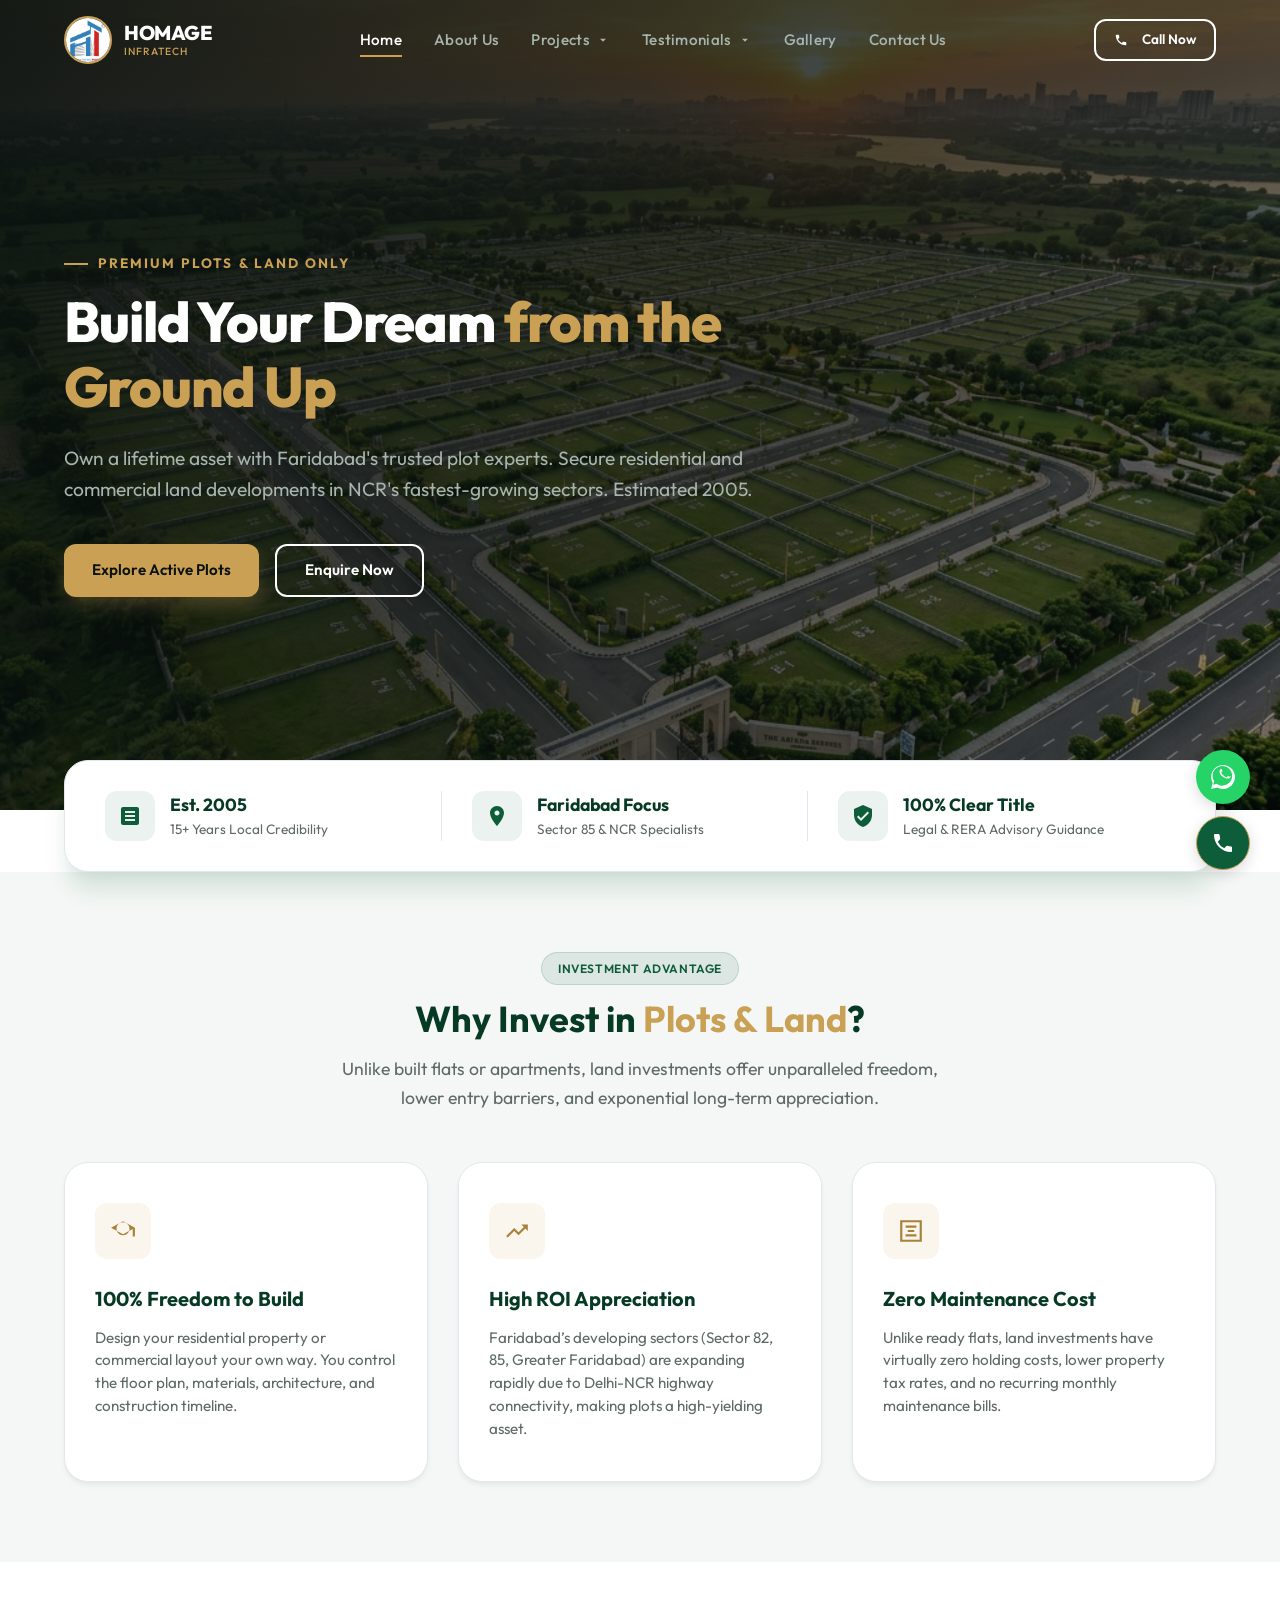
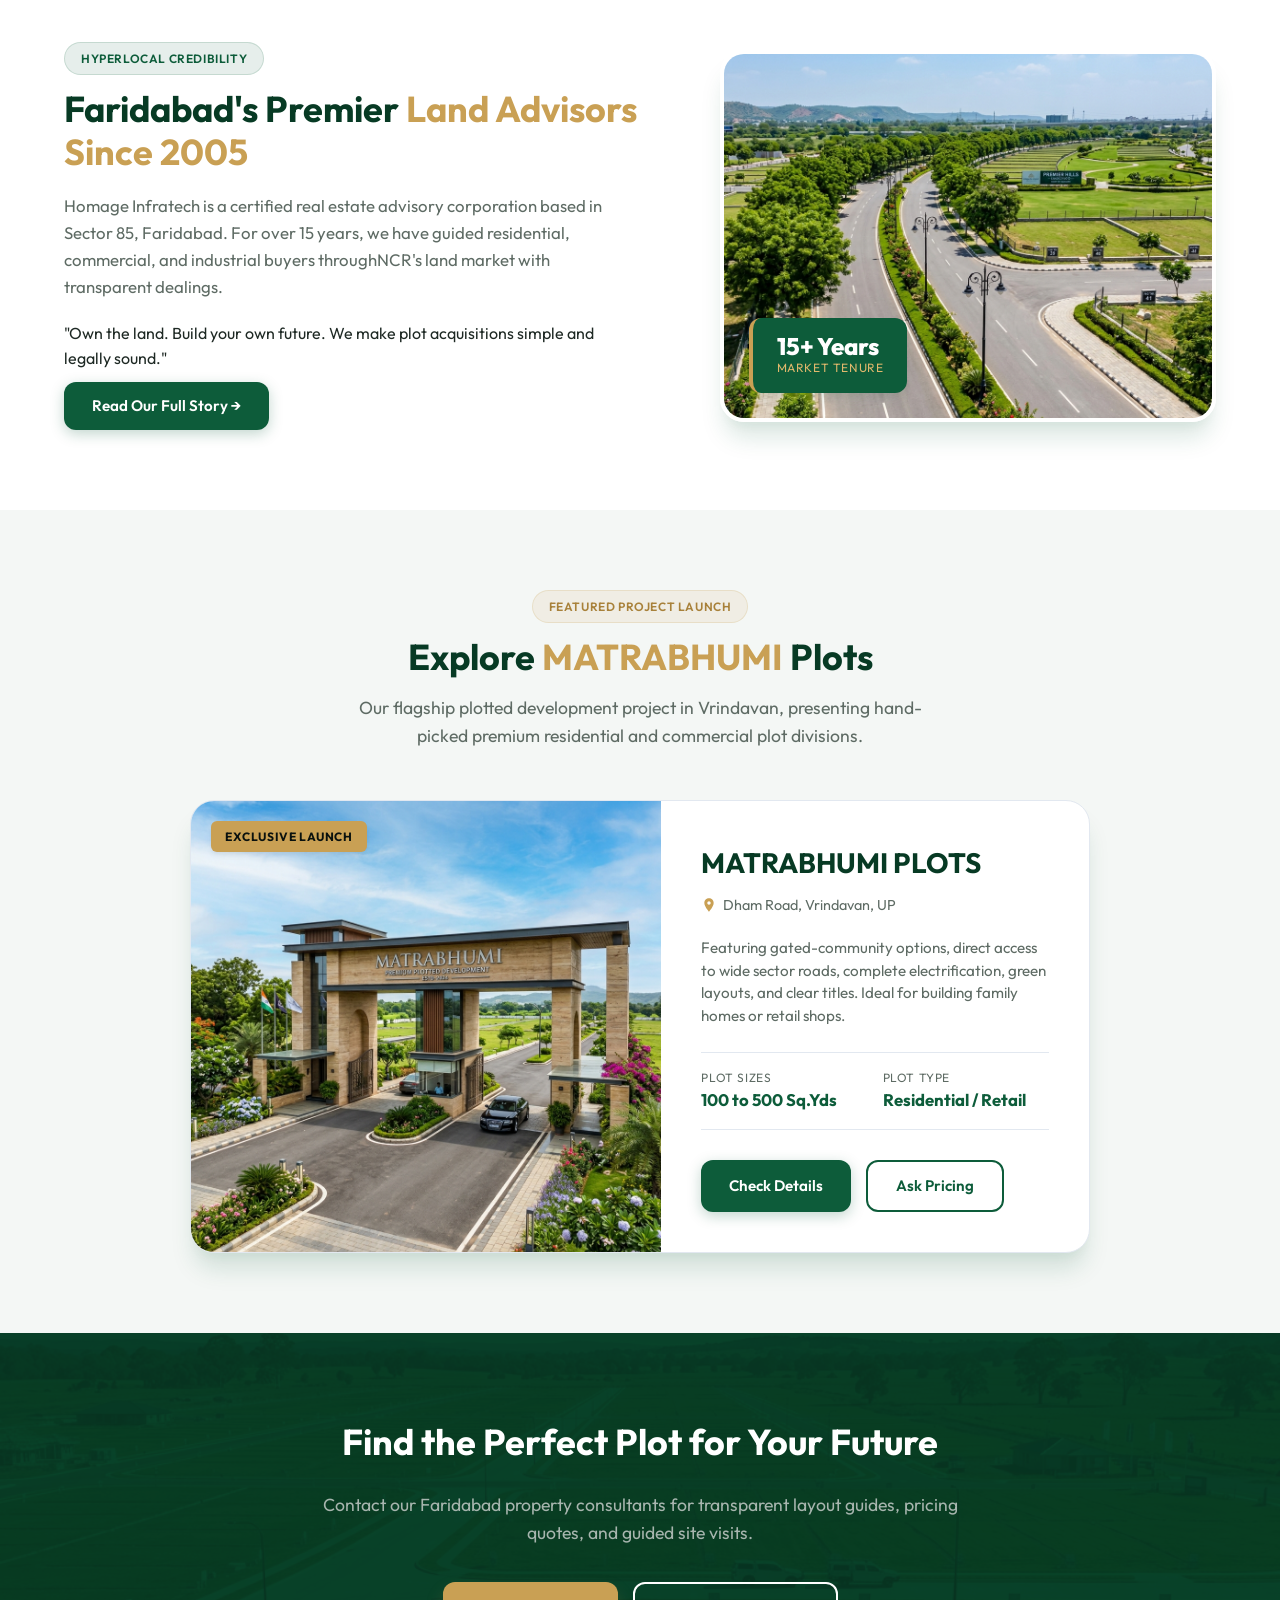
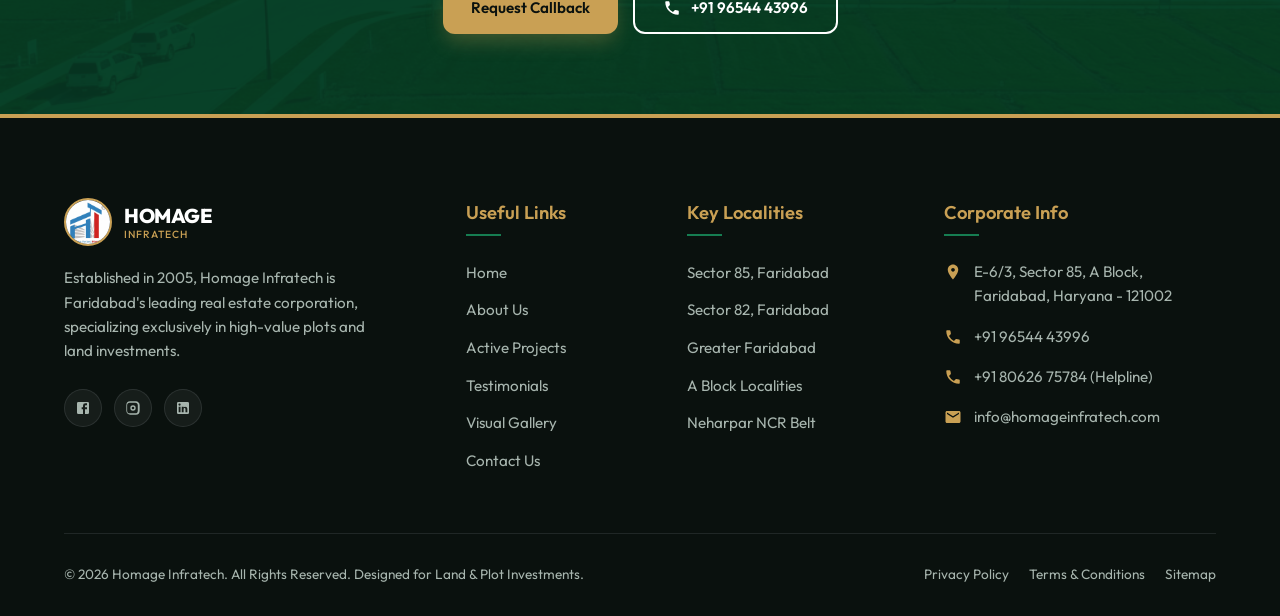
<file: index.html>
<!DOCTYPE html>
<html lang="en">

<head>
  <meta charset="UTF-8">
  <meta name="viewport" content="width=device-width, initial-scale=1.0">

  <!-- SEO Meta Tags -->
  <title>Plots for Sale in Faridabad | Homage Infratech (Est. 2005)</title>
  <meta name="description"
    content="Certified real estate experts in Faridabad offering premium residential and commercial plots. Over 15 years of trusted land sale advisory. Own the land, build your future.">
  <meta name="keywords"
    content="plots for sale faridabad, residential land faridabad, commercial plots sector 85, homage infratech, matrabhumi plots faridabad, land investment NCR">

  <!-- Open Graph / Social Tags -->
  <meta property="og:title" content="Plots for Sale in Faridabad | Homage Infratech">
  <meta property="og:description"
    content="Premium residential and commercial plots in Faridabad. Est. 2005 with 15+ years of trusted advisory in NCR land sales.">
  <meta property="og:image" content="assets/images/hero_background.png">
  <meta property="og:type" content="website">

  <!-- Stylesheets -->
  <link rel="stylesheet" href="assets/css/style.css">
  <link rel="stylesheet" href="assets/css/home.css">
</head>

<body data-page="home">

  <!-- --- HEADER / NAVBAR --- -->
  <header class="header">
    <div class="container nav-container">
      <a href="index.html" class="logo">
        <img src="assets/images/logo.png" alt="Homage Infratech Logo" class="logo-img">
        <div class="logo-text">
          HOMAGE
          <span class="sub">INFRATECH</span>
        </div>
      </a>

      <nav>
        <ul class="nav-menu">
          <li><a href="index.html" class="nav-link" data-link="home">Home</a></li>
          <li><a href="about-us/index.html" class="nav-link" data-link="about">About Us</a></li>
          <li class="nav-dropdown-wrap">
            <a href="projects/index.html" class="nav-link nav-link-dropdown" data-link="projects">
              Projects
              <svg class="dropdown-arrow" viewBox="0 0 24 24">
                <path d="M7 10l5 5 5-5z" />
              </svg>
            </a>
            <ul class="nav-dropdown-menu">
              <li class="nav-submenu-wrap">
                <a class="nav-submenu-title">
                  Residential
                  <svg class="submenu-arrow" viewBox="0 0 24 24">
                    <path d="M8.59 16.59L13.17 12 8.59 7.41 10 6l6 6-6 6-1.41-1.41z" />
                  </svg>
                </a>
                <ul class="nav-submenu">
                  <li><a href="projects/index.html#gurugram">Gurugram</a></li>
                  <li><a href="projects/index.html#sohna">Sohna</a></li>
                  <li><a href="projects/index.html#faridabad">Faridabad</a></li>
                  <li><a href="projects/index.html#prithla">Prithla</a></li>
                  <li><a href="projects/index.html#palwal">Palwal</a></li>
                  <li><a href="projects/index.html#vrindavan">Vrindavan</a></li>
                  <li><a href="projects/index.html#ajeetgarh">Ajeetgarh</a></li>
                  <li><a href="projects/index.html#khatu-shyam">Khatu Shyam</a></li>
                  <li><a href="projects/index.html#garhmukteshwar">Garhmukteshwar</a></li>
                  <li><a href="projects/index.html#dholera">Dholera(GUJ)</a></li>
                </ul>
              </li>
              <li class="nav-submenu-wrap">
                <a class="nav-submenu-title">
                  Commercial
                  <svg class="submenu-arrow" viewBox="0 0 24 24">
                    <path d="M8.59 16.59L13.17 12 8.59 7.41 10 6l6 6-6 6-1.41-1.41z" />
                  </svg>
                </a>
                <ul class="nav-submenu">
                  <li><a href="projects/index.html#gurugram">Gurugram</a></li>
                  <li><a href="projects/index.html#faridabad">Faridabad</a></li>
                  <li><a href="projects/index.html#vrindavan">Vrindavan</a></li>
                  <li><a href="projects/index.html#garhmukteshwar">Garhmukteshwar</a></li>
                </ul>
              </li>
              <li class="nav-submenu-wrap">
                <a class="nav-submenu-title">
                  Industrial
                  <svg class="submenu-arrow" viewBox="0 0 24 24">
                    <path d="M8.59 16.59L13.17 12 8.59 7.41 10 6l6 6-6 6-1.41-1.41z" />
                  </svg>
                </a>
                <ul class="nav-submenu">
                  <li><a href="projects/index.html#prithla">Prithla</a></li>
                  <li><a href="projects/index.html#palwal">Palwal</a></li>
                  <li><a href="projects/index.html#faridabad">Faridabad</a></li>
                </ul>
              </li>
              <li class="nav-submenu-wrap">
                <a class="nav-submenu-title">
                  Agricultural
                  <svg class="submenu-arrow" viewBox="0 0 24 24">
                    <path d="M8.59 16.59L13.17 12 8.59 7.41 10 6l6 6-6 6-1.41-1.41z" />
                  </svg>
                </a>
                <ul class="nav-submenu">
                  <li><a href="projects/index.html#vrindavan">Vrindavan</a></li>
                  <li><a href="projects/index.html#garhmukteshwar">Garhmukteshwar</a></li>
                  <li><a href="projects/index.html#palwal">Palwal</a></li>
                </ul>
              </li>
            </ul>
          </li>
          <li class="nav-dropdown-wrap">
            <a href="testimonials/index.html" class="nav-link nav-link-dropdown" data-link="testimonials">
              Testimonials
              <svg class="dropdown-arrow" viewBox="0 0 24 24">
                <path d="M7 10l5 5 5-5z" />
              </svg>
            </a>
            <ul class="nav-dropdown-menu">
              <li><a href="testimonials/index.html">Client Reviews</a></li>
            </ul>
          </li>
          <li><a href="gallery/index.html" class="nav-link" data-link="gallery">Gallery</a></li>
          <li><a href="contact-us/index.html" class="nav-link" data-link="contact">Contact Us</a></li>
        </ul>
      </nav>

      <div class="nav-cta">
        <a href="tel:+919654443996" class="btn btn-outline-white" style="padding: 8px 18px; font-size: 0.85rem;">
          <svg style="width: 14px; height: 14px; fill: currentColor; vertical-align: middle; margin-right: 4px;"
            viewBox="0 0 24 24">
            <path
              d="M20.01 15.38c-1.23 0-2.42-.2-3.53-.56a.977.977 0 00-1.01.24l-2.2 2.2a15.045 15.045 0 01-6.59-6.59l2.2-2.2c.28-.28.36-.67.25-1.02A11.36 11.36 0 008.5 3.99c0-.55-.45-1-1-1H4.03c-.55 0-1 .45-1 1 0 9.39 7.63 17 17 17 .55 0 1-.45 1-1v-3.59c0-.55-.45-1-1-1z" />
          </svg>
          Call Now
        </a>
      </div>

      <button class="hamburger" aria-label="Toggle Navigation Menu">
        <span></span>
        <span></span>
        <span></span>
      </button>
    </div>
  </header>

  <!-- --- HERO SECTION --- -->
  <section class="hero">
    <div class="hero-bg">
      <img src="assets/images/hero_background.png" alt="Homage Infratech Land Plots Faridabad">
    </div>
    <div class="container">
      <div class="hero-content">
        <div class="hero-tagline">Premium Plots & Land Only</div>
        <h1 class="hero-title">Build Your Dream <span>from the Ground Up</span></h1>
        <p class="hero-desc">Own a lifetime asset with Faridabad's trusted plot experts. Secure residential and
          commercial land developments in NCR's fastest-growing sectors. Estimated 2005.</p>
        <div class="hero-ctas">
          <a href="projects/index.html" class="btn btn-accent">Explore Active Plots</a>
          <a href="contact-us/index.html" class="btn btn-outline-white">Enquire Now</a>
        </div>
      </div>
    </div>
  </section>

  <!-- --- TRUST BADGES OVERLAY --- -->
  <div class="container" style="position: relative; z-index: 5;">
    <div class="trust-badges">
      <div class="trust-badges-grid">
        <div class="trust-badge-item">
          <div class="trust-badge-icon">
            <svg viewBox="0 0 24 24">
              <path
                d="M19 3H5c-1.1 0-2 .9-2 2v14c0 1.1.9 2 2 2h14c1.1 0 2-.9 2-2V5c0-1.1-.9-2-2-2zm-2 10H7v-2h10v2zm0-4H7V7h10v2zm0 8H7v-2h10v2z" />
            </svg>
          </div>
          <div class="trust-badge-info">
            <h4>Est. 2005</h4>
            <p>15+ Years Local Credibility</p>
          </div>
        </div>
        <div class="trust-badge-item">
          <div class="trust-badge-icon">
            <svg viewBox="0 0 24 24">
              <path
                d="M12 2C8.13 2 5 5.13 5 9c0 5.25 7 13 7 13s7-7.75 7-13c0-3.87-3.13-7-7-7zm0 9.5c-1.38 0-2.5-1.12-2.5-2.5s1.12-2.5 2.5-2.5 2.5 1.12 2.5 2.5-1.12 2.5-2.5 2.5z" />
            </svg>
          </div>
          <div class="trust-badge-info">
            <h4>Faridabad Focus</h4>
            <p>Sector 85 & NCR Specialists</p>
          </div>
        </div>
        <div class="trust-badge-item">
          <div class="trust-badge-icon">
            <svg viewBox="0 0 24 24">
              <path
                d="M12 1L3 5v6c0 5.55 3.84 10.74 9 12 5.16-1.26 9-6.45 9-12V5l-9-4zm-2 16l-4-4 1.41-1.41L10 14.17l6.59-6.59L18 9l-8 8z" />
            </svg>
          </div>
          <div class="trust-badge-info">
            <h4>100% Clear Title</h4>
            <p>Legal & RERA Advisory Guidance</p>
          </div>
        </div>
      </div>
    </div>
  </div>

  <!-- --- WHY LAND INVESTMENT SECTION --- -->
  <section class="why-land section-padding">
    <div class="container">
      <div class="section-title-wrap">
        <span class="badge badge-primary">Investment Advantage</span>
        <h2 class="section-title">Why Invest in <span>Plots & Land</span>?</h2>
        <p class="section-desc">Unlike built flats or apartments, land investments offer unparalleled freedom, lower
          entry barriers, and exponential long-term appreciation.</p>
      </div>

      <div class="why-land-grid">
        <div class="why-card">
          <div class="why-icon">
            <svg viewBox="0 0 24 24">
              <path d="M12 3L1 9l11 6 9-4.91V17h2V9L12 3zm0 13c-3.31 0-6-2.69-6-6s2.69-6 6-6 6 2.69 6 6-2.69 6-6 6z" />
            </svg>
          </div>
          <h3>100% Freedom to Build</h3>
          <p>Design your residential property or commercial layout your own way. You control the floor plan, materials,
            architecture, and construction timeline.</p>
        </div>

        <div class="why-card">
          <div class="why-icon">
            <svg viewBox="0 0 24 24">
              <path d="M16 6l2.29 2.29-4.88 4.88-4-4L2 16.59 3.41 18l6-6 4 4 6.3-6.29L22 12V6h-6z" />
            </svg>
          </div>
          <h3>High ROI Appreciation</h3>
          <p>Faridabad’s developing sectors (Sector 82, 85, Greater Faridabad) are expanding rapidly due to Delhi-NCR
            highway connectivity, making plots a high-yielding asset.</p>
        </div>

        <div class="why-card">
          <div class="why-icon">
            <svg viewBox="0 0 24 24">
              <path d="M22 2H2v20h20V2zm-2 18H4V4h16v16zm-5-9H9v2h6v-2zm2-4H7v2h10V7zm0 8H7v2h10v-2z" />
            </svg>
          </div>
          <h3>Zero Maintenance Cost</h3>
          <p>Unlike ready flats, land investments have virtually zero holding costs, lower property tax rates, and no
            recurring monthly maintenance bills.</p>
        </div>
      </div>
    </div>
  </section>

  <!-- --- ABOUT US TEASER --- -->
  <section class="about-teaser section-padding">
    <div class="container">
      <div class="about-teaser-grid">
        <div class="about-teaser-text">
          <span class="badge badge-primary">Hyperlocal Credibility</span>
          <h2 class="section-title" style="text-align: left; margin-bottom: 20px;">Faridabad's Premier <span>Land
              Advisors Since 2005</span></h2>
          <p style="color: var(--text-muted); margin-bottom: 20px; font-size: 1.05rem;">Homage Infratech is a certified
            real estate advisory corporation based in Sector 85, Faridabad. For over 15 years, we have guided
            residential, commercial, and industrial buyers throughNCR's land market with transparent dealings.</p>
          <div class="quote-block">
            "Own the land. Build your own future. We make plot acquisitions simple and legally sound."
          </div>
          <a href="about-us/index.html" class="btn btn-primary" style="margin-top: 10px;">Read Our Full Story →</a>
        </div>

        <div class="about-teaser-image-wrap">
          <img src="assets/images/gallery_site_2.png" alt="Homage Infratech Plot Site Location">
          <div class="about-teaser-experience">
            <h4>15+ Years</h4>
            <p>Market Tenure</p>
          </div>
        </div>
      </div>
    </div>
  </section>

  <!-- --- FEATURED PROJECT TEASER --- -->
  <section class="project-teaser section-padding">
    <div class="container">
      <div class="section-title-wrap">
        <span class="badge badge-accent">Featured Project Launch</span>
        <h2 class="section-title">Explore <span>MATRABHUMI</span> Plots</h2>
        <p class="section-desc">Our flagship plotted development project in Vrindavan, presenting hand-picked premium
          residential and commercial plot divisions.</p>
      </div>

      <div class="project-teaser-card">
        <div class="teaser-card-img">
          <span class="teaser-card-badge">Exclusive Launch</span>
          <img src="assets/images/matrabhumi_thumbnail.png" alt="Matrabhumi plotted land gateway">
        </div>
        <div class="teaser-card-content">
          <h3>MATRABHUMI PLOTS</h3>
          <div class="teaser-card-loc">
            <svg viewBox="0 0 24 24">
              <path
                d="M12 2C8.13 2 5 5.13 5 9c0 5.25 7 13 7 13s7-7.75 7-13c0-3.87-3.13-7-7-7zm0 9.5c-1.38 0-2.5-1.12-2.5-2.5s1.12-2.5 2.5-2.5 2.5 1.12 2.5 2.5-1.12 2.5-2.5 2.5z" />
            </svg>
            Dham Road, Vrindavan, UP
          </div>
          <p class="teaser-card-desc">Featuring gated-community options, direct access to wide sector roads, complete
            electrification, green layouts, and clear titles. Ideal for building family homes or retail shops.</p>

          <div class="teaser-card-stats">
            <div class="teaser-stat-item">
              <span class="label">Plot Sizes</span>
              <span class="value">100 to 500 Sq.Yds</span>
            </div>
            <div class="teaser-stat-item">
              <span class="label">Plot Type</span>
              <span class="value">Residential / Retail</span>
            </div>
          </div>

          <div style="display: flex; gap: 15px;">
            <a href="projects/index.html" class="btn btn-primary">Check Details</a>
            <a href="contact-us/index.html?project=matrabhumi" class="btn btn-outline">Ask Pricing</a>
          </div>
        </div>
      </div>
    </div>
  </section>

  <!-- --- CTA BANNER --- -->
  <section class="cta-banner section-padding">
    <div class="cta-banner-bg">
      <img src="assets/images/gallery_site_1.png" alt="Homage Infratech land development">
    </div>
    <div class="container">
      <div class="cta-banner-content">
        <h2>Find the Perfect Plot for Your Future</h2>
        <p>Contact our Faridabad property consultants for transparent layout guides, pricing quotes, and guided site
          visits.</p>
        <div style="display: flex; justify-content: center; gap: 15px; flex-wrap: wrap;">
          <a href="contact-us/index.html" class="btn btn-accent">Request Callback</a>
          <a href="tel:+919654443996" class="btn btn-outline-white">
            <svg style="width: 18px; height: 18px; fill: currentColor;" viewBox="0 0 24 24">
              <path
                d="M20.01 15.38c-1.23 0-2.42-.2-3.53-.56a.977.977 0 00-1.01.24l-2.2 2.2a15.045 15.045 0 01-6.59-6.59l2.2-2.2c.28-.28.36-.67.25-1.02A11.36 11.36 0 008.5 3.99c0-.55-.45-1-1-1H4.03c-.55 0-1 .45-1 1 0 9.39 7.63 17 17 17 .55 0 1-.45 1-1v-3.59c0-.55-.45-1-1-1z" />
            </svg>
            +91 96544 43996
          </a>
        </div>
      </div>
    </div>
  </section>

  <!-- --- FOOTER --- -->
  <footer class="footer">
    <div class="container">
      <div class="footer-grid">
        <div class="footer-col footer-col-about">
          <a href="index.html" class="logo">
            <img src="assets/images/logo.png" alt="Homage Infratech Logo" class="logo-img">
            <div class="logo-text">
              HOMAGE
              <span class="sub" style="color: var(--accent-color);">INFRATECH</span>
            </div>
          </a>
          <p>Established in 2005, Homage Infratech is Faridabad's leading real estate corporation, specializing
            exclusively in high-value plots and land investments.</p>
          <div class="social-links">
            <a href="#" class="social-btn" aria-label="Facebook">
              <svg viewBox="0 0 24 24">
                <path
                  d="M5 3h14a2 2 0 012 2v14a2 2 0 01-2 2H5a2 2 0 01-2-2V5a2 2 0 012-2m13 2h-2.5A3.5 3.5 0 0012 8.5V11h-2v3h2v7h3v-7h3v-3h-3V9a1 1 0 011-1h2V5z" />
              </svg>
            </a>
            <a href="#" class="social-btn" aria-label="Instagram">
              <svg viewBox="0 0 24 24">
                <path
                  d="M7.8 2h8.4C19.4 2 22 4.6 22 7.8v8.4a5.8 5.8 0 01-5.8 5.8H7.8C4.6 22 2 19.4 2 16.2V7.8A5.8 5.8 0 017.8 2m-.8 2a3.8 3.8 0 00-3.8 3.8v8.4a3.8 3.8 0 003.8 3.8h8.4a3.8 3.8 0 003.8-3.8V7.8a3.8 3.8 0 00-3.8-3.8H7m5 4a4 4 0 014 4 4 4 0 01-4 4 4 4 0 01-4-4 4 4 0 014-4m0 2a2 2 0 00-2 2 2 2 0 002 2 2 2 0 002-2 2 2 0 00-2-2z" />
              </svg>
            </a>
            <a href="#" class="social-btn" aria-label="LinkedIn">
              <svg viewBox="0 0 24 24">
                <path
                  d="M19 3a2 2 0 012 2v14a2 2 0 01-2 2H5a2 2 0 01-2-2V5a2 2 0 012-2h14m-.5 15.5v-5.3a3.26 3.26 0 00-3.26-3.26c-.85 0-1.84.52-2.32 1.3v-1.11h-2.8v8.37h2.8v-4.93c0-.77.62-1.4 1.39-1.4a1.4 1.4 0 011.4 1.4v4.93h2.8M6.88 8.56a1.68 1.68 0 001.68-1.68c0-.93-.75-1.69-1.68-1.69a1.69 1.69 0 00-1.69 1.69c0 .93.76 1.68 1.69 1.68m1.39 9.94v-8.37H5.5v8.37h2.77z" />
              </svg>
            </a>
          </div>
        </div>

        <div class="footer-col">
          <h4>Useful Links</h4>
          <ul class="footer-links">
            <li><a href="index.html">Home</a></li>
            <li><a href="about-us/index.html">About Us</a></li>
            <li><a href="projects/index.html">Active Projects</a></li>
            <li><a href="testimonials/index.html">Testimonials</a></li>
            <li><a href="gallery/index.html">Visual Gallery</a></li>
            <li><a href="contact-us/index.html">Contact Us</a></li>
          </ul>
        </div>

        <div class="footer-col">
          <h4>Key Localities</h4>
          <ul class="footer-links">
            <li><a href="about-us/index.html#localities">Sector 85, Faridabad</a></li>
            <li><a href="about-us/index.html#localities">Sector 82, Faridabad</a></li>
            <li><a href="about-us/index.html#localities">Greater Faridabad</a></li>
            <li><a href="about-us/index.html#localities">A Block Localities</a></li>
            <li><a href="about-us/index.html#localities">Neharpar NCR Belt</a></li>
          </ul>
        </div>

        <div class="footer-col">
          <h4>Corporate Info</h4>
          <div class="footer-contact-info">
            <div class="footer-contact-item">
              <svg viewBox="0 0 24 24">
                <path
                  d="M12 2C8.13 2 5 5.13 5 9c0 5.25 7 13 7 13s7-7.75 7-13c0-3.87-3.13-7-7-7zm0 9.5c-1.38 0-2.5-1.12-2.5-2.5s1.12-2.5 2.5-2.5 2.5 1.12 2.5 2.5-1.12 2.5-2.5 2.5z" />
              </svg>
              <span>E-6/3, Sector 85, A Block, Faridabad, Haryana - 121002</span>
            </div>
            <div class="footer-contact-item">
              <svg viewBox="0 0 24 24">
                <path
                  d="M20.01 15.38c-1.23 0-2.42-.2-3.53-.56a.977.977 0 00-1.01.24l-2.2 2.2a15.045 15.045 0 01-6.59-6.59l2.2-2.2c.28-.28.36-.67.25-1.02A11.36 11.36 0 008.5 3.99c0-.55-.45-1-1-1H4.03c-.55 0-1 .45-1 1 0 9.39 7.63 17 17 17 .55 0 1-.45 1-1v-3.59c0-.55-.45-1-1-1z" />
              </svg>
              <a href="tel:+919654443996">+91 96544 43996</a>
            </div>
            <div class="footer-contact-item">
              <svg viewBox="0 0 24 24">
                <path
                  d="M20.01 15.38c-1.23 0-2.42-.2-3.53-.56a.977.977 0 00-1.01.24l-2.2 2.2a15.045 15.045 0 01-6.59-6.59l2.2-2.2c.28-.28.36-.67.25-1.02A11.36 11.36 0 008.5 3.99c0-.55-.45-1-1-1H4.03c-.55 0-1 .45-1 1 0 9.39 7.63 17 17 17 .55 0 1-.45 1-1v-3.59c0-.55-.45-1-1-1z" />
              </svg>
              <a href="tel:+918062675784">+91 80626 75784 (Helpline)</a>
            </div>
            <div class="footer-contact-item">
              <svg viewBox="0 0 24 24">
                <path
                  d="M20 4H4c-1.1 0-1.99.9-1.99 2L2 18c0 1.1.9 2 2 2h16c1.1 0 2-.9 2-2V6c0-1.1-.9-2-2-2zm0 4l-8 5-8-5V6l8 5 8-5v2z" />
              </svg>
              <a href="mailto:info@homageinfratech.com">info@homageinfratech.com</a>
            </div>
          </div>
        </div>
      </div>

      <div class="footer-bottom">
        <p>&copy; 2026 Homage Infratech. All Rights Reserved. Designed for Land & Plot Investments.</p>
        <div class="footer-bottom-links">
          <a href="#">Privacy Policy</a>
          <a href="#">Terms & Conditions</a>
          <a href="contact-us/index.html">Sitemap</a>
        </div>
      </div>
    </div>
  </footer>

  <!-- --- PERSISTENT FLOATING ACTIONS --- -->
  <div class="floating-actions">
    <a href="https://wa.me/919210017867?text=Hi%2C%20I%20am%20interested%20in%20residential%2Fcommercial%20plots%20with%20Homage%20Infratech."
      class="floating-btn btn-whatsapp" target="_blank" rel="noopener" aria-label="Chat on WhatsApp">
      <svg viewBox="0 0 24 24">
        <path
          d="M.057 24l1.687-6.163c-1.041-1.804-1.588-3.849-1.587-5.946C.06 5.348 5.397.01 12.008.01c3.202.001 6.212 1.246 8.477 3.514 2.266 2.268 3.507 5.28 3.505 8.484-.004 6.657-5.34 11.997-11.953 11.997-2.005-.001-3.973-.502-5.724-1.455L0 24zm6.59-4.846c1.6.95 2.766 1.488 4.793 1.489 5.38 0 9.761-4.384 9.764-9.77.001-2.61-1.015-5.064-2.862-6.914C16.495 2.11 14.043 1.09 11.43 1.09c-5.387 0-9.771 4.386-9.775 9.773-.001 2.072.547 3.537 1.542 5.263l-1.01 3.69 3.86-.967zm12.39-7.234c-.26-.13-1.532-.756-1.77-.84-.237-.085-.41-.13-.58.13-.172.26-.665.84-.814 1.01-.15.17-.297.19-.556.06-2.155-1.085-3.553-1.824-4.966-4.248-.373-.64.373-.593 1.07-1.99.07-.15.035-.28-.018-.386-.052-.105-.41-1-.56-1.37-.15-.36-.3-.31-.41-.315-.1-.005-.23-.005-.36-.005-.13 0-.34.05-.52.25-.18.2-1.02.99-1.02 2.42 0 1.43 1.04 2.81 1.18 3 1.44 1.9 3.2 2.92 5.04 3.5 1.51.48 2.37.38 2.94.3 1.08-.16 1.53-.63 1.77-1.12.24-.49.24-.91.17-1.01-.07-.1-.26-.17-.52-.3z" />
      </svg>
    </a>
    <a href="tel:+919654443996" class="floating-btn btn-call" aria-label="Call Property Advisor">
      <svg viewBox="0 0 24 24">
        <path
          d="M20.01 15.38c-1.23 0-2.42-.2-3.53-.56a.977.977 0 00-1.01.24l-2.2 2.2a15.045 15.045 0 01-6.59-6.59l2.2-2.2c.28-.28.36-.67.25-1.02A11.36 11.36 0 008.5 3.99c0-.55-.45-1-1-1H4.03c-.55 0-1 .45-1 1 0 9.39 7.63 17 17 17 .55 0 1-.45 1-1v-3.59c0-.55-.45-1-1-1z" />
      </svg>
    </a>
  </div>

  <!-- --- JAVASCRIPT --- -->
  <script src="assets/js/common.js"></script>
</body>

</html>
</file>
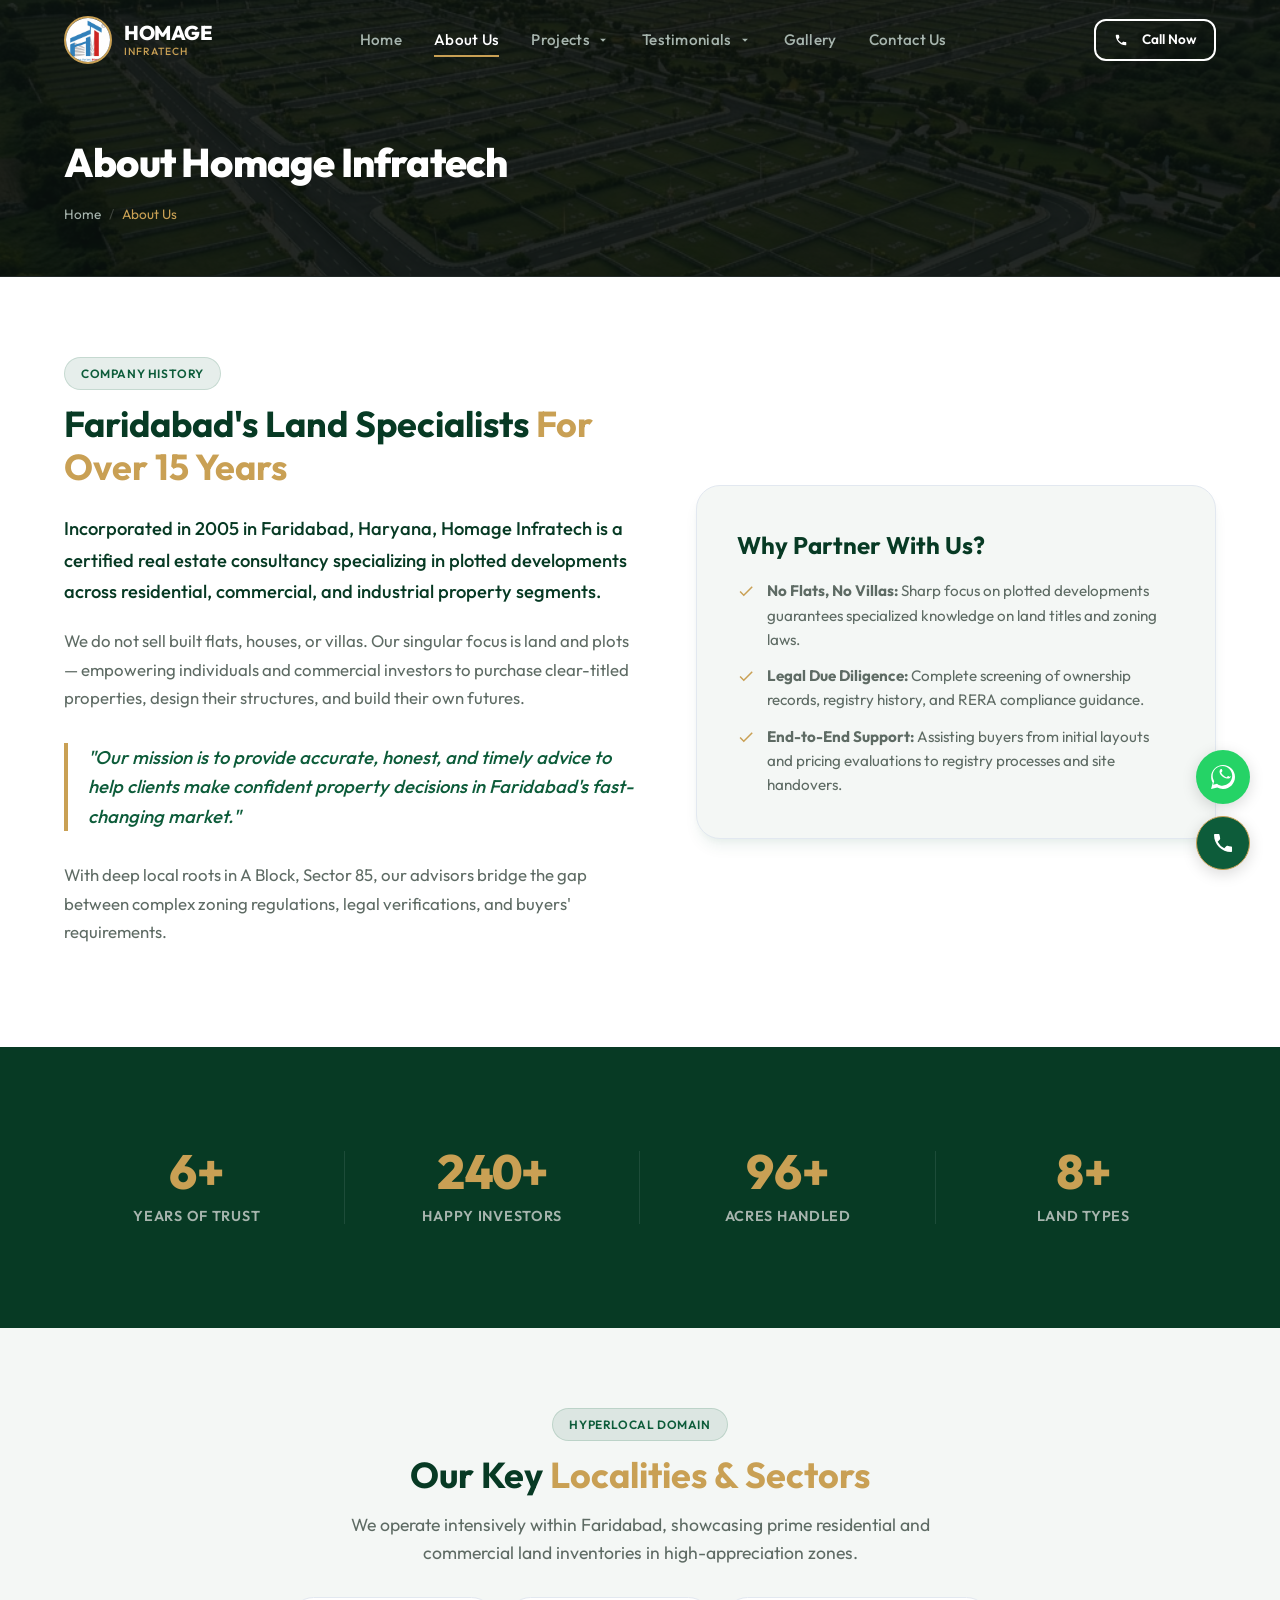
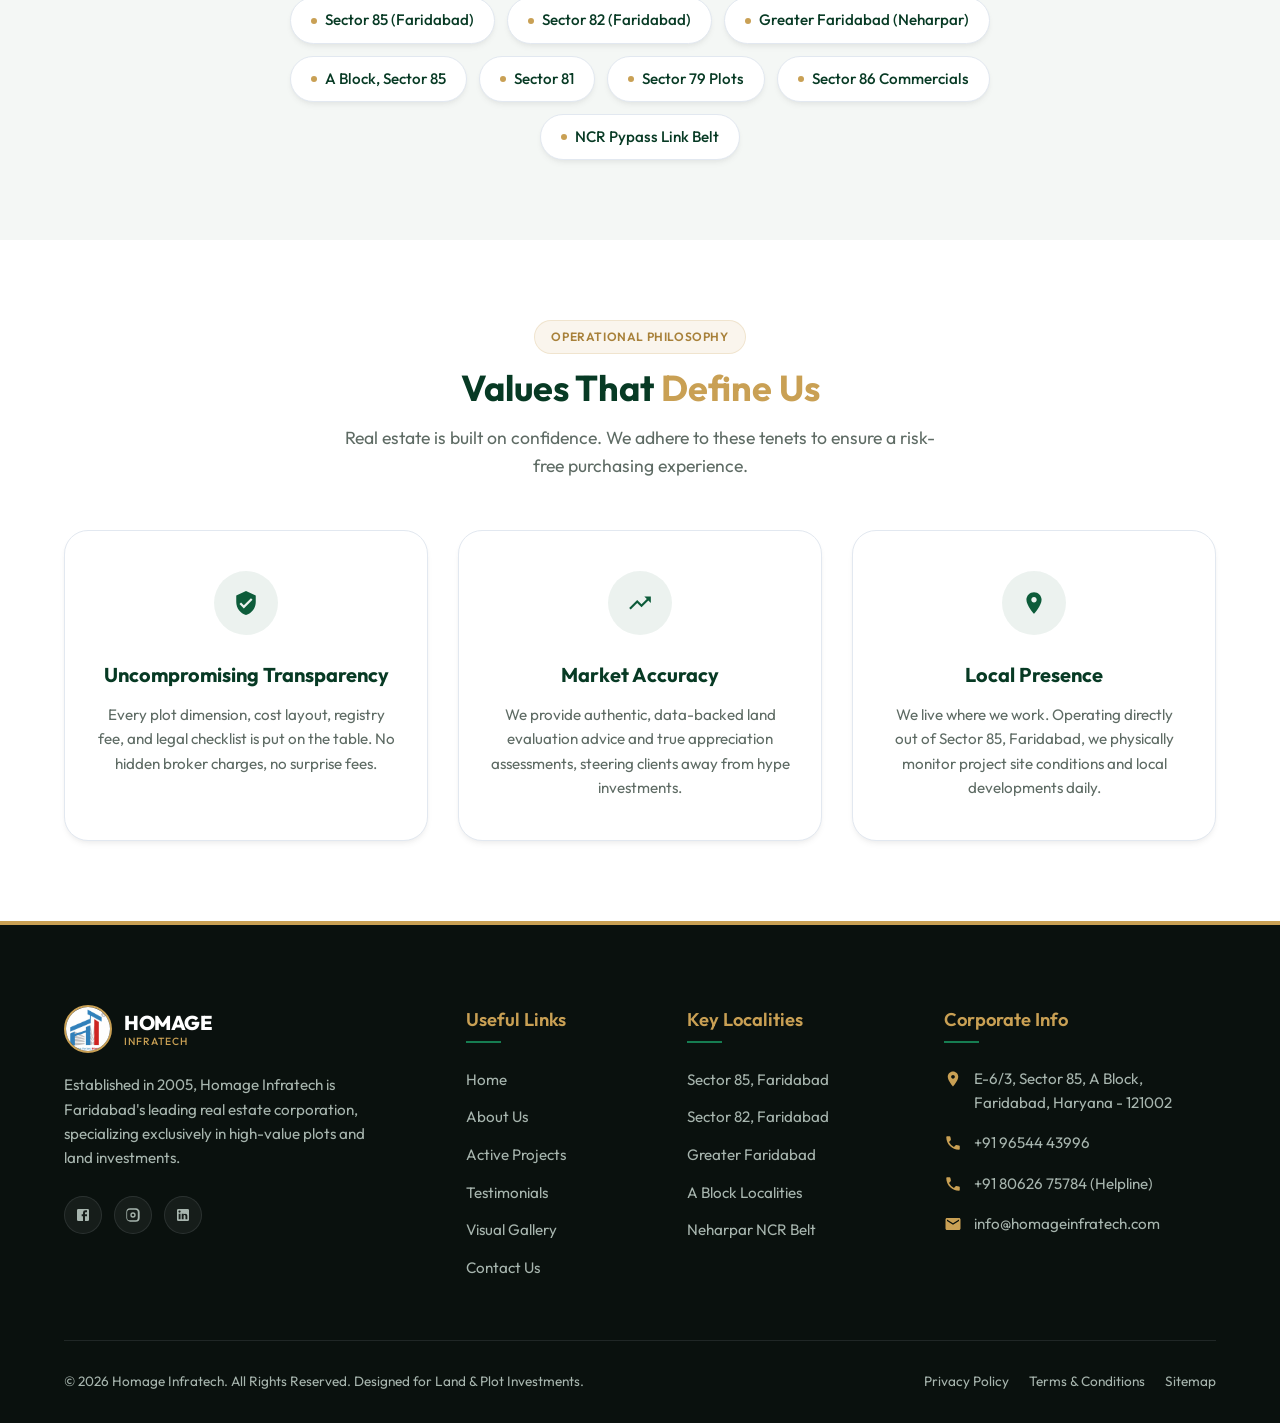
<file: about-us/index.html>
<!DOCTYPE html>
<html lang="en">
<head>
  <meta charset="UTF-8">
  <meta name="viewport" content="width=device-width, initial-scale=1.0">
  
  <!-- SEO Meta Tags -->
  <title>About Us | Homage Infratech - Faridabad Land Specialists</title>
  <meta name="description" content="Operating since 2005, Homage Infratech is a certified real estate corporation based in Faridabad, Haryana, providing expert guidance on residential and commercial plots.">
  <meta name="keywords" content="about homage infratech, real estate agent sector 85 faridabad, land brokers faridabad, NCR plot advisors">
  
  <!-- Open Graph -->
  <meta property="og:title" content="About Us | Homage Infratech">
  <meta property="og:description" content="Discover Faridabad's trusted plot advisory with 15+ years of local experience. Professional land sales advice since 2005.">
  <meta property="og:image" content="../assets/images/gallery_site_2.png">
  <meta property="og:type" content="website">
  
  <!-- Stylesheets -->
  <link rel="stylesheet" href="../assets/css/style.css">
  <link rel="stylesheet" href="../assets/css/about.css">
</head>
<body data-page="about">

  <!-- --- HEADER / NAVBAR --- -->
  <header class="header">
    <div class="container nav-container">
      <a href="../index.html" class="logo">
        <img src="../assets/images/logo.png" alt="Homage Infratech Logo" class="logo-img">
        <div class="logo-text">
          HOMAGE
          <span class="sub">INFRATECH</span>
        </div>
      </a>
      
      <nav>
        <ul class="nav-menu">
          <li><a href="../index.html" class="nav-link" data-link="home">Home</a></li>
          <li><a href="index.html" class="nav-link" data-link="about">About Us</a></li>
          <li class="nav-dropdown-wrap">
            <a href="../projects/index.html" class="nav-link nav-link-dropdown" data-link="projects">
              Projects
              <svg class="dropdown-arrow" viewBox="0 0 24 24"><path d="M7 10l5 5 5-5z"/></svg>
            </a>
            <ul class="nav-dropdown-menu">
              <li class="nav-submenu-wrap">
                <a class="nav-submenu-title">
                  Residential
                  <svg class="submenu-arrow" viewBox="0 0 24 24"><path d="M8.59 16.59L13.17 12 8.59 7.41 10 6l6 6-6 6-1.41-1.41z"/></svg>
                </a>
                <ul class="nav-submenu">
                  <li><a href="../projects/index.html#gurugram">Gurugram</a></li>
                  <li><a href="../projects/index.html#sohna">Sohna</a></li>
                  <li><a href="../projects/index.html#faridabad">Faridabad</a></li>
                  <li><a href="../projects/index.html#prithla">Prithla</a></li>
                  <li><a href="../projects/index.html#palwal">Palwal</a></li>
                  <li><a href="../projects/index.html#vrindavan">Vrindavan</a></li>
                  <li><a href="../projects/index.html#ajeetgarh">Ajeetgarh</a></li>
                  <li><a href="../projects/index.html#khatu-shyam">Khatu Shyam</a></li>
                  <li><a href="../projects/index.html#garhmukteshwar">Garhmukteshwar</a></li>
                  <li><a href="../projects/index.html#dholera">Dholera(GUJ)</a></li>
                </ul>
              </li>
              <li class="nav-submenu-wrap">
                <a class="nav-submenu-title">
                  Commercial
                  <svg class="submenu-arrow" viewBox="0 0 24 24"><path d="M8.59 16.59L13.17 12 8.59 7.41 10 6l6 6-6 6-1.41-1.41z"/></svg>
                </a>
                <ul class="nav-submenu">
                  <li><a href="../projects/index.html#gurugram">Gurugram</a></li>
                  <li><a href="../projects/index.html#faridabad">Faridabad</a></li>
                  <li><a href="../projects/index.html#vrindavan">Vrindavan</a></li>
                  <li><a href="../projects/index.html#garhmukteshwar">Garhmukteshwar</a></li>
                </ul>
              </li>
              <li class="nav-submenu-wrap">
                <a class="nav-submenu-title">
                  Industrial
                  <svg class="submenu-arrow" viewBox="0 0 24 24"><path d="M8.59 16.59L13.17 12 8.59 7.41 10 6l6 6-6 6-1.41-1.41z"/></svg>
                </a>
                <ul class="nav-submenu">
                  <li><a href="../projects/index.html#prithla">Prithla</a></li>
                  <li><a href="../projects/index.html#palwal">Palwal</a></li>
                  <li><a href="../projects/index.html#faridabad">Faridabad</a></li>
                </ul>
              </li>
              <li class="nav-submenu-wrap">
                <a class="nav-submenu-title">
                  Agricultural
                  <svg class="submenu-arrow" viewBox="0 0 24 24"><path d="M8.59 16.59L13.17 12 8.59 7.41 10 6l6 6-6 6-1.41-1.41z"/></svg>
                </a>
                <ul class="nav-submenu">
                  <li><a href="../projects/index.html#vrindavan">Vrindavan</a></li>
                  <li><a href="../projects/index.html#garhmukteshwar">Garhmukteshwar</a></li>
                  <li><a href="../projects/index.html#palwal">Palwal</a></li>
                </ul>
              </li>
            </ul>
          </li>
          <li class="nav-dropdown-wrap">
            <a href="../testimonials/index.html" class="nav-link nav-link-dropdown" data-link="testimonials">
              Testimonials
              <svg class="dropdown-arrow" viewBox="0 0 24 24"><path d="M7 10l5 5 5-5z"/></svg>
            </a>
            <ul class="nav-dropdown-menu">
              <li><a href="../testimonials/index.html">Client Reviews</a></li>
            </ul>
          </li>
          <li><a href="../gallery/index.html" class="nav-link" data-link="gallery">Gallery</a></li>
          <li><a href="../contact-us/index.html" class="nav-link" data-link="contact">Contact Us</a></li>
        </ul>
      </nav>
      
      <div class="nav-cta">
        <a href="tel:+919654443996" class="btn btn-outline-white" style="padding: 8px 18px; font-size: 0.85rem;">
          <svg style="width: 14px; height: 14px; fill: currentColor; vertical-align: middle; margin-right: 4px;" viewBox="0 0 24 24">
            <path d="M20.01 15.38c-1.23 0-2.42-.2-3.53-.56a.977.977 0 00-1.01.24l-2.2 2.2a15.045 15.045 0 01-6.59-6.59l2.2-2.2c.28-.28.36-.67.25-1.02A11.36 11.36 0 008.5 3.99c0-.55-.45-1-1-1H4.03c-.55 0-1 .45-1 1 0 9.39 7.63 17 17 17 .55 0 1-.45 1-1v-3.59c0-.55-.45-1-1-1z"/>
          </svg>
          Call Now
        </a>
      </div>
      
      <button class="hamburger" aria-label="Toggle Navigation Menu">
        <span></span>
        <span></span>
        <span></span>
      </button>
    </div>
  </header>

  <!-- --- PAGE BANNER --- -->
  <section class="page-banner">
    <div class="page-banner-bg">
      <img src="../assets/images/hero_background.png" alt="Homage Infratech background">
    </div>
    <div class="container page-banner-content">
      <h1>About Homage Infratech</h1>
      <div class="breadcrumbs">
        <a href="../index.html">Home</a>
        <span class="separator">/</span>
        <span style="color: var(--accent-color);">About Us</span>
      </div>
    </div>
  </section>

  <!-- --- BRAND NARRATIVE --- -->
  <section class="brand-narrative section-padding">
    <div class="container">
      <div class="narrative-grid">
        <div class="narrative-text">
          <span class="badge badge-primary">Company History</span>
          <h2 class="section-title" style="text-align: left; margin-bottom: 25px;">Faridabad's Land Specialists <span>For Over 15 Years</span></h2>
          <p>Incorporated in 2005 in Faridabad, Haryana, Homage Infratech is a certified real estate consultancy specializing in plotted developments across residential, commercial, and industrial property segments.</p>
          <p>We do not sell built flats, houses, or villas. Our singular focus is land and plots — empowering individuals and commercial investors to purchase clear-titled properties, design their structures, and build their own futures.</p>
          <div class="quote-block">
            "Our mission is to provide accurate, honest, and timely advice to help clients make confident property decisions in Faridabad's fast-changing market."
          </div>
          <p>With deep local roots in A Block, Sector 85, our advisors bridge the gap between complex zoning regulations, legal verifications, and buyers' requirements.</p>
        </div>
        
        <div class="narrative-visual">
          <div class="narrative-card">
            <h3>Why Partner With Us?</h3>
            <ul>
              <li>
                <svg viewBox="0 0 24 24"><path d="M9 16.17L4.83 12l-1.42 1.41L9 19 21 7l-1.41-1.41z"/></svg>
                <div>
                  <strong>No Flats, No Villas:</strong> Sharp focus on plotted developments guarantees specialized knowledge on land titles and zoning laws.
                </div>
              </li>
              <li>
                <svg viewBox="0 0 24 24"><path d="M9 16.17L4.83 12l-1.42 1.41L9 19 21 7l-1.41-1.41z"/></svg>
                <div>
                  <strong>Legal Due Diligence:</strong> Complete screening of ownership records, registry history, and RERA compliance guidance.
                </div>
              </li>
              <li>
                <svg viewBox="0 0 24 24"><path d="M9 16.17L4.83 12l-1.42 1.41L9 19 21 7l-1.41-1.41z"/></svg>
                <div>
                  <strong>End-to-End Support:</strong> Assisting buyers from initial layouts and pricing evaluations to registry processes and site handovers.
                </div>
              </li>
            </ul>
          </div>
        </div>
      </div>
    </div>
  </section>

  <!-- --- STAT COUNTERS --- -->
  <section class="stats-section section-padding">
    <div class="container">
      <div class="stats-grid">
        <div class="stat-card">
          <div class="stat-number" data-target="15" data-suffix="+">0</div>
          <div class="stat-label">Years of Trust</div>
        </div>
        <div class="stat-card">
          <div class="stat-number" data-target="500" data-suffix="+">0</div>
          <div class="stat-label">Happy Investors</div>
        </div>
        <div class="stat-card">
          <div class="stat-number" data-target="150" data-suffix="+">0</div>
          <div class="stat-label">Acres Handled</div>
        </div>
        <div class="stat-card">
          <div class="stat-number" data-target="18" data-suffix="+">0</div>
          <div class="stat-label">Land Types</div>
        </div>
      </div>
    </div>
  </section>

  <!-- --- OPERATING LOCALITIES CHIPS --- -->
  <section id="localities" class="localities-section section-padding">
    <div class="container text-center">
      <span class="badge badge-primary">Hyperlocal Domain</span>
      <h2 class="section-title">Our Key <span>Localities & Sectors</span></h2>
      <p class="section-desc">We operate intensively within Faridabad, showcasing prime residential and commercial land inventories in high-appreciation zones.</p>
      
      <div class="chips-container">
        <div class="locality-chip">Sector 85 (Faridabad)</div>
        <div class="locality-chip">Sector 82 (Faridabad)</div>
        <div class="locality-chip">Greater Faridabad (Neharpar)</div>
        <div class="locality-chip">A Block, Sector 85</div>
        <div class="locality-chip">Sector 81</div>
        <div class="locality-chip">Sector 79 Plots</div>
        <div class="locality-chip">Sector 86 Commercials</div>
        <div class="locality-chip">NCR Pypass Link Belt</div>
      </div>
    </div>
  </section>

  <!-- --- CORE VALUES --- -->
  <section class="values-section section-padding">
    <div class="container">
      <div class="section-title-wrap">
        <span class="badge badge-accent">Operational Philosophy</span>
        <h2 class="section-title">Values That <span>Define Us</span></h2>
        <p class="section-desc">Real estate is built on confidence. We adhere to these tenets to ensure a risk-free purchasing experience.</p>
      </div>
      
      <div class="values-grid">
        <div class="value-card">
          <div class="value-icon-wrap">
            <svg viewBox="0 0 24 24"><path d="M12 1L3 5v6c0 5.55 3.84 10.74 9 12 5.16-1.26 9-6.45 9-12V5l-9-4zm-2 16l-4-4 1.41-1.41L10 14.17l6.59-6.59L18 9l-8 8z"/></svg>
          </div>
          <h3>Uncompromising Transparency</h3>
          <p>Every plot dimension, cost layout, registry fee, and legal checklist is put on the table. No hidden broker charges, no surprise fees.</p>
        </div>
        
        <div class="value-card">
          <div class="value-icon-wrap">
            <svg viewBox="0 0 24 24"><path d="M16 6l2.29 2.29-4.88 4.88-4-4L2 16.59 3.41 18l6-6 4 4 6.3-6.29L22 12V6h-6z"/></svg>
          </div>
          <h3>Market Accuracy</h3>
          <p>We provide authentic, data-backed land evaluation advice and true appreciation assessments, steering clients away from hype investments.</p>
        </div>
        
        <div class="value-card">
          <div class="value-icon-wrap">
            <svg viewBox="0 0 24 24"><path d="M12 2C8.13 2 5 5.13 5 9c0 5.25 7 13 7 13s7-7.75 7-13c0-3.87-3.13-7-7-7zm0 9.5c-1.38 0-2.5-1.12-2.5-2.5s1.12-2.5 2.5-2.5 2.5 1.12 2.5 2.5-1.12 2.5-2.5 2.5z"/></svg>
          </div>
          <h3>Local Presence</h3>
          <p>We live where we work. Operating directly out of Sector 85, Faridabad, we physically monitor project site conditions and local developments daily.</p>
        </div>
      </div>
    </div>
  </section>

  <!-- --- FOOTER --- -->
  <footer class="footer">
    <div class="container">
      <div class="footer-grid">
        <div class="footer-col footer-col-about">
          <a href="../index.html" class="logo">
            <img src="../assets/images/logo.png" alt="Homage Infratech Logo" class="logo-img">
            <div class="logo-text">
              HOMAGE
              <span class="sub" style="color: var(--accent-color);">INFRATECH</span>
            </div>
          </a>
          <p>Established in 2005, Homage Infratech is Faridabad's leading real estate corporation, specializing exclusively in high-value plots and land investments.</p>
          <div class="social-links">
            <a href="#" class="social-btn" aria-label="Facebook">
              <svg viewBox="0 0 24 24"><path d="M5 3h14a2 2 0 012 2v14a2 2 0 01-2 2H5a2 2 0 01-2-2V5a2 2 0 012-2m13 2h-2.5A3.5 3.5 0 0012 8.5V11h-2v3h2v7h3v-7h3v-3h-3V9a1 1 0 011-1h2V5z"/></svg>
            </a>
            <a href="#" class="social-btn" aria-label="Instagram">
              <svg viewBox="0 0 24 24"><path d="M7.8 2h8.4C19.4 2 22 4.6 22 7.8v8.4a5.8 5.8 0 01-5.8 5.8H7.8C4.6 22 2 19.4 2 16.2V7.8A5.8 5.8 0 017.8 2m-.8 2a3.8 3.8 0 00-3.8 3.8v8.4a3.8 3.8 0 003.8 3.8h8.4a3.8 3.8 0 003.8-3.8V7.8a3.8 3.8 0 00-3.8-3.8H7m5 4a4 4 0 014 4 4 4 0 01-4 4 4 4 0 01-4-4 4 4 0 014-4m0 2a2 2 0 00-2 2 2 2 0 002 2 2 2 0 002-2 2 2 0 00-2-2z"/></svg>
            </a>
            <a href="#" class="social-btn" aria-label="LinkedIn">
              <svg viewBox="0 0 24 24"><path d="M19 3a2 2 0 012 2v14a2 2 0 01-2 2H5a2 2 0 01-2-2V5a2 2 0 012-2h14m-.5 15.5v-5.3a3.26 3.26 0 00-3.26-3.26c-.85 0-1.84.52-2.32 1.3v-1.11h-2.8v8.37h2.8v-4.93c0-.77.62-1.4 1.39-1.4a1.4 1.4 0 011.4 1.4v4.93h2.8M6.88 8.56a1.68 1.68 0 001.68-1.68c0-.93-.75-1.69-1.68-1.69a1.69 1.69 0 00-1.69 1.69c0 .93.76 1.68 1.69 1.68m1.39 9.94v-8.37H5.5v8.37h2.77z"/></svg>
            </a>
          </div>
        </div>
        
        <div class="footer-col">
          <h4>Useful Links</h4>
          <ul class="footer-links">
            <li><a href="../index.html">Home</a></li>
            <li><a href="index.html">About Us</a></li>
            <li><a href="../projects/index.html">Active Projects</a></li>
            <li><a href="../testimonials/index.html">Testimonials</a></li>
            <li><a href="../gallery/index.html">Visual Gallery</a></li>
            <li><a href="../contact-us/index.html">Contact Us</a></li>
          </ul>
        </div>
        
        <div class="footer-col">
          <h4>Key Localities</h4>
          <ul class="footer-links">
            <li><a href="#localities">Sector 85, Faridabad</a></li>
            <li><a href="#localities">Sector 82, Faridabad</a></li>
            <li><a href="#localities">Greater Faridabad</a></li>
            <li><a href="#localities">A Block Localities</a></li>
            <li><a href="#localities">Neharpar NCR Belt</a></li>
          </ul>
        </div>
        
        <div class="footer-col">
          <h4>Corporate Info</h4>
          <div class="footer-contact-info">
            <div class="footer-contact-item">
              <svg viewBox="0 0 24 24"><path d="M12 2C8.13 2 5 5.13 5 9c0 5.25 7 13 7 13s7-7.75 7-13c0-3.87-3.13-7-7-7zm0 9.5c-1.38 0-2.5-1.12-2.5-2.5s1.12-2.5 2.5-2.5 2.5 1.12 2.5 2.5-1.12 2.5-2.5 2.5z"/></svg>
              <span>E-6/3, Sector 85, A Block, Faridabad, Haryana - 121002</span>
            </div>
            <div class="footer-contact-item">
              <svg viewBox="0 0 24 24"><path d="M20.01 15.38c-1.23 0-2.42-.2-3.53-.56a.977.977 0 00-1.01.24l-2.2 2.2a15.045 15.045 0 01-6.59-6.59l2.2-2.2c.28-.28.36-.67.25-1.02A11.36 11.36 0 008.5 3.99c0-.55-.45-1-1-1H4.03c-.55 0-1 .45-1 1 0 9.39 7.63 17 17 17 .55 0 1-.45 1-1v-3.59c0-.55-.45-1-1-1z"/></svg>
              <a href="tel:+919654443996">+91 96544 43996</a>
            </div>
            <div class="footer-contact-item">
              <svg viewBox="0 0 24 24"><path d="M20.01 15.38c-1.23 0-2.42-.2-3.53-.56a.977.977 0 00-1.01.24l-2.2 2.2a15.045 15.045 0 01-6.59-6.59l2.2-2.2c.28-.28.36-.67.25-1.02A11.36 11.36 0 008.5 3.99c0-.55-.45-1-1-1H4.03c-.55 0-1 .45-1 1 0 9.39 7.63 17 17 17 .55 0 1-.45 1-1v-3.59c0-.55-.45-1-1-1z"/></svg>
              <a href="tel:+918062675784">+91 80626 75784 (Helpline)</a>
            </div>
            <div class="footer-contact-item">
              <svg viewBox="0 0 24 24"><path d="M20 4H4c-1.1 0-1.99.9-1.99 2L2 18c0 1.1.9 2 2 2h16c1.1 0 2-.9 2-2V6c0-1.1-.9-2-2-2zm0 4l-8 5-8-5V6l8 5 8-5v2z"/></svg>
              <a href="mailto:info@homageinfratech.com">info@homageinfratech.com</a>
            </div>
          </div>
        </div>
      </div>
      
      <div class="footer-bottom">
        <p>&copy; 2026 Homage Infratech. All Rights Reserved. Designed for Land & Plot Investments.</p>
        <div class="footer-bottom-links">
          <a href="#">Privacy Policy</a>
          <a href="#">Terms & Conditions</a>
          <a href="../contact-us/index.html">Sitemap</a>
        </div>
      </div>
    </div>
  </footer>

  <!-- --- PERSISTENT FLOATING ACTIONS --- -->
  <div class="floating-actions">
    <a href="https://wa.me/919210017867?text=Hi%2C%20I%20am%20interested%20in%20residential%2Fcommercial%20plots%20with%20Homage%20Infratech." class="floating-btn btn-whatsapp" target="_blank" rel="noopener" aria-label="Chat on WhatsApp">
      <svg viewBox="0 0 24 24">
        <path d="M.057 24l1.687-6.163c-1.041-1.804-1.588-3.849-1.587-5.946C.06 5.348 5.397.01 12.008.01c3.202.001 6.212 1.246 8.477 3.514 2.266 2.268 3.507 5.28 3.505 8.484-.004 6.657-5.34 11.997-11.953 11.997-2.005-.001-3.973-.502-5.724-1.455L0 24zm6.59-4.846c1.6.95 2.766 1.488 4.793 1.489 5.38 0 9.761-4.384 9.764-9.77.001-2.61-1.015-5.064-2.862-6.914C16.495 2.11 14.043 1.09 11.43 1.09c-5.387 0-9.771 4.386-9.775 9.773-.001 2.072.547 3.537 1.542 5.263l-1.01 3.69 3.86-.967zm12.39-7.234c-.26-.13-1.532-.756-1.77-.84-.237-.085-.41-.13-.58.13-.172.26-.665.84-.814 1.01-.15.17-.297.19-.556.06-2.155-1.085-3.553-1.824-4.966-4.248-.373-.64.373-.593 1.07-1.99.07-.15.035-.28-.018-.386-.052-.105-.41-1-.56-1.37-.15-.36-.3-.31-.41-.315-.1-.005-.23-.005-.36-.005-.13 0-.34.05-.52.25-.18.2-1.02.99-1.02 2.42 0 1.43 1.04 2.81 1.18 3 1.44 1.9 3.2 2.92 5.04 3.5 1.51.48 2.37.38 2.94.3 1.08-.16 1.53-.63 1.77-1.12.24-.49.24-.91.17-1.01-.07-.1-.26-.17-.52-.3z"/>
      </svg>
    </a>
    <a href="tel:+919654443996" class="floating-btn btn-call" aria-label="Call Property Advisor">
      <svg viewBox="0 0 24 24">
        <path d="M20.01 15.38c-1.23 0-2.42-.2-3.53-.56a.977.977 0 00-1.01.24l-2.2 2.2a15.045 15.045 0 01-6.59-6.59l2.2-2.2c.28-.28.36-.67.25-1.02A11.36 11.36 0 008.5 3.99c0-.55-.45-1-1-1H4.03c-.55 0-1 .45-1 1 0 9.39 7.63 17 17 17 .55 0 1-.45 1-1v-3.59c0-.55-.45-1-1-1z"/>
      </svg>
    </a>
  </div>

  <!-- --- JAVASCRIPT --- -->
  <script src="../assets/js/common.js"></script>
</body>
</html>
</file>
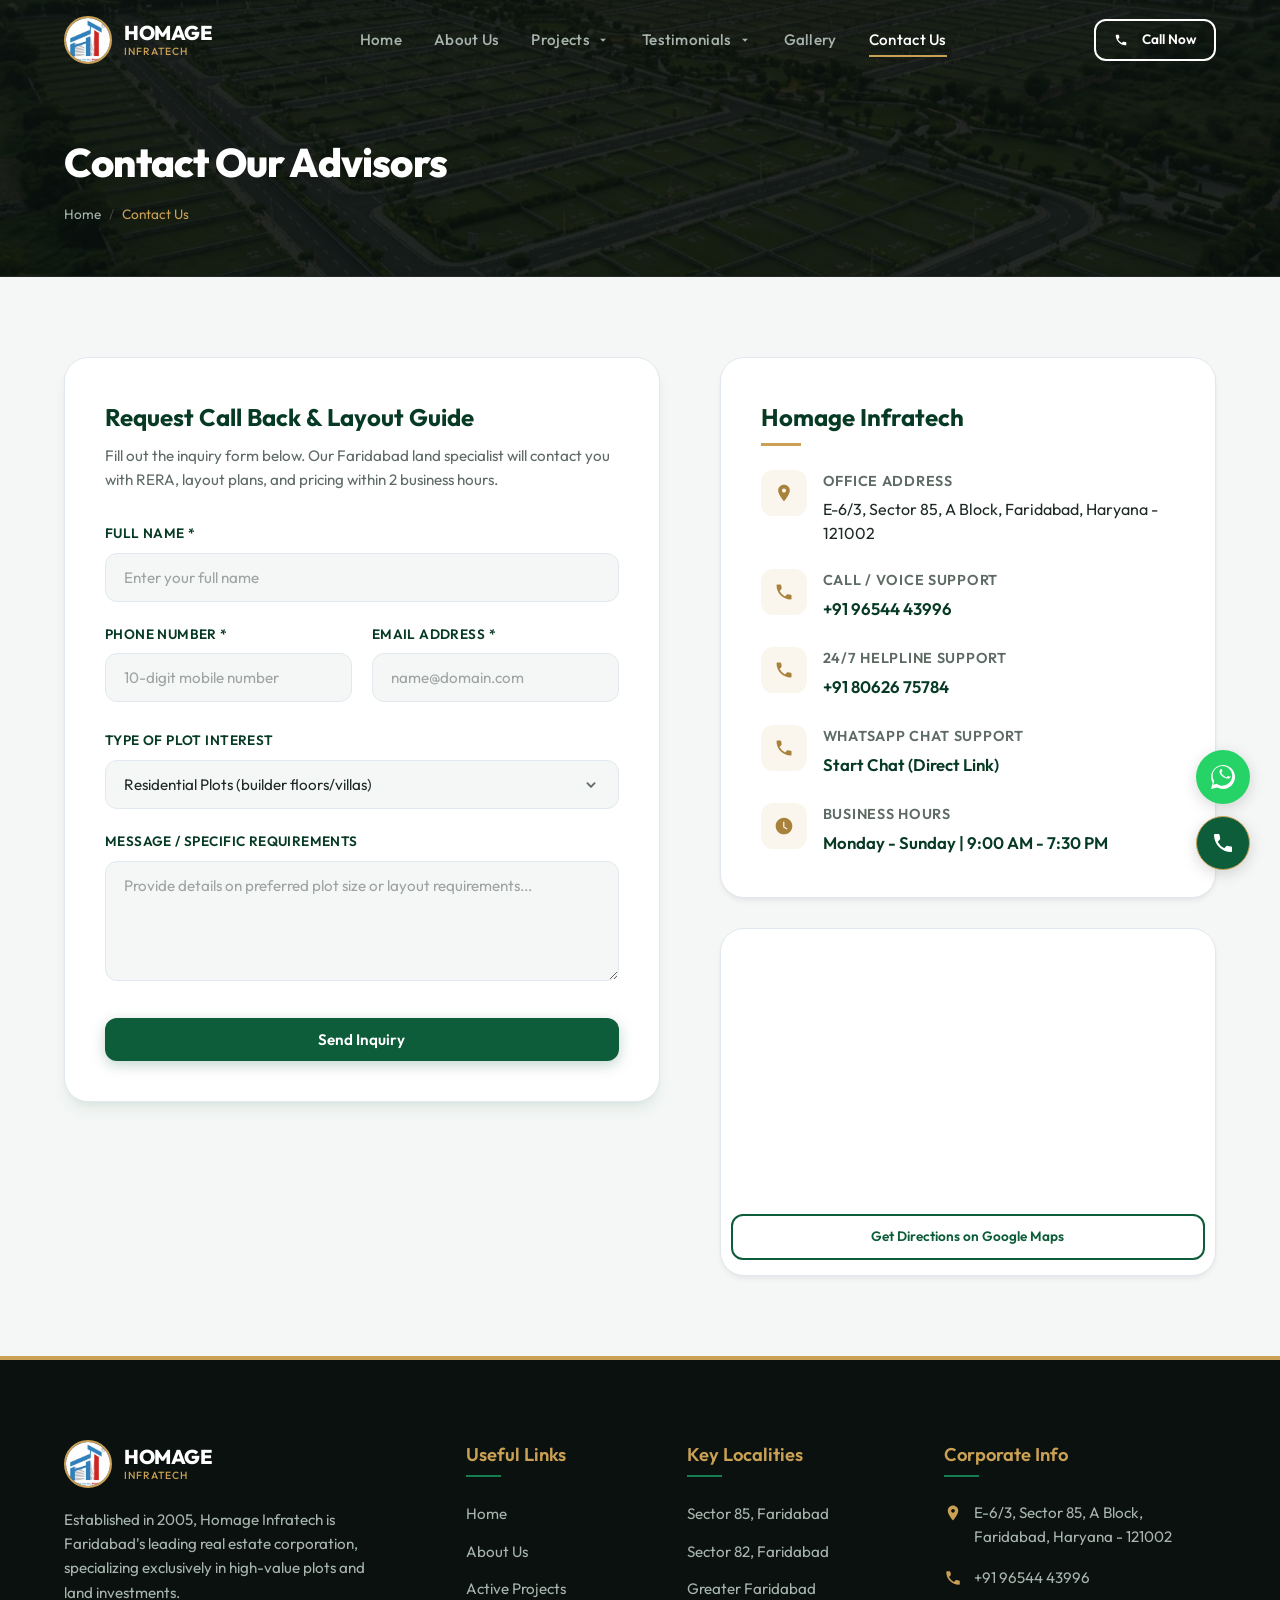
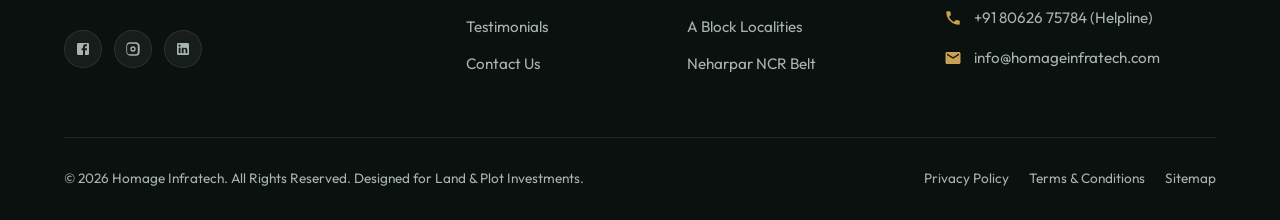
<file: contact-us/index.html>
<!DOCTYPE html>
<html lang="en">
<head>
  <meta charset="UTF-8">
  <meta name="viewport" content="width=device-width, initial-scale=1.0">
  
  <!-- SEO Meta Tags -->
  <title>Contact Us | Homage Infratech - Sector 85, Faridabad</title>
  <meta name="description" content="Get in touch with Faridabad's premier plot sales agency. Request a call, download brochure pricing, or visit our corporate office at Sector 85 A Block, Faridabad.">
  <meta name="keywords" content="contact homage infratech, phone real estate agent faridabad, sector 85 plots enquiry, buy plots faridabad contact">
  
  <!-- Open Graph -->
  <meta property="og:title" content="Contact Us | Homage Infratech">
  <meta property="og:description" content="Reach out to Homage Infratech for residential & commercial plot pricing, layouts, and site tours in Greater Faridabad.">
  <meta property="og:image" content="../assets/images/gallery_site_2.png">
  <meta property="og:type" content="website">
  
  <!-- Stylesheets -->
  <link rel="stylesheet" href="../assets/css/style.css">
  <link rel="stylesheet" href="../assets/css/contact.css">
</head>
<body data-page="contact">

  <!-- --- HEADER / NAVBAR --- -->
  <header class="header">
    <div class="container nav-container">
      <a href="../index.html" class="logo">
        <img src="../assets/images/logo.png" alt="Homage Infratech Logo" class="logo-img">
        <div class="logo-text">
          HOMAGE
          <span class="sub">INFRATECH</span>
        </div>
      </a>
      
      <nav>
        <ul class="nav-menu">
          <li><a href="../index.html" class="nav-link" data-link="home">Home</a></li>
          <li><a href="../about-us/index.html" class="nav-link" data-link="about">About Us</a></li>
          <li class="nav-dropdown-wrap">
            <a href="../projects/index.html" class="nav-link nav-link-dropdown" data-link="projects">
              Projects
              <svg class="dropdown-arrow" viewBox="0 0 24 24"><path d="M7 10l5 5 5-5z"/></svg>
            </a>
            <ul class="nav-dropdown-menu">
              <li class="nav-submenu-wrap">
                <a class="nav-submenu-title">
                  Residential
                  <svg class="submenu-arrow" viewBox="0 0 24 24"><path d="M8.59 16.59L13.17 12 8.59 7.41 10 6l6 6-6 6-1.41-1.41z"/></svg>
                </a>
                <ul class="nav-submenu">
                  <li><a href="../projects/index.html#gurugram">Gurugram</a></li>
                  <li><a href="../projects/index.html#sohna">Sohna</a></li>
                  <li><a href="../projects/index.html#faridabad">Faridabad</a></li>
                  <li><a href="../projects/index.html#prithla">Prithla</a></li>
                  <li><a href="../projects/index.html#palwal">Palwal</a></li>
                  <li><a href="../projects/index.html#vrindavan">Vrindavan</a></li>
                  <li><a href="../projects/index.html#ajeetgarh">Ajeetgarh</a></li>
                  <li><a href="../projects/index.html#khatu-shyam">Khatu Shyam</a></li>
                  <li><a href="../projects/index.html#garhmukteshwar">Garhmukteshwar</a></li>
                  <li><a href="../projects/index.html#dholera">Dholera(GUJ)</a></li>
                </ul>
              </li>
              <li class="nav-submenu-wrap">
                <a class="nav-submenu-title">
                  Commercial
                  <svg class="submenu-arrow" viewBox="0 0 24 24"><path d="M8.59 16.59L13.17 12 8.59 7.41 10 6l6 6-6 6-1.41-1.41z"/></svg>
                </a>
                <ul class="nav-submenu">
                  <li><a href="../projects/index.html#gurugram">Gurugram</a></li>
                  <li><a href="../projects/index.html#faridabad">Faridabad</a></li>
                  <li><a href="../projects/index.html#vrindavan">Vrindavan</a></li>
                  <li><a href="../projects/index.html#garhmukteshwar">Garhmukteshwar</a></li>
                </ul>
              </li>
              <li class="nav-submenu-wrap">
                <a class="nav-submenu-title">
                  Industrial
                  <svg class="submenu-arrow" viewBox="0 0 24 24"><path d="M8.59 16.59L13.17 12 8.59 7.41 10 6l6 6-6 6-1.41-1.41z"/></svg>
                </a>
                <ul class="nav-submenu">
                  <li><a href="../projects/index.html#prithla">Prithla</a></li>
                  <li><a href="../projects/index.html#palwal">Palwal</a></li>
                  <li><a href="../projects/index.html#faridabad">Faridabad</a></li>
                </ul>
              </li>
              <li class="nav-submenu-wrap">
                <a class="nav-submenu-title">
                  Agricultural
                  <svg class="submenu-arrow" viewBox="0 0 24 24"><path d="M8.59 16.59L13.17 12 8.59 7.41 10 6l6 6-6 6-1.41-1.41z"/></svg>
                </a>
                <ul class="nav-submenu">
                  <li><a href="../projects/index.html#vrindavan">Vrindavan</a></li>
                  <li><a href="../projects/index.html#garhmukteshwar">Garhmukteshwar</a></li>
                  <li><a href="../projects/index.html#palwal">Palwal</a></li>
                </ul>
              </li>
            </ul>
          </li>
          <li class="nav-dropdown-wrap">
            <a href="../testimonials/index.html" class="nav-link nav-link-dropdown" data-link="testimonials">
              Testimonials
              <svg class="dropdown-arrow" viewBox="0 0 24 24"><path d="M7 10l5 5 5-5z"/></svg>
            </a>
            <ul class="nav-dropdown-menu">
              <li><a href="../testimonials/index.html">Client Reviews</a></li>
            </ul>
          </li>
          <li><a href="../gallery/index.html" class="nav-link" data-link="gallery">Gallery</a></li>
          <li><a href="index.html" class="nav-link" data-link="contact">Contact Us</a></li>
        </ul>
      </nav>
      
      <div class="nav-cta">
        <a href="tel:+919654443996" class="btn btn-outline-white" style="padding: 8px 18px; font-size: 0.85rem;">
          <svg style="width: 14px; height: 14px; fill: currentColor; vertical-align: middle; margin-right: 4px;" viewBox="0 0 24 24">
            <path d="M20.01 15.38c-1.23 0-2.42-.2-3.53-.56a.977.977 0 00-1.01.24l-2.2 2.2a15.045 15.045 0 01-6.59-6.59l2.2-2.2c.28-.28.36-.67.25-1.02A11.36 11.36 0 008.5 3.99c0-.55-.45-1-1-1H4.03c-.55 0-1 .45-1 1 0 9.39 7.63 17 17 17 .55 0 1-.45 1-1v-3.59c0-.55-.45-1-1-1z"/>
          </svg>
          Call Now
        </a>
      </div>
      
      <button class="hamburger" aria-label="Toggle Navigation Menu">
        <span></span>
        <span></span>
        <span></span>
      </button>
    </div>
  </header>

  <!-- --- PAGE BANNER --- -->
  <section class="page-banner">
    <div class="page-banner-bg">
      <img src="../assets/images/hero_background.png" alt="Homage Infratech background">
    </div>
    <div class="container page-banner-content">
      <h1>Contact Our Advisors</h1>
      <div class="breadcrumbs">
        <a href="../index.html">Home</a>
        <span class="separator">/</span>
        <span style="color: var(--accent-color);">Contact Us</span>
      </div>
    </div>
  </section>

  <!-- --- CONTACT CONTENT GRID --- -->
  <section class="contact-section section-padding">
    <div class="container">
      <div class="contact-grid">
        
        <!-- Form Column -->
        <div class="contact-form-card">
          <h3>Request Call Back & Layout Guide</h3>
          <p>Fill out the inquiry form below. Our Faridabad land specialist will contact you with RERA, layout plans, and pricing within 2 business hours.</p>
          
          <form id="lead-form" novalidate>
            <div class="form-group">
              <label for="contact-name" class="form-label">Full Name *</label>
              <input type="text" id="contact-name" class="form-control" placeholder="Enter your full name" required>
              <span class="error-message"></span>
            </div>
            
            <div class="form-row">
              <div class="form-group">
                <label for="contact-phone" class="form-label">Phone Number *</label>
                <input type="tel" id="contact-phone" class="form-control" placeholder="10-digit mobile number" required>
                <span class="error-message"></span>
              </div>
              <div class="form-group">
                <label for="contact-email" class="form-label">Email Address *</label>
                <input type="email" id="contact-email" class="form-control" placeholder="name@domain.com" required>
                <span class="error-message"></span>
              </div>
            </div>
            
            <div class="form-group">
              <label for="contact-interest" class="form-label">Type of Plot Interest</label>
              <select id="contact-interest" class="form-control">
                <option value="residential">Residential Plots (builder floors/villas)</option>
                <option value="commercial">Commercial Plots (shop cum office / retail fronts)</option>
                <option value="general">General Land Investment Enquiry</option>
              </select>
            </div>
            
            <div class="form-group">
              <label for="contact-message" class="form-label">Message / Specific Requirements</label>
              <textarea id="contact-message" class="form-control" placeholder="Provide details on preferred plot size or layout requirements..."></textarea>
            </div>
            
            <div class="form-submit-wrap">
              <button type="submit" class="btn btn-primary btn-submit">Send Inquiry</button>
            </div>
          </form>
        </div>
        
        <!-- Details & Map Column -->
        <div class="contact-info-wrap">
          
          <!-- Corporate Details -->
          <div class="info-card">
            <h3>Homage Infratech</h3>
            <div class="info-items-list">
              <div class="info-item">
                <div class="info-icon">
                  <svg viewBox="0 0 24 24"><path d="M12 2C8.13 2 5 5.13 5 9c0 5.25 7 13 7 13s7-7.75 7-13c0-3.87-3.13-7-7-7zm0 9.5c-1.38 0-2.5-1.12-2.5-2.5s1.12-2.5 2.5-2.5 2.5 1.12 2.5 2.5-1.12 2.5-2.5 2.5z"/></svg>
                </div>
                <div class="info-text">
                  <h4>Office Address</h4>
                  <address>E-6/3, Sector 85, A Block, Faridabad, Haryana - 121002</address>
                </div>
              </div>
              
              <div class="info-item">
                <div class="info-icon">
                  <svg viewBox="0 0 24 24"><path d="M20.01 15.38c-1.23 0-2.42-.2-3.53-.56a.977.977 0 00-1.01.24l-2.2 2.2a15.045 15.045 0 01-6.59-6.59l2.2-2.2c.28-.28.36-.67.25-1.02A11.36 11.36 0 008.5 3.99c0-.55-.45-1-1-1H4.03c-.55 0-1 .45-1 1 0 9.39 7.63 17 17 17 .55 0 1-.45 1-1v-3.59c0-.55-.45-1-1-1z"/></svg>
                </div>
                <div class="info-text">
                  <h4>Call / Voice Support</h4>
                  <a href="tel:+919654443996">+91 96544 43996</a>
                </div>
              </div>
              
              <div class="info-item">
                <div class="info-icon">
                  <svg viewBox="0 0 24 24"><path d="M20.01 15.38c-1.23 0-2.42-.2-3.53-.56a.977.977 0 00-1.01.24l-2.2 2.2a15.045 15.045 0 01-6.59-6.59l2.2-2.2c.28-.28.36-.67.25-1.02A11.36 11.36 0 008.5 3.99c0-.55-.45-1-1-1H4.03c-.55 0-1 .45-1 1 0 9.39 7.63 17 17 17 .55 0 1-.45 1-1v-3.59c0-.55-.45-1-1-1z"/></svg>
                </div>
                <div class="info-text">
                  <h4>24/7 Helpline Support</h4>
                  <a href="tel:+918062675784">+91 80626 75784</a>
                </div>
              </div>
              
              <div class="info-item">
                <div class="info-icon">
                  <svg viewBox="0 0 24 24"><path d="M20.01 15.38c-1.23 0-2.42-.2-3.53-.56a.977.977 0 00-1.01.24l-2.2 2.2a15.045 15.045 0 01-6.59-6.59l2.2-2.2c.28-.28.36-.67.25-1.02A11.36 11.36 0 008.5 3.99c0-.55-.45-1-1-1H4.03c-.55 0-1 .45-1 1 0 9.39 7.63 17 17 17 .55 0 1-.45 1-1v-3.59c0-.55-.45-1-1-1z"/></svg>
                </div>
                <div class="info-text">
                  <h4>WhatsApp Chat Support</h4>
                  <a href="https://wa.me/919210017867?text=Hi%2C%20I%20am%20interested%20in%20residential%2Fcommercial%20plots%20with%20Homage%20Infratech." target="_blank" rel="noopener">Start Chat (Direct Link)</a>
                </div>
              </div>
              
              <div class="info-item">
                <div class="info-icon">
                  <svg viewBox="0 0 24 24"><path d="M11.99 2C6.47 2 2 6.48 2 12s4.47 10 9.99 10C17.52 22 22 17.52 22 12S17.52 2 11.99 2zm3.3 14.3L11 13.5V7h1.5v5.8l3.7 2.2-.7 1.3z"/></svg>
                </div>
                <div class="info-text">
                  <h4>Business Hours</h4>
                  <p>Monday - Sunday | 9:00 AM - 7:30 PM</p>
                </div>
              </div>
            </div>
          </div>
          
          <!-- Map Card -->
          <div class="map-card">
            <div class="map-container">
              <iframe src="https://maps.google.com/maps?q=28.408408899823808,77.35677854470863&z=17&output=embed" loading="lazy" referrerpolicy="no-referrer-when-downgrade" title="Homage Infratech GPS Map Location"></iframe>
            </div>
            <div style="padding: 15px 0 5px 0;">
              <a href="https://maps.app.goo.gl/Cn6cJvXcQnNUzXr99" target="_blank" rel="noopener" class="btn btn-outline" style="width: 100%; font-size: 0.85rem; padding: 10px;">Get Directions on Google Maps</a>
            </div>
          </div>
          
        </div>
        
      </div>
    </div>
  </section>

  <!-- --- FOOTER --- -->
  <footer class="footer">
    <div class="container">
      <div class="footer-grid">
        <div class="footer-col footer-col-about">
          <a href="../index.html" class="logo">
            <img src="../assets/images/logo.png" alt="Homage Infratech Logo" class="logo-img">
            <div class="logo-text">
              HOMAGE
              <span class="sub" style="color: var(--accent-color);">INFRATECH</span>
            </div>
          </a>
          <p>Established in 2005, Homage Infratech is Faridabad's leading real estate corporation, specializing exclusively in high-value plots and land investments.</p>
          <div class="social-links">
            <a href="#" class="social-btn" aria-label="Facebook">
              <svg viewBox="0 0 24 24"><path d="M5 3h14a2 2 0 012 2v14a2 2 0 01-2 2H5a2 2 0 01-2-2V5a2 2 0 012-2m13 2h-2.5A3.5 3.5 0 0012 8.5V11h-2v3h2v7h3v-7h3v-3h-3V9a1 1 0 011-1h2V5z"/></svg>
            </a>
            <a href="#" class="social-btn" aria-label="Instagram">
              <svg viewBox="0 0 24 24"><path d="M7.8 2h8.4C19.4 2 22 4.6 22 7.8v8.4a5.8 5.8 0 01-5.8 5.8H7.8C4.6 22 2 19.4 2 16.2V7.8A5.8 5.8 0 017.8 2m-.8 2a3.8 3.8 0 00-3.8 3.8v8.4a3.8 3.8 0 003.8 3.8h8.4a3.8 3.8 0 003.8-3.8V7.8a3.8 3.8 0 00-3.8-3.8H7m5 4a4 4 0 014 4 4 4 0 01-4 4 4 4 0 01-4-4 4 4 0 014-4m0 2a2 2 0 00-2 2 2 2 0 002 2 2 2 0 002-2 2 2 0 00-2-2z"/></svg>
            </a>
            <a href="#" class="social-btn" aria-label="LinkedIn">
              <svg viewBox="0 0 24 24"><path d="M19 3a2 2 0 012 2v14a2 2 0 01-2 2H5a2 2 0 01-2-2V5a2 2 0 012-2h14m-.5 15.5v-5.3a3.26 3.26 0 00-3.26-3.26c-.85 0-1.84.52-2.32 1.3v-1.11h-2.8v8.37h2.8v-4.93c0-.77.62-1.4 1.39-1.4a1.4 1.4 0 011.4 1.4v4.93h2.8M6.88 8.56a1.68 1.68 0 001.68-1.68c0-.93-.75-1.69-1.68-1.69a1.69 1.69 0 00-1.69 1.69c0 .93.76 1.68 1.69 1.68m1.39 9.94v-8.37H5.5v8.37h2.77z"/></svg>
            </a>
          </div>
        </div>
        
        <div class="footer-col">
          <h4>Useful Links</h4>
          <ul class="footer-links">
            <li><a href="../index.html">Home</a></li>
            <li><a href="../about-us/index.html">About Us</a></li>
            <li><a href="../projects/index.html">Active Projects</a></li>
            <li><a href="../testimonials/index.html">Testimonials</a></li>
            <li><a href="index.html">Contact Us</a></li>
          </ul>
        </div>
        
        <div class="footer-col">
          <h4>Key Localities</h4>
          <ul class="footer-links">
            <li><a href="../about-us/index.html#localities">Sector 85, Faridabad</a></li>
            <li><a href="../about-us/index.html#localities">Sector 82, Faridabad</a></li>
            <li><a href="../about-us/index.html#localities">Greater Faridabad</a></li>
            <li><a href="../about-us/index.html#localities">A Block Localities</a></li>
            <li><a href="../about-us/index.html#localities">Neharpar NCR Belt</a></li>
          </ul>
        </div>
        
        <div class="footer-col">
          <h4>Corporate Info</h4>
          <div class="footer-contact-info">
            <div class="footer-contact-item">
              <svg viewBox="0 0 24 24"><path d="M12 2C8.13 2 5 5.13 5 9c0 5.25 7 13 7 13s7-7.75 7-13c0-3.87-3.13-7-7-7zm0 9.5c-1.38 0-2.5-1.12-2.5-2.5s1.12-2.5 2.5-2.5 2.5 1.12 2.5 2.5-1.12 2.5-2.5 2.5z"/></svg>
              <span>E-6/3, Sector 85, A Block, Faridabad, Haryana - 121002</span>
            </div>
            <div class="footer-contact-item">
              <svg viewBox="0 0 24 24"><path d="M20.01 15.38c-1.23 0-2.42-.2-3.53-.56a.977.977 0 00-1.01.24l-2.2 2.2a15.045 15.045 0 01-6.59-6.59l2.2-2.2c.28-.28.36-.67.25-1.02A11.36 11.36 0 008.5 3.99c0-.55-.45-1-1-1H4.03c-.55 0-1 .45-1 1 0 9.39 7.63 17 17 17 .55 0 1-.45 1-1v-3.59c0-.55-.45-1-1-1z"/></svg>
              <a href="tel:+919654443996">+91 96544 43996</a>
            </div>
            <div class="footer-contact-item">
              <svg viewBox="0 0 24 24"><path d="M20.01 15.38c-1.23 0-2.42-.2-3.53-.56a.977.977 0 00-1.01.24l-2.2 2.2a15.045 15.045 0 01-6.59-6.59l2.2-2.2c.28-.28.36-.67.25-1.02A11.36 11.36 0 008.5 3.99c0-.55-.45-1-1-1H4.03c-.55 0-1 .45-1 1 0 9.39 7.63 17 17 17 .55 0 1-.45 1-1v-3.59c0-.55-.45-1-1-1z"/></svg>
              <a href="tel:+918062675784">+91 80626 75784 (Helpline)</a>
            </div>
            <div class="footer-contact-item">
              <svg viewBox="0 0 24 24"><path d="M20 4H4c-1.1 0-1.99.9-1.99 2L2 18c0 1.1.9 2 2 2h16c1.1 0 2-.9 2-2V6c0-1.1-.9-2-2-2zm0 4l-8 5-8-5V6l8 5 8-5v2z"/></svg>
              <a href="mailto:info@homageinfratech.com">info@homageinfratech.com</a>
            </div>
          </div>
        </div>
      </div>
      
      <div class="footer-bottom">
        <p>&copy; 2026 Homage Infratech. All Rights Reserved. Designed for Land & Plot Investments.</p>
        <div class="footer-bottom-links">
          <a href="#">Privacy Policy</a>
          <a href="#">Terms & Conditions</a>
          <a href="index.html">Sitemap</a>
        </div>
      </div>
    </div>
  </footer>

  <!-- --- PERSISTENT FLOATING ACTIONS --- -->
  <div class="floating-actions">
    <a href="https://wa.me/919210017867?text=Hi%2C%20I%20am%20interested%20in%20residential%2Fcommercial%20plots%20with%20Homage%20Infratech." class="floating-btn btn-whatsapp" target="_blank" rel="noopener" aria-label="Chat on WhatsApp">
      <svg viewBox="0 0 24 24">
        <path d="M.057 24l1.687-6.163c-1.041-1.804-1.588-3.849-1.587-5.946C.06 5.348 5.397.01 12.008.01c3.202.001 6.212 1.246 8.477 3.514 2.266 2.268 3.507 5.28 3.505 8.484-.004 6.657-5.34 11.997-11.953 11.997-2.005-.001-3.973-.502-5.724-1.455L0 24zm6.59-4.846c1.6.95 2.766 1.488 4.793 1.489 5.38 0 9.761-4.384 9.764-9.77.001-2.61-1.015-5.064-2.862-6.914C16.495 2.11 14.043 1.09 11.43 1.09c-5.387 0-9.771 4.386-9.775 9.773-.001 2.072.547 3.537 1.542 5.263l-1.01 3.69 3.86-.967zm12.39-7.234c-.26-.13-1.532-.756-1.77-.84-.237-.085-.41-.13-.58.13-.172.26-.665.84-.814 1.01-.15.17-.297.19-.556.06-2.155-1.085-3.553-1.824-4.966-4.248-.373-.64.373-.593 1.07-1.99.07-.15.035-.28-.018-.386-.052-.105-.41-1-.56-1.37-.15-.36-.3-.31-.41-.315-.1-.005-.23-.005-.36-.005-.13 0-.34.05-.52.25-.18.2-1.02.99-1.02 2.42 0 1.43 1.04 2.81 1.18 3 1.44 1.9 3.2 2.92 5.04 3.5 1.51.48 2.37.38 2.94.3 1.08-.16 1.53-.63 1.77-1.12.24-.49.24-.91.17-1.01-.07-.1-.26-.17-.52-.3z"/>
      </svg>
    </a>
    <a href="tel:+919654443996" class="floating-btn btn-call" aria-label="Call Property Advisor">
      <svg viewBox="0 0 24 24">
        <path d="M20.01 15.38c-1.23 0-2.42-.2-3.53-.56a.977.977 0 00-1.01.24l-2.2 2.2a15.045 15.045 0 01-6.59-6.59l2.2-2.2c.28-.28.36-.67.25-1.02A11.36 11.36 0 008.5 3.99c0-.55-.45-1-1-1H4.03c-.55 0-1 .45-1 1 0 9.39 7.63 17 17 17 .55 0 1-.45 1-1v-3.59c0-.55-.45-1-1-1z"/>
      </svg>
    </a>
  </div>

  <!-- --- JAVASCRIPT --- -->
  <script src="../assets/js/common.js"></script>
  <script src="../assets/js/contact.js"></script>
</body>
</html>
</file>
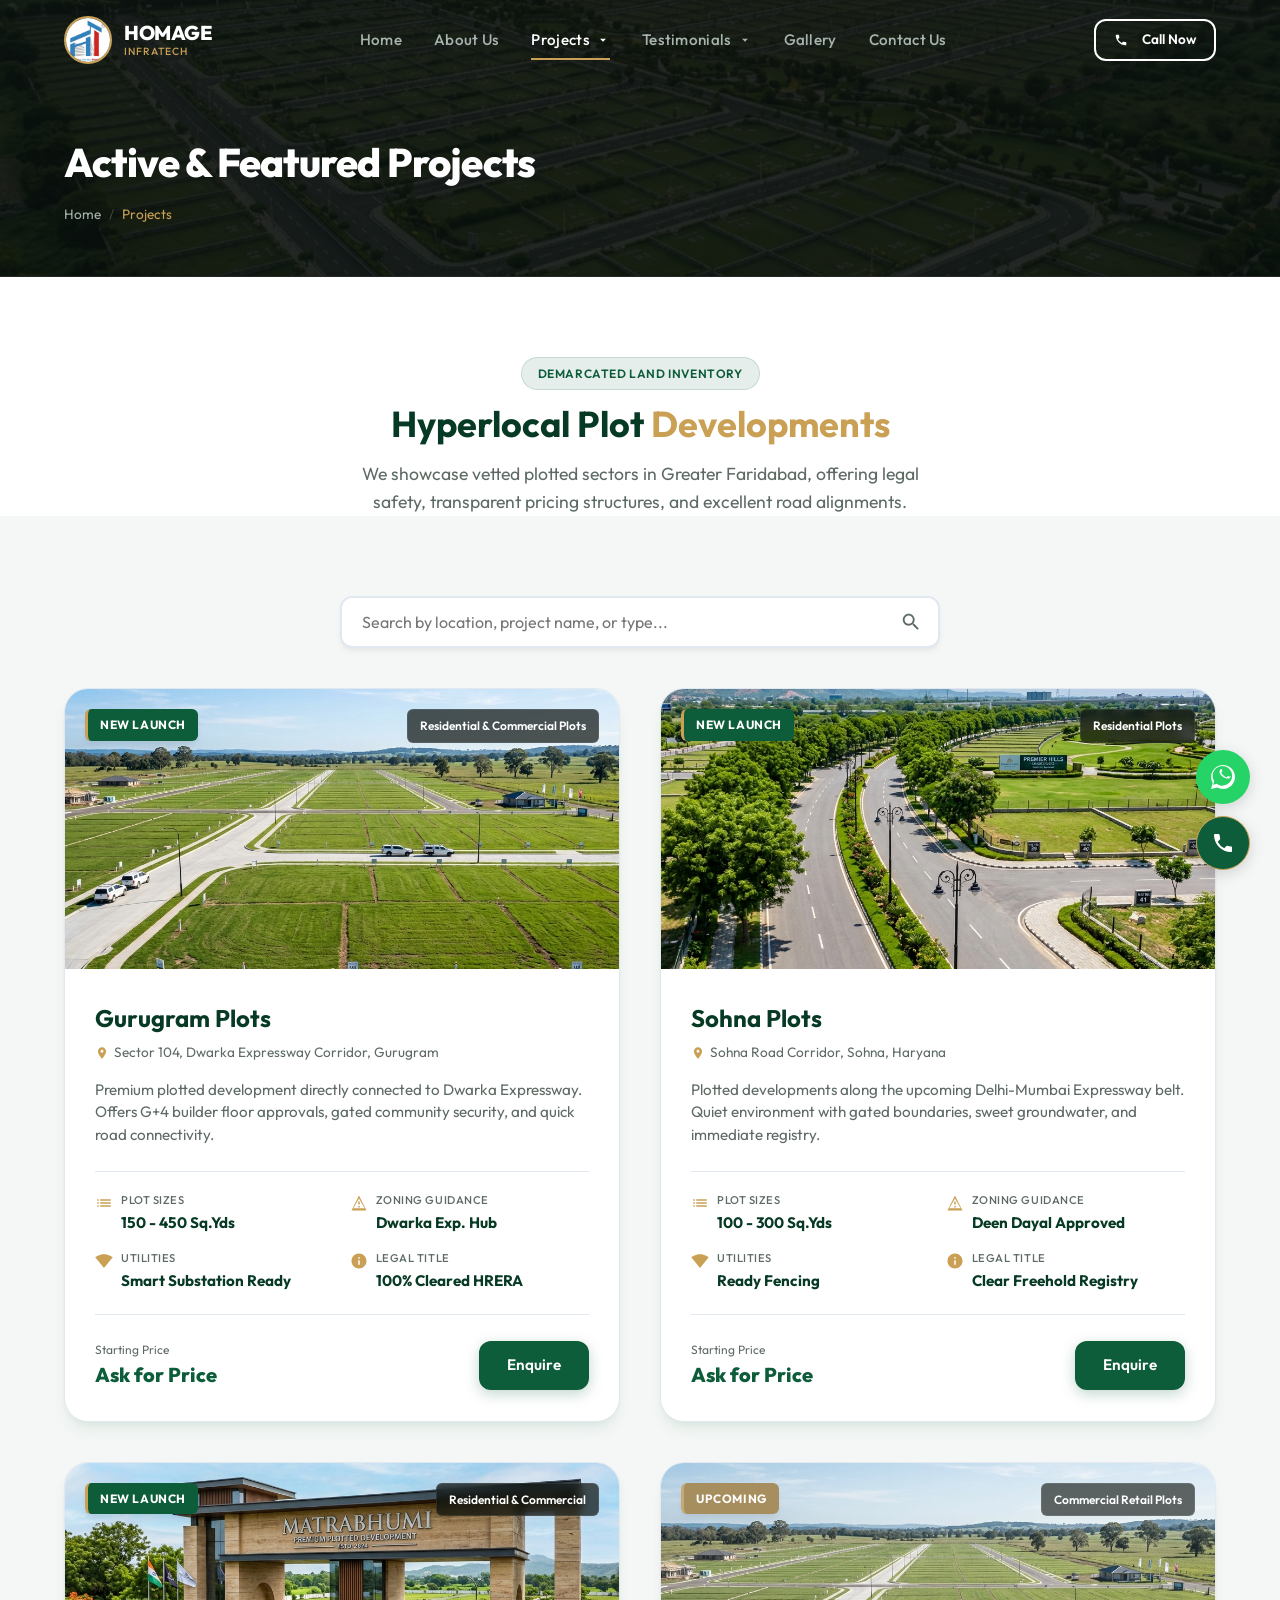
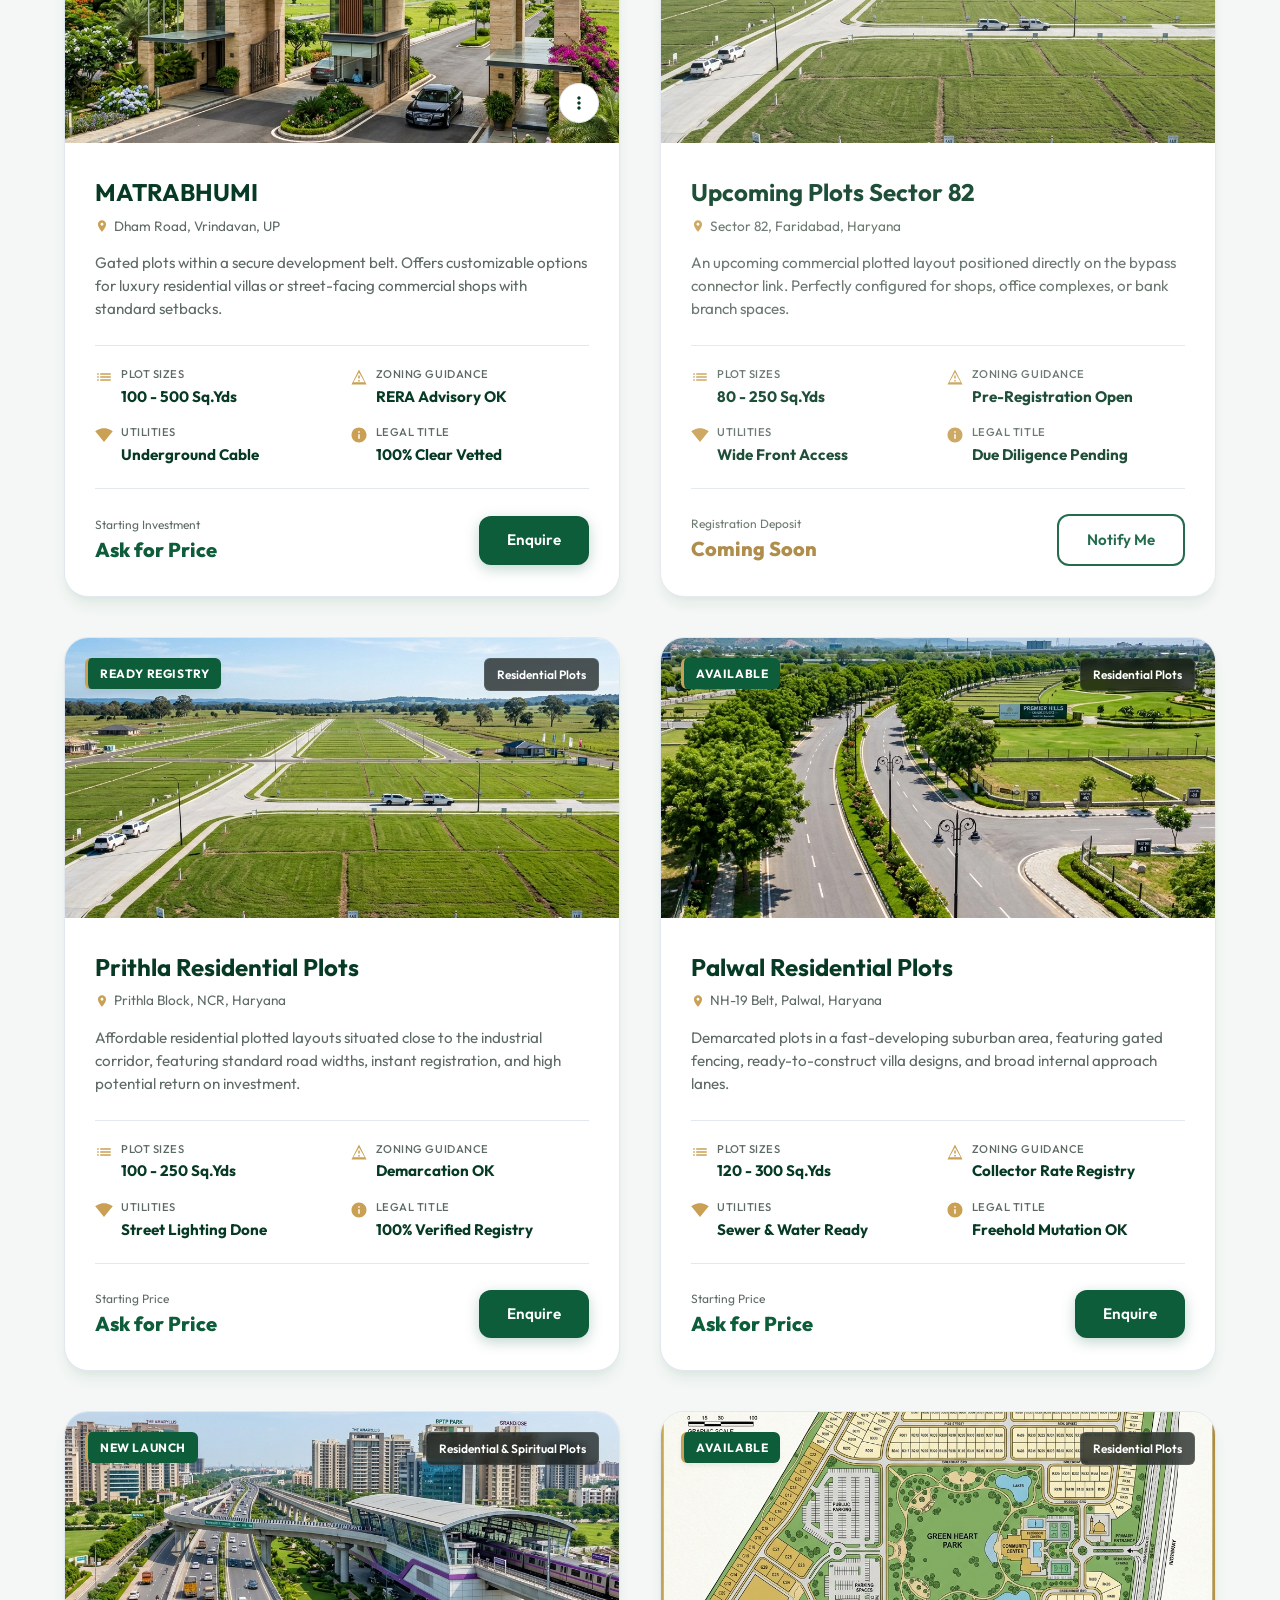
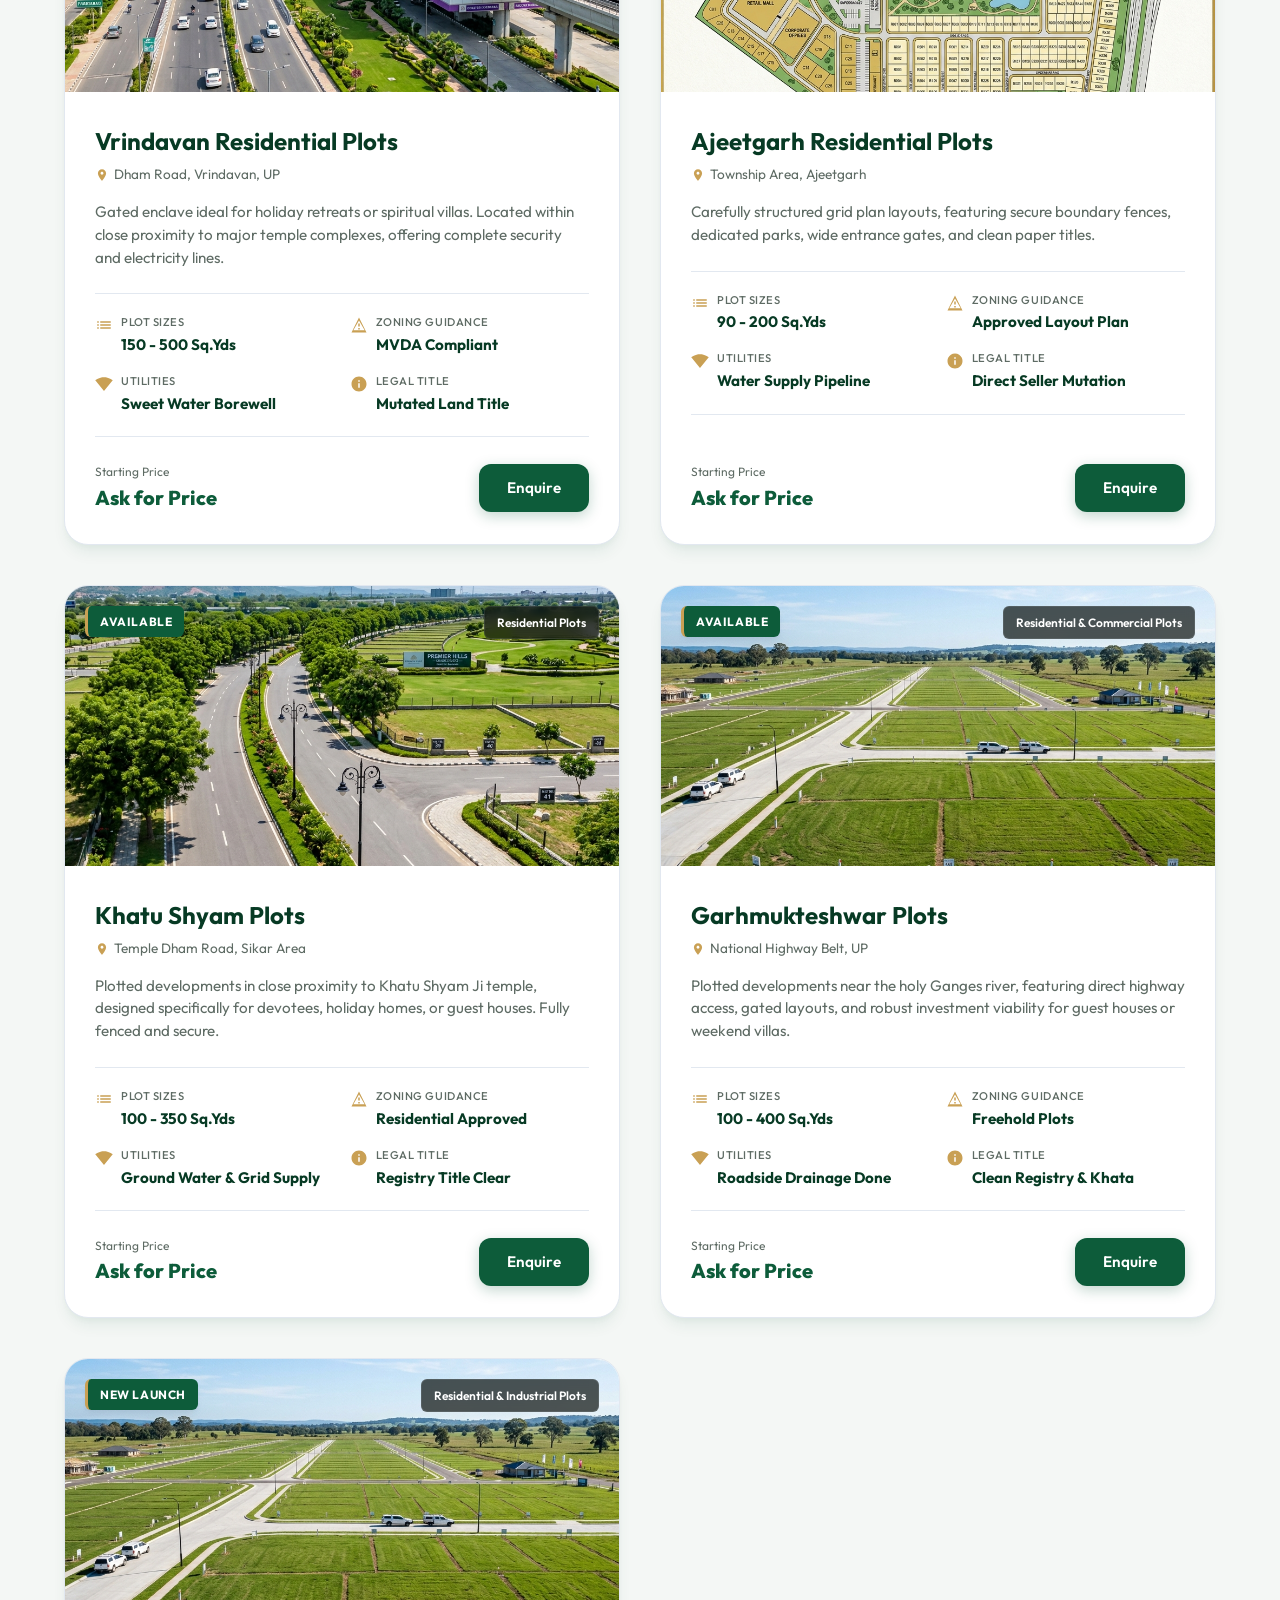
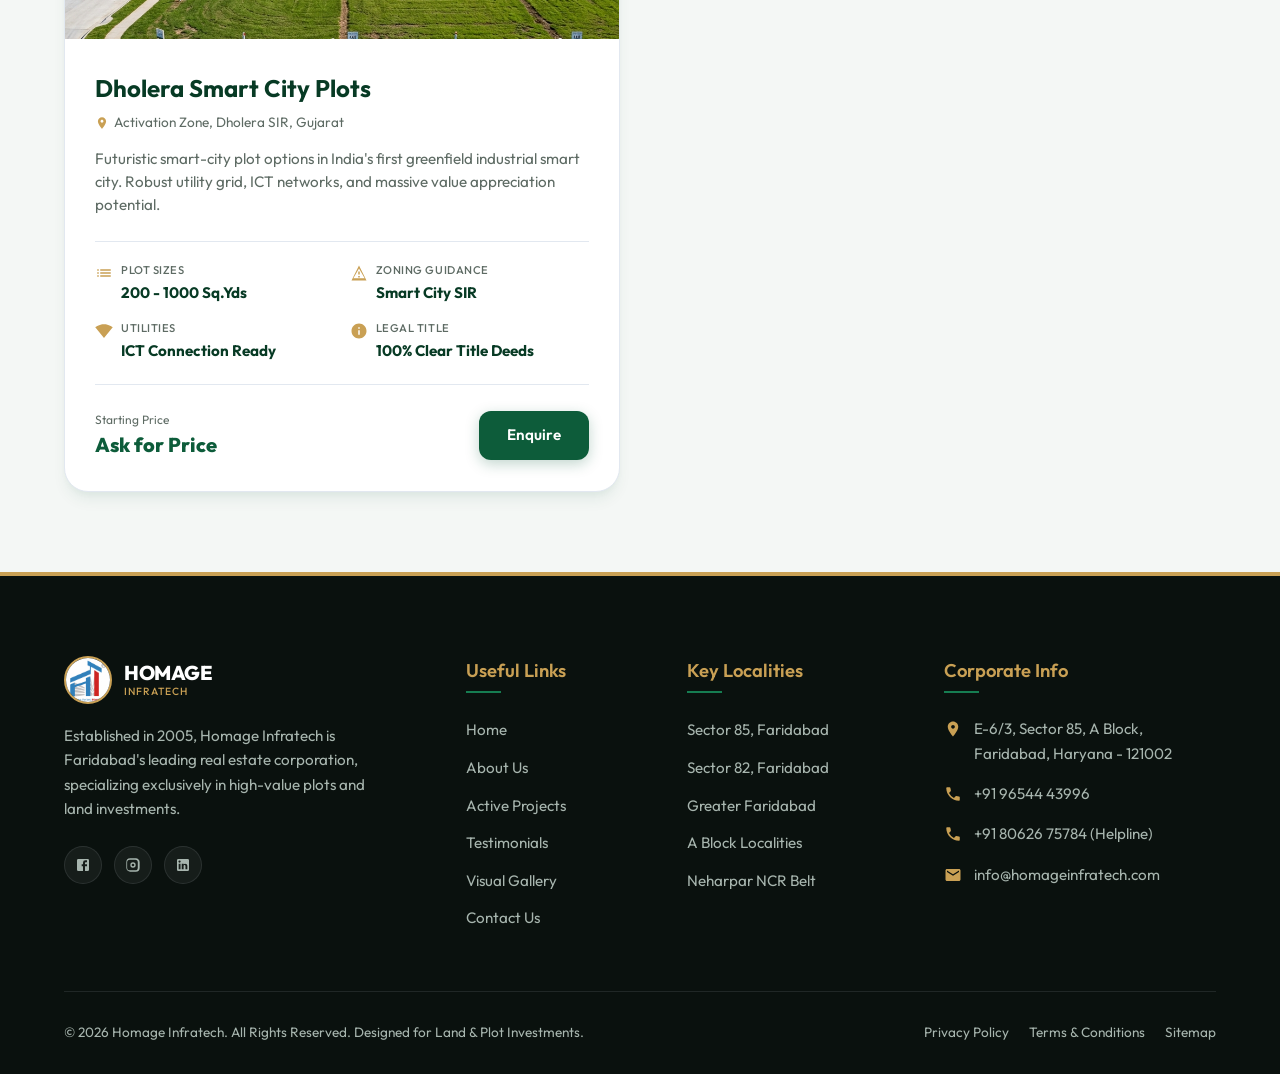
<file: projects/index.html>
<!DOCTYPE html>
<html lang="en">
<head>
  <meta charset="UTF-8">
  <meta name="viewport" content="width=device-width, initial-scale=1.0">
  
  <!-- SEO Meta Tags -->
  <title>MATRABHUMI & Active Plots | Homage Infratech</title>
  <meta name="description" content="Detailed specs for MATRABHUMI residential & retail plots in Vrindavan and other active sectors. Gated community layouts, RERA check guides, clear title deeds.">
  <meta name="keywords" content="matrabhumi plots vrindavan, land sectors vrindavan, plots vrindavan, commercial plots homage infratech">
  
  <!-- Open Graph / Facebook -->
  <meta property="og:title" content="MATRABHUMI & Active Plots | Homage Infratech">
  <meta property="og:description" content="Explore active plotted developments in Vrindavan and Greater Faridabad. View sizes, layouts, and connectivity maps for MATRABHUMI.">
  <meta property="og:image" content="../assets/images/matrabhumi_thumbnail.png">
  <meta property="og:type" content="website">
  
  <!-- Stylesheets -->
  <link rel="stylesheet" href="../assets/css/style.css">
  <link rel="stylesheet" href="../assets/css/projects.css">
</head>
<body data-page="projects">

  <!-- --- HEADER / NAVBAR --- -->
  <header class="header">
    <div class="container nav-container">
      <a href="../index.html" class="logo">
        <img src="../assets/images/logo.png" alt="Homage Infratech Logo" class="logo-img">
        <div class="logo-text">
          HOMAGE
          <span class="sub">INFRATECH</span>
        </div>
      </a>
      
      <nav>
        <ul class="nav-menu">
          <li><a href="../index.html" class="nav-link" data-link="home">Home</a></li>
          <li><a href="../about-us/index.html" class="nav-link" data-link="about">About Us</a></li>
          <li class="nav-dropdown-wrap">
            <a href="index.html" class="nav-link nav-link-dropdown" data-link="projects">
              Projects
              <svg class="dropdown-arrow" viewBox="0 0 24 24"><path d="M7 10l5 5 5-5z"/></svg>
            </a>
            <ul class="nav-dropdown-menu">
              <li class="nav-submenu-wrap">
                <a class="nav-submenu-title">
                  Residential
                  <svg class="submenu-arrow" viewBox="0 0 24 24"><path d="M8.59 16.59L13.17 12 8.59 7.41 10 6l6 6-6 6-1.41-1.41z"/></svg>
                </a>
                <ul class="nav-submenu">
                  <li><a href="#gurugram">Gurugram</a></li>
                  <li><a href="#sohna">Sohna</a></li>
                  <li><a href="#faridabad">Faridabad</a></li>
                  <li><a href="#prithla">Prithla</a></li>
                  <li><a href="#palwal">Palwal</a></li>
                  <li><a href="#vrindavan">Vrindavan</a></li>
                  <li><a href="#ajeetgarh">Ajeetgarh</a></li>
                  <li><a href="#khatu-shyam">Khatu Shyam</a></li>
                  <li><a href="#garhmukteshwar">Garhmukteshwar</a></li>
                  <li><a href="#dholera">Dholera(GUJ)</a></li>
                </ul>
              </li>
              <li class="nav-submenu-wrap">
                <a class="nav-submenu-title">
                  Commercial
                  <svg class="submenu-arrow" viewBox="0 0 24 24"><path d="M8.59 16.59L13.17 12 8.59 7.41 10 6l6 6-6 6-1.41-1.41z"/></svg>
                </a>
                <ul class="nav-submenu">
                  <li><a href="#gurugram">Gurugram</a></li>
                  <li><a href="#faridabad">Faridabad</a></li>
                  <li><a href="#vrindavan">Vrindavan</a></li>
                  <li><a href="#garhmukteshwar">Garhmukteshwar</a></li>
                </ul>
              </li>
              <li class="nav-submenu-wrap">
                <a class="nav-submenu-title">
                  Industrial
                  <svg class="submenu-arrow" viewBox="0 0 24 24"><path d="M8.59 16.59L13.17 12 8.59 7.41 10 6l6 6-6 6-1.41-1.41z"/></svg>
                </a>
                <ul class="nav-submenu">
                  <li><a href="#prithla">Prithla</a></li>
                  <li><a href="#palwal">Palwal</a></li>
                  <li><a href="#faridabad">Faridabad</a></li>
                </ul>
              </li>
              <li class="nav-submenu-wrap">
                <a class="nav-submenu-title">
                  Agricultural
                  <svg class="submenu-arrow" viewBox="0 0 24 24"><path d="M8.59 16.59L13.17 12 8.59 7.41 10 6l6 6-6 6-1.41-1.41z"/></svg>
                </a>
                <ul class="nav-submenu">
                  <li><a href="#vrindavan">Vrindavan</a></li>
                  <li><a href="#garhmukteshwar">Garhmukteshwar</a></li>
                  <li><a href="#palwal">Palwal</a></li>
                </ul>
              </li>
            </ul>
          </li>
          <li class="nav-dropdown-wrap">
            <a href="../testimonials/index.html" class="nav-link nav-link-dropdown" data-link="testimonials">
              Testimonials
              <svg class="dropdown-arrow" viewBox="0 0 24 24"><path d="M7 10l5 5 5-5z"/></svg>
            </a>
            <ul class="nav-dropdown-menu">
              <li><a href="../testimonials/index.html">Client Reviews</a></li>
            </ul>
          </li>
          <li><a href="../gallery/index.html" class="nav-link" data-link="gallery">Gallery</a></li>
          <li><a href="../contact-us/index.html" class="nav-link" data-link="contact">Contact Us</a></li>
        </ul>
      </nav>
      
      <div class="nav-cta">
        <a href="tel:+919654443996" class="btn btn-outline-white" style="padding: 8px 18px; font-size: 0.85rem;">
          <svg style="width: 14px; height: 14px; fill: currentColor; vertical-align: middle; margin-right: 4px;" viewBox="0 0 24 24">
            <path d="M20.01 15.38c-1.23 0-2.42-.2-3.53-.56a.977.977 0 00-1.01.24l-2.2 2.2a15.045 15.045 0 01-6.59-6.59l2.2-2.2c.28-.28.36-.67.25-1.02A11.36 11.36 0 008.5 3.99c0-.55-.45-1-1-1H4.03c-.55 0-1 .45-1 1 0 9.39 7.63 17 17 17 .55 0 1-.45 1-1v-3.59c0-.55-.45-1-1-1z"/>
          </svg>
          Call Now
        </a>
      </div>
      
      <button class="hamburger" aria-label="Toggle Navigation Menu">
        <span></span>
        <span></span>
        <span></span>
      </button>
    </div>
  </header>

  <!-- --- PAGE BANNER --- -->
  <section class="page-banner">
    <div class="page-banner-bg">
      <img src="../assets/images/hero_background.png" alt="Homage Infratech background">
    </div>
    <div class="container page-banner-content">
      <h1>Active & Featured Projects</h1>
      <div class="breadcrumbs">
        <a href="../index.html">Home</a>
        <span class="separator">/</span>
        <span style="color: var(--accent-color);">Projects</span>
      </div>
    </div>
  </section>

  <!-- --- INTRO SECTION --- -->
  <section class="projects-intro section-padding">
    <div class="container text-center">
      <span class="badge badge-primary">Demarcated Land Inventory</span>
      <h2 class="section-title">Hyperlocal Plot <span>Developments</span></h2>
      <p class="section-desc">We showcase vetted plotted sectors in Greater Faridabad, offering legal safety, transparent pricing structures, and excellent road alignments.</p>
    </div>
  </section>

  <!-- --- LIST SECTION --- -->
  <section class="projects-list-section section-padding">
    <div class="container">
      
      <!-- Search Bar -->
      <div class="search-container" style="margin-bottom: 40px; display: flex; justify-content: center; width: 100%;">
        <div class="search-wrapper" style="position: relative; width: 100%; max-width: 600px; display: flex; align-items: center;">
          <input type="text" id="project-search-input" placeholder="Search by location, project name, or type..." 
                 style="width: 100%; padding: 14px 45px 14px 20px; border-radius: var(--border-radius-md); border: 2px solid var(--border-color); background-color: var(--bg-white); color: var(--text-main); font-size: 1rem; box-shadow: var(--shadow-sm); transition: var(--transition-fast);">
          <svg style="position: absolute; right: 18px; width: 22px; height: 22px; fill: var(--text-muted); pointer-events: none;" viewBox="0 0 24 24">
            <path d="M15.5 14h-.79l-.28-.27C15.41 12.59 16 11.11 16 9.5 16 5.91 13.09 3 9.5 3S3 5.91 3 9.5 5.91 16 9.5 16c1.61 0 3.09-.59 4.23-1.57l.27.28v.79l5 4.99L20.49 19l-4.99-5zm-6 0C7.01 14 5 11.99 5 9.5S7.01 5 9.5 5 14 7.01 14 9.5 11.99 14 9.5 14z" />
          </svg>
        </div>
      </div>

      <div class="projects-grid">
        
        <!-- CARD: GURUGRAM -->
        <div class="project-card" id="gurugram">
          <div class="project-card-header">
            <span class="project-status-badge">New Launch</span>
            <span class="project-type-badge">Residential & Commercial Plots</span>
            <img src="../assets/images/gallery_site_1.png" alt="Gurugram plotted sector development">
          </div>
          <div class="project-card-body">
            <div class="project-card-title-wrap">
              <h3>Gurugram Plots</h3>
              <div class="project-card-loc">
                <svg viewBox="0 0 24 24"><path d="M12 2C8.13 2 5 5.13 5 9c0 5.25 7 13 7 13s7-7.75 7-13c0-3.87-3.13-7-7-7zm0 9.5c-1.38 0-2.5-1.12-2.5-2.5s1.12-2.5 2.5-2.5 2.5 1.12 2.5 2.5-1.12 2.5-2.5 2.5z"/></svg>
                Sector 104, Dwarka Expressway Corridor, Gurugram
              </div>
            </div>
            <p class="project-card-desc">Premium plotted development directly connected to Dwarka Expressway. Offers G+4 builder floor approvals, gated community security, and quick road connectivity.</p>
            <div class="project-card-features">
              <div class="feature-item">
                <svg viewBox="0 0 24 24"><path d="M3 13h2v-2H3v2zm0 4h2v-2H3v2zm0-8h2V7H3v2zm4 4h14v-2H7v2zm0 4h14v-2H7v2zm0-8h14V7H7v2z"/></svg>
                <div class="feature-info">
                  <span class="label">Plot Sizes</span>
                  <span class="value">150 - 450 Sq.Yds</span>
                </div>
              </div>
              <div class="feature-item">
                <svg viewBox="0 0 24 24"><path d="M12 2L2 22h20L12 2zm0 3.99L19.53 19H4.47L12 5.99zM13 16h-2v2h2v-2zm0-6h-2v4h2v-4z"/></svg>
                <div class="feature-info">
                  <span class="label">Zoning Guidance</span>
                  <span class="value">Dwarka Exp. Hub</span>
                </div>
              </div>
              <div class="feature-item">
                <svg viewBox="0 0 24 24"><path d="M12.01 21.49L23.64 7c-.45-.34-4.93-4-11.64-4C5.28 3 .81 6.66.36 7l11.63 14.49.01.01.01-.01z"/></svg>
                <div class="feature-info">
                  <span class="label">Utilities</span>
                  <span class="value">Smart Substation Ready</span>
                </div>
              </div>
              <div class="feature-item">
                <svg viewBox="0 0 24 24"><path d="M12 2C6.48 2 2 6.48 2 12s4.48 10 10 10 10-4.48 10-10S17.52 2 12 2zm1 15h-2v-6h2v6zm0-8h-2V7h2v2z"/></svg>
                <div class="feature-info">
                  <span class="label">Legal Title</span>
                  <span class="value">100% Cleared HRERA</span>
                </div>
              </div>
            </div>
            <div class="project-card-footer">
              <div class="project-price-wrap">
                <span class="label">Starting Price</span>
                <span class="price">Ask for Price</span>
              </div>
              <div style="display: flex; gap: 8px;">
                <a href="../contact-us/index.html?project=gurugram" class="btn btn-primary">Enquire</a>
              </div>
            </div>
          </div>
        </div>

        <!-- CARD: SOHNA -->
        <div class="project-card" id="sohna">
          <div class="project-card-header">
            <span class="project-status-badge">New Launch</span>
            <span class="project-type-badge">Residential Plots</span>
            <img src="../assets/images/gallery_site_2.png" alt="Sohna road plotted development">
          </div>
          <div class="project-card-body">
            <div class="project-card-title-wrap">
              <h3>Sohna Plots</h3>
              <div class="project-card-loc">
                <svg viewBox="0 0 24 24"><path d="M12 2C8.13 2 5 5.13 5 9c0 5.25 7 13 7 13s7-7.75 7-13c0-3.87-3.13-7-7-7zm0 9.5c-1.38 0-2.5-1.12-2.5-2.5s1.12-2.5 2.5-2.5 2.5 1.12 2.5 2.5-1.12 2.5-2.5 2.5z"/></svg>
                Sohna Road Corridor, Sohna, Haryana
              </div>
            </div>
            <p class="project-card-desc">Plotted developments along the upcoming Delhi-Mumbai Expressway belt. Quiet environment with gated boundaries, sweet groundwater, and immediate registry.</p>
            <div class="project-card-features">
              <div class="feature-item">
                <svg viewBox="0 0 24 24"><path d="M3 13h2v-2H3v2zm0 4h2v-2H3v2zm0-8h2V7H3v2zm4 4h14v-2H7v2zm0 4h14v-2H7v2zm0-8h14V7H7v2z"/></svg>
                <div class="feature-info">
                  <span class="label">Plot Sizes</span>
                  <span class="value">100 - 300 Sq.Yds</span>
                </div>
              </div>
              <div class="feature-item">
                <svg viewBox="0 0 24 24"><path d="M12 2L2 22h20L12 2zm0 3.99L19.53 19H4.47L12 5.99zM13 16h-2v2h2v-2zm0-6h-2v4h2v-4z"/></svg>
                <div class="feature-info">
                  <span class="label">Zoning Guidance</span>
                  <span class="value">Deen Dayal Approved</span>
                </div>
              </div>
              <div class="feature-item">
                <svg viewBox="0 0 24 24"><path d="M12.01 21.49L23.64 7c-.45-.34-4.93-4-11.64-4C5.28 3 .81 6.66.36 7l11.63 14.49.01.01.01-.01z"/></svg>
                <div class="feature-info">
                  <span class="label">Utilities</span>
                  <span class="value">Ready Fencing</span>
                </div>
              </div>
              <div class="feature-item">
                <svg viewBox="0 0 24 24"><path d="M12 2C6.48 2 2 6.48 2 12s4.48 10 10 10 10-4.48 10-10S17.52 2 12 2zm1 15h-2v-6h2v6zm0-8h-2V7h2v2z"/></svg>
                <div class="feature-info">
                  <span class="label">Legal Title</span>
                  <span class="value">Clear Freehold Registry</span>
                </div>
              </div>
            </div>
            <div class="project-card-footer">
              <div class="project-price-wrap">
                <span class="label">Starting Price</span>
                <span class="price">Ask for Price</span>
              </div>
              <div style="display: flex; gap: 8px;">
                <a href="../contact-us/index.html?project=sohna" class="btn btn-primary">Enquire</a>
              </div>
            </div>
          </div>
        </div>

        <!-- CARD 1: MATRABHUMI (FLAGSHIP) -->
        <div class="project-card" id="matrabhumi">
          <div class="project-card-header">
            <span class="project-status-badge">New Launch</span>
            <span class="project-type-badge">Residential & Commercial</span>
            <img src="../assets/images/matrabhumi_thumbnail.png" alt="Matrabhumi project gateway">
            
            <!-- Kebab Action menu -->
            <div class="project-action-menu-wrap">
              <button class="project-action-trigger" aria-label="Show Options">
                <svg viewBox="0 0 24 24"><path d="M12 8c1.1 0 2-.9 2-2s-.9-2-2-2-2 .9-2 2 .9 2 2 2zm0 2c-1.1 0-2 .9-2 2s.9 2 2 2 2-.9 2-2-.9-2-2-2zm0 6c-1.1 0-2 .9-2 2s.9 2 2 2 2-.9 2-2-.9-2-2-2z"/></svg>
              </button>
              <div class="project-action-dropdown">
                <button class="project-action-item btn-view-details">
                  <svg viewBox="0 0 24 24"><path d="M12 2C6.48 2 2 6.48 2 12s4.48 10 10 10 10-4.48 10-10S17.52 2 12 2zm1 15h-2v-6h2v6zm0-8h-2V7h2v2z"/></svg>
                  View Details
                </button>
                <button class="project-action-item" onclick="downloadBrochure('matrabhumi')">
                  <svg viewBox="0 0 24 24"><path d="M19.35 10.04A7.49 7.49 0 0012 4C9.11 4 6.6 5.64 5.35 8.04A5.994 5.994 0 000 14c0 3.31 2.69 6 6 6h13c2.76 0 5-2.24 5-5 0-2.64-2.05-4.78-4.65-4.96zM17 13l-5 5-5-5h3V9h4v4h3z"/></svg>
                  Download Brochure
                </button>
                <a href="../contact-us/index.html?project=matrabhumi" class="project-action-item">
                  <svg viewBox="0 0 24 24"><path d="M20 4H4c-1.1 0-1.99.9-1.99 2L2 18c0 1.1.9 2 2 2h16c1.1 0 2-.9 2-2V6c0-1.1-.9-2-2-2zm0 4l-8 5-8-5V6l8 5 8-5v2z"/></svg>
                  Enquire Now
                </a>
                <button class="project-action-item" onclick="shareProject('matrabhumi')">
                  <svg viewBox="0 0 24 24"><path d="M18 16.08c-.76 0-1.44.3-1.96.77L8.91 12.7c.05-.23.09-.46.09-.7s-.04-.47-.09-.7l7.05-4.11c.54.5 1.25.81 2.04.81 1.66 0 3-1.34 3-3s-1.34-3-3-3-3 1.34-3 3c0 .24.04.47.09.7L8.04 9.81C7.5 9.31 6.79 9 6 9c-1.66 0-3 1.34-3 3s1.34 3 3 3c.79 0 1.5-.31 2.04-.81l7.12 4.16c-.05.21-.08.43-.08.65 0 1.61 1.31 2.92 2.92 2.92 1.61 0 2.92-1.31 2.92-2.92s-1.31-2.92-2.92-2.92z"/></svg>
                  Share Layout
                </button>
              </div>
            </div>
          </div>
          <div class="project-card-body">
            <div class="project-card-title-wrap">
              <h3>MATRABHUMI</h3>
              <div class="project-card-loc">
                <svg viewBox="0 0 24 24"><path d="M12 2C8.13 2 5 5.13 5 9c0 5.25 7 13 7 13s7-7.75 7-13c0-3.87-3.13-7-7-7zm0 9.5c-1.38 0-2.5-1.12-2.5-2.5s1.12-2.5 2.5-2.5 2.5 1.12 2.5 2.5-1.12 2.5-2.5 2.5z"/></svg>
                Dham Road, Vrindavan, UP
              </div>
            </div>
            <p class="project-card-desc">Gated plots within a secure development belt. Offers customizable options for luxury residential villas or street-facing commercial shops with standard setbacks.</p>
            
            <div class="project-card-features">
              <div class="feature-item">
                <svg viewBox="0 0 24 24"><path d="M3 13h2v-2H3v2zm0 4h2v-2H3v2zm0-8h2V7H3v2zm4 4h14v-2H7v2zm0 4h14v-2H7v2zm0-8h14V7H7v2z"/></svg>
                <div class="feature-info">
                  <span class="label">Plot Sizes</span>
                  <span class="value">100 - 500 Sq.Yds</span>
                </div>
              </div>
              <div class="feature-item">
                <svg viewBox="0 0 24 24"><path d="M12 2L2 22h20L12 2zm0 3.99L19.53 19H4.47L12 5.99zM13 16h-2v2h2v-2zm0-6h-2v4h2v-4z"/></svg>
                <div class="feature-info">
                  <span class="label">Zoning Guidance</span>
                  <span class="value">RERA Advisory OK</span>
                </div>
              </div>
              <div class="feature-item">
                <svg viewBox="0 0 24 24"><path d="M12.01 21.49L23.64 7c-.45-.34-4.93-4-11.64-4C5.28 3 .81 6.66.36 7l11.63 14.49.01.01.01-.01z"/></svg>
                <div class="feature-info">
                  <span class="label">Utilities</span>
                  <span class="value">Underground Cable</span>
                </div>
              </div>
              <div class="feature-item">
                <svg viewBox="0 0 24 24"><path d="M12 2C6.48 2 2 6.48 2 12s4.48 10 10 10 10-4.48 10-10S17.52 2 12 2zm1 15h-2v-6h2v6zm0-8h-2V7h2v2z"/></svg>
                <div class="feature-info">
                  <span class="label">Legal Title</span>
                  <span class="value">100% Clear Vetted</span>
                </div>
              </div>
            </div>
            
            <div class="project-card-footer">
              <div class="project-price-wrap">
                <span class="label">Starting Investment</span>
                <span class="price">Ask for Price</span>
              </div>
              <div style="display: flex; gap: 8px;">
                <a href="../contact-us/index.html?project=matrabhumi" class="btn btn-primary">Enquire</a>
              </div>
            </div>
          </div>
        </div>
        
        <!-- CARD 2: SECTOR 82 (COMING SOON) -->
        <div class="project-card" id="faridabad" style="opacity: 0.9;">
          <div class="project-card-header" style="filter: grayscale(0.25);">
            <span class="project-status-badge" style="background-color: var(--accent-dark);">Upcoming</span>
            <span class="project-type-badge">Commercial Retail Plots</span>
            <img src="../assets/images/gallery_site_1.png" alt="Upcoming sector 82 plots">
          </div>
          <div class="project-card-body">
            <div class="project-card-title-wrap">
              <h3>Upcoming Plots Sector 82</h3>
              <div class="project-card-loc">
                <svg viewBox="0 0 24 24"><path d="M12 2C8.13 2 5 5.13 5 9c0 5.25 7 13 7 13s7-7.75 7-13c0-3.87-3.13-7-7-7zm0 9.5c-1.38 0-2.5-1.12-2.5-2.5s1.12-2.5 2.5-2.5 2.5 1.12 2.5 2.5-1.12 2.5-2.5 2.5z"/></svg>
                Sector 82, Faridabad, Haryana
              </div>
            </div>
            <p class="project-card-desc">An upcoming commercial plotted layout positioned directly on the bypass connector link. Perfectly configured for shops, office complexes, or bank branch spaces.</p>
            
            <div class="project-card-features">
              <div class="feature-item">
                <svg viewBox="0 0 24 24"><path d="M3 13h2v-2H3v2zm0 4h2v-2H3v2zm0-8h2V7H3v2zm4 4h14v-2H7v2zm0 4h14v-2H7v2zm0-8h14V7H7v2z"/></svg>
                <div class="feature-info">
                  <span class="label">Plot Sizes</span>
                  <span class="value">80 - 250 Sq.Yds</span>
                </div>
              </div>
              <div class="feature-item">
                <svg viewBox="0 0 24 24"><path d="M12 2L2 22h20L12 2zm0 3.99L19.53 19H4.47L12 5.99zM13 16h-2v2h2v-2zm0-6h-2v4h2v-4z"/></svg>
                <div class="feature-info">
                  <span class="label">Zoning Guidance</span>
                  <span class="value">Pre-Registration Open</span>
                </div>
              </div>
              <div class="feature-item">
                <svg viewBox="0 0 24 24"><path d="M12.01 21.49L23.64 7c-.45-.34-4.93-4-11.64-4C5.28 3 .81 6.66.36 7l11.63 14.49.01.01.01-.01z"/></svg>
                <div class="feature-info">
                  <span class="label">Utilities</span>
                  <span class="value">Wide Front Access</span>
                </div>
              </div>
              <div class="feature-item">
                <svg viewBox="0 0 24 24"><path d="M12 2C6.48 2 2 6.48 2 12s4.48 10 10 10 10-4.48 10-10S17.52 2 12 2zm1 15h-2v-6h2v6zm0-8h-2V7h2v2z"/></svg>
                <div class="feature-info">
                  <span class="label">Legal Title</span>
                  <span class="value">Due Diligence Pending</span>
                </div>
              </div>
            </div>
            
            <div class="project-card-footer">
              <div class="project-price-wrap">
                <span class="label">Registration Deposit</span>
                <span class="price" style="color: var(--accent-dark);">Coming Soon</span>
              </div>
              <div>
                <a href="../contact-us/index.html?project=sector82&interest=commercial" class="btn btn-outline">Notify Me</a>
              </div>
            </div>
          </div>
        </div>
        
        <!-- CARD 3: PRITHLA -->
        <div class="project-card" id="prithla">
          <div class="project-card-header">
            <span class="project-status-badge">Ready Registry</span>
            <span class="project-type-badge">Residential Plots</span>
            <img src="../assets/images/gallery_site_1.png" alt="Prithla plotted sector development">
          </div>
          <div class="project-card-body">
            <div class="project-card-title-wrap">
              <h3>Prithla Residential Plots</h3>
              <div class="project-card-loc">
                <svg viewBox="0 0 24 24"><path d="M12 2C8.13 2 5 5.13 5 9c0 5.25 7 13 7 13s7-7.75 7-13c0-3.87-3.13-7-7-7zm0 9.5c-1.38 0-2.5-1.12-2.5-2.5s1.12-2.5 2.5-2.5 2.5 1.12 2.5 2.5-1.12 2.5-2.5 2.5z"/></svg>
                Prithla Block, NCR, Haryana
              </div>
            </div>
            <p class="project-card-desc">Affordable residential plotted layouts situated close to the industrial corridor, featuring standard road widths, instant registration, and high potential return on investment.</p>
            <div class="project-card-features">
              <div class="feature-item">
                <svg viewBox="0 0 24 24"><path d="M3 13h2v-2H3v2zm0 4h2v-2H3v2zm0-8h2V7H3v2zm4 4h14v-2H7v2zm0 4h14v-2H7v2zm0-8h14V7H7v2z"/></svg>
                <div class="feature-info">
                  <span class="label">Plot Sizes</span>
                  <span class="value">100 - 250 Sq.Yds</span>
                </div>
              </div>
              <div class="feature-item">
                <svg viewBox="0 0 24 24"><path d="M12 2L2 22h20L12 2zm0 3.99L19.53 19H4.47L12 5.99zM13 16h-2v2h2v-2zm0-6h-2v4h2v-4z"/></svg>
                <div class="feature-info">
                  <span class="label">Zoning Guidance</span>
                  <span class="value">Demarcation OK</span>
                </div>
              </div>
              <div class="feature-item">
                <svg viewBox="0 0 24 24"><path d="M12.01 21.49L23.64 7c-.45-.34-4.93-4-11.64-4C5.28 3 .81 6.66.36 7l11.63 14.49.01.01.01-.01z"/></svg>
                <div class="feature-info">
                  <span class="label">Utilities</span>
                  <span class="value">Street Lighting Done</span>
                </div>
              </div>
              <div class="feature-item">
                <svg viewBox="0 0 24 24"><path d="M12 2C6.48 2 2 6.48 2 12s4.48 10 10 10 10-4.48 10-10S17.52 2 12 2zm1 15h-2v-6h2v6zm0-8h-2V7h2v2z"/></svg>
                <div class="feature-info">
                  <span class="label">Legal Title</span>
                  <span class="value">100% Verified Registry</span>
                </div>
              </div>
            </div>
            <div class="project-card-footer">
              <div class="project-price-wrap">
                <span class="label">Starting Price</span>
                <span class="price">Ask for Price</span>
              </div>
              <div style="display: flex; gap: 8px;">
                <a href="../contact-us/index.html?project=prithla" class="btn btn-primary">Enquire</a>
              </div>
            </div>
          </div>
        </div>

        <!-- CARD 4: PALWAL -->
        <div class="project-card" id="palwal">
          <div class="project-card-header">
            <span class="project-status-badge">Available</span>
            <span class="project-type-badge">Residential Plots</span>
            <img src="../assets/images/gallery_site_2.png" alt="Palwal plot development layout">
          </div>
          <div class="project-card-body">
            <div class="project-card-title-wrap">
              <h3>Palwal Residential Plots</h3>
              <div class="project-card-loc">
                <svg viewBox="0 0 24 24"><path d="M12 2C8.13 2 5 5.13 5 9c0 5.25 7 13 7 13s7-7.75 7-13c0-3.87-3.13-7-7-7zm0 9.5c-1.38 0-2.5-1.12-2.5-2.5s1.12-2.5 2.5-2.5 2.5 1.12 2.5 2.5-1.12 2.5-2.5 2.5z"/></svg>
                NH-19 Belt, Palwal, Haryana
              </div>
            </div>
            <p class="project-card-desc">Demarcated plots in a fast-developing suburban area, featuring gated fencing, ready-to-construct villa designs, and broad internal approach lanes.</p>
            <div class="project-card-features">
              <div class="feature-item">
                <svg viewBox="0 0 24 24"><path d="M3 13h2v-2H3v2zm0 4h2v-2H3v2zm0-8h2V7H3v2zm4 4h14v-2H7v2zm0 4h14v-2H7v2zm0-8h14V7H7v2z"/></svg>
                <div class="feature-info">
                  <span class="label">Plot Sizes</span>
                  <span class="value">120 - 300 Sq.Yds</span>
                </div>
              </div>
              <div class="feature-item">
                <svg viewBox="0 0 24 24"><path d="M12 2L2 22h20L12 2zm0 3.99L19.53 19H4.47L12 5.99zM13 16h-2v2h2v-2zm0-6h-2v4h2v-4z"/></svg>
                <div class="feature-info">
                  <span class="label">Zoning Guidance</span>
                  <span class="value">Collector Rate Registry</span>
                </div>
              </div>
              <div class="feature-item">
                <svg viewBox="0 0 24 24"><path d="M12.01 21.49L23.64 7c-.45-.34-4.93-4-11.64-4C5.28 3 .81 6.66.36 7l11.63 14.49.01.01.01-.01z"/></svg>
                <div class="feature-info">
                  <span class="label">Utilities</span>
                  <span class="value">Sewer & Water Ready</span>
                </div>
              </div>
              <div class="feature-item">
                <svg viewBox="0 0 24 24"><path d="M12 2C6.48 2 2 6.48 2 12s4.48 10 10 10 10-4.48 10-10S17.52 2 12 2zm1 15h-2v-6h2v6zm0-8h-2V7h2v2z"/></svg>
                <div class="feature-info">
                  <span class="label">Legal Title</span>
                  <span class="value">Freehold Mutation OK</span>
                </div>
              </div>
            </div>
            <div class="project-card-footer">
              <div class="project-price-wrap">
                <span class="label">Starting Price</span>
                <span class="price">Ask for Price</span>
              </div>
              <div style="display: flex; gap: 8px;">
                <a href="../contact-us/index.html?project=palwal" class="btn btn-primary">Enquire</a>
              </div>
            </div>
          </div>
        </div>

        <!-- CARD 5: VRINDAVAN -->
        <div class="project-card" id="vrindavan">
          <div class="project-card-header">
            <span class="project-status-badge">New Launch</span>
            <span class="project-type-badge">Residential & Spiritual Plots</span>
            <img src="../assets/images/gallery_infrastructure.png" alt="Vrindavan gated plots">
          </div>
          <div class="project-card-body">
            <div class="project-card-title-wrap">
              <h3>Vrindavan Residential Plots</h3>
              <div class="project-card-loc">
                <svg viewBox="0 0 24 24"><path d="M12 2C8.13 2 5 5.13 5 9c0 5.25 7 13 7 13s7-7.75 7-13c0-3.87-3.13-7-7-7zm0 9.5c-1.38 0-2.5-1.12-2.5-2.5s1.12-2.5 2.5-2.5 2.5 1.12 2.5 2.5-1.12 2.5-2.5 2.5z"/></svg>
                Dham Road, Vrindavan, UP
              </div>
            </div>
            <p class="project-card-desc">Gated enclave ideal for holiday retreats or spiritual villas. Located within close proximity to major temple complexes, offering complete security and electricity lines.</p>
            <div class="project-card-features">
              <div class="feature-item">
                <svg viewBox="0 0 24 24"><path d="M3 13h2v-2H3v2zm0 4h2v-2H3v2zm0-8h2V7H3v2zm4 4h14v-2H7v2zm0 4h14v-2H7v2zm0-8h14V7H7v2z"/></svg>
                <div class="feature-info">
                  <span class="label">Plot Sizes</span>
                  <span class="value">150 - 500 Sq.Yds</span>
                </div>
              </div>
              <div class="feature-item">
                <svg viewBox="0 0 24 24"><path d="M12 2L2 22h20L12 2zm0 3.99L19.53 19H4.47L12 5.99zM13 16h-2v2h2v-2zm0-6h-2v4h2v-4z"/></svg>
                <div class="feature-info">
                  <span class="label">Zoning Guidance</span>
                  <span class="value">MVDA Compliant</span>
                </div>
              </div>
              <div class="feature-item">
                <svg viewBox="0 0 24 24"><path d="M12.01 21.49L23.64 7c-.45-.34-4.93-4-11.64-4C5.28 3 .81 6.66.36 7l11.63 14.49.01.01.01-.01z"/></svg>
                <div class="feature-info">
                  <span class="label">Utilities</span>
                  <span class="value">Sweet Water Borewell</span>
                </div>
              </div>
              <div class="feature-item">
                <svg viewBox="0 0 24 24"><path d="M12 2C6.48 2 2 6.48 2 12s4.48 10 10 10 10-4.48 10-10S17.52 2 12 2zm1 15h-2v-6h2v6zm0-8h-2V7h2v2z"/></svg>
                <div class="feature-info">
                  <span class="label">Legal Title</span>
                  <span class="value">Mutated Land Title</span>
                </div>
              </div>
            </div>
            <div class="project-card-footer">
              <div class="project-price-wrap">
                <span class="label">Starting Price</span>
                <span class="price">Ask for Price</span>
              </div>
              <div style="display: flex; gap: 8px;">
                <a href="../contact-us/index.html?project=vrindavan" class="btn btn-primary">Enquire</a>
              </div>
            </div>
          </div>
        </div>

        <!-- CARD 6: AJEETGARH -->
        <div class="project-card" id="ajeetgarh">
          <div class="project-card-header">
            <span class="project-status-badge">Available</span>
            <span class="project-type-badge">Residential Plots</span>
            <img src="../assets/images/gallery_layout_plan.png" alt="Ajeetgarh plot layout plan">
          </div>
          <div class="project-card-body">
            <div class="project-card-title-wrap">
              <h3>Ajeetgarh Residential Plots</h3>
              <div class="project-card-loc">
                <svg viewBox="0 0 24 24"><path d="M12 2C8.13 2 5 5.13 5 9c0 5.25 7 13 7 13s7-7.75 7-13c0-3.87-3.13-7-7-7zm0 9.5c-1.38 0-2.5-1.12-2.5-2.5s1.12-2.5 2.5-2.5 2.5 1.12 2.5 2.5-1.12 2.5-2.5 2.5z"/></svg>
                Township Area, Ajeetgarh
              </div>
            </div>
            <p class="project-card-desc">Carefully structured grid plan layouts, featuring secure boundary fences, dedicated parks, wide entrance gates, and clean paper titles.</p>
            <div class="project-card-features">
              <div class="feature-item">
                <svg viewBox="0 0 24 24"><path d="M3 13h2v-2H3v2zm0 4h2v-2H3v2zm0-8h2V7H3v2zm4 4h14v-2H7v2zm0 4h14v-2H7v2zm0-8h14V7H7v2z"/></svg>
                <div class="feature-info">
                  <span class="label">Plot Sizes</span>
                  <span class="value">90 - 200 Sq.Yds</span>
                </div>
              </div>
              <div class="feature-item">
                <svg viewBox="0 0 24 24"><path d="M12 2L2 22h20L12 2zm0 3.99L19.53 19H4.47L12 5.99zM13 16h-2v2h2v-2zm0-6h-2v4h2v-4z"/></svg>
                <div class="feature-info">
                  <span class="label">Zoning Guidance</span>
                  <span class="value">Approved Layout Plan</span>
                </div>
              </div>
              <div class="feature-item">
                <svg viewBox="0 0 24 24"><path d="M12.01 21.49L23.64 7c-.45-.34-4.93-4-11.64-4C5.28 3 .81 6.66.36 7l11.63 14.49.01.01.01-.01z"/></svg>
                <div class="feature-info">
                  <span class="label">Utilities</span>
                  <span class="value">Water Supply Pipeline</span>
                </div>
              </div>
              <div class="feature-item">
                <svg viewBox="0 0 24 24"><path d="M12 2C6.48 2 2 6.48 2 12s4.48 10 10 10 10-4.48 10-10S17.52 2 12 2zm1 15h-2v-6h2v6zm0-8h-2V7h2v2z"/></svg>
                <div class="feature-info">
                  <span class="label">Legal Title</span>
                  <span class="value">Direct Seller Mutation</span>
                </div>
              </div>
            </div>
            <div class="project-card-footer">
              <div class="project-price-wrap">
                <span class="label">Starting Price</span>
                <span class="price">Ask for Price</span>
              </div>
              <div style="display: flex; gap: 8px;">
                <a href="../contact-us/index.html?project=ajeetgarh" class="btn btn-primary">Enquire</a>
              </div>
            </div>
          </div>
        </div>

        <!-- CARD 7: KHATU SHYAM -->
        <div class="project-card" id="khatu-shyam">
          <div class="project-card-header">
            <span class="project-status-badge">Available</span>
            <span class="project-type-badge">Residential Plots</span>
            <img src="../assets/images/gallery_site_2.png" alt="Khatu Shyam residential plots">
          </div>
          <div class="project-card-body">
            <div class="project-card-title-wrap">
              <h3>Khatu Shyam Plots</h3>
              <div class="project-card-loc">
                <svg viewBox="0 0 24 24"><path d="M12 2C8.13 2 5 5.13 5 9c0 5.25 7 13 7 13s7-7.75 7-13c0-3.87-3.13-7-7-7zm0 9.5c-1.38 0-2.5-1.12-2.5-2.5s1.12-2.5 2.5-2.5 2.5 1.12 2.5 2.5-1.12 2.5-2.5 2.5z"/></svg>
                Temple Dham Road, Sikar Area
              </div>
            </div>
            <p class="project-card-desc">Plotted developments in close proximity to Khatu Shyam Ji temple, designed specifically for devotees, holiday homes, or guest houses. Fully fenced and secure.</p>
            <div class="project-card-features">
              <div class="feature-item">
                <svg viewBox="0 0 24 24"><path d="M3 13h2v-2H3v2zm0 4h2v-2H3v2zm0-8h2V7H3v2zm4 4h14v-2H7v2zm0 4h14v-2H7v2zm0-8h14V7H7v2z"/></svg>
                <div class="feature-info">
                  <span class="label">Plot Sizes</span>
                  <span class="value">100 - 350 Sq.Yds</span>
                </div>
              </div>
              <div class="feature-item">
                <svg viewBox="0 0 24 24"><path d="M12 2L2 22h20L12 2zm0 3.99L19.53 19H4.47L12 5.99zM13 16h-2v2h2v-2zm0-6h-2v4h2v-4z"/></svg>
                <div class="feature-info">
                  <span class="label">Zoning Guidance</span>
                  <span class="value">Residential Approved</span>
                </div>
              </div>
              <div class="feature-item">
                <svg viewBox="0 0 24 24"><path d="M12.01 21.49L23.64 7c-.45-.34-4.93-4-11.64-4C5.28 3 .81 6.66.36 7l11.63 14.49.01.01.01-.01z"/></svg>
                <div class="feature-info">
                  <span class="label">Utilities</span>
                  <span class="value">Ground Water & Grid Supply</span>
                </div>
              </div>
              <div class="feature-item">
                <svg viewBox="0 0 24 24"><path d="M12 2C6.48 2 2 6.48 2 12s4.48 10 10 10 10-4.48 10-10S17.52 2 12 2zm1 15h-2v-6h2v6zm0-8h-2V7h2v2z"/></svg>
                <div class="feature-info">
                  <span class="label">Legal Title</span>
                  <span class="value">Registry Title Clear</span>
                </div>
              </div>
            </div>
            <div class="project-card-footer">
              <div class="project-price-wrap">
                <span class="label">Starting Price</span>
                <span class="price">Ask for Price</span>
              </div>
              <div style="display: flex; gap: 8px;">
                <a href="../contact-us/index.html?project=khatu-shyam" class="btn btn-primary">Enquire</a>
              </div>
            </div>
          </div>
        </div>

        <!-- CARD 8: GARHMUKTESHWAR -->
        <div class="project-card" id="garhmukteshwar">
          <div class="project-card-header">
            <span class="project-status-badge">Available</span>
            <span class="project-type-badge">Residential & Commercial Plots</span>
            <img src="../assets/images/gallery_site_1.png" alt="Garhmukteshwar residential plots">
          </div>
          <div class="project-card-body">
            <div class="project-card-title-wrap">
              <h3>Garhmukteshwar Plots</h3>
              <div class="project-card-loc">
                <svg viewBox="0 0 24 24"><path d="M12 2C8.13 2 5 5.13 5 9c0 5.25 7 13 7 13s7-7.75 7-13c0-3.87-3.13-7-7-7zm0 9.5c-1.38 0-2.5-1.12-2.5-2.5s1.12-2.5 2.5-2.5 2.5 1.12 2.5 2.5-1.12 2.5-2.5 2.5z"/></svg>
                National Highway Belt, UP
              </div>
            </div>
            <p class="project-card-desc">Plotted developments near the holy Ganges river, featuring direct highway access, gated layouts, and robust investment viability for guest houses or weekend villas.</p>
            <div class="project-card-features">
              <div class="feature-item">
                <svg viewBox="0 0 24 24"><path d="M3 13h2v-2H3v2zm0 4h2v-2H3v2zm0-8h2V7H3v2zm4 4h14v-2H7v2zm0 4h14v-2H7v2zm0-8h14V7H7v2z"/></svg>
                <div class="feature-info">
                  <span class="label">Plot Sizes</span>
                  <span class="value">100 - 400 Sq.Yds</span>
                </div>
              </div>
              <div class="feature-item">
                <svg viewBox="0 0 24 24"><path d="M12 2L2 22h20L12 2zm0 3.99L19.53 19H4.47L12 5.99zM13 16h-2v2h2v-2zm0-6h-2v4h2v-4z"/></svg>
                <div class="feature-info">
                  <span class="label">Zoning Guidance</span>
                  <span class="value">Freehold Plots</span>
                </div>
              </div>
              <div class="feature-item">
                <svg viewBox="0 0 24 24"><path d="M12.01 21.49L23.64 7c-.45-.34-4.93-4-11.64-4C5.28 3 .81 6.66.36 7l11.63 14.49.01.01.01-.01z"/></svg>
                <div class="feature-info">
                  <span class="label">Utilities</span>
                  <span class="value">Roadside Drainage Done</span>
                </div>
              </div>
              <div class="feature-item">
                <svg viewBox="0 0 24 24"><path d="M12 2C6.48 2 2 6.48 2 12s4.48 10 10 10 10-4.48 10-10S17.52 2 12 2zm1 15h-2v-6h2v6zm0-8h-2V7h2v2z"/></svg>
                <div class="feature-info">
                  <span class="label">Legal Title</span>
                  <span class="value">Clean Registry & Khata</span>
                </div>
              </div>
            </div>
            <div class="project-card-footer">
              <div class="project-price-wrap">
                <span class="label">Starting Price</span>
                <span class="price">Ask for Price</span>
              </div>
              <div style="display: flex; gap: 8px;">
                <a href="../contact-us/index.html?project=garhmukteshwar" class="btn btn-primary">Enquire</a>
              </div>
            </div>
          </div>
        </div>

        <!-- CARD: DHOLERA -->
        <div class="project-card" id="dholera">
          <div class="project-card-header">
            <span class="project-status-badge">New Launch</span>
            <span class="project-type-badge">Residential & Industrial Plots</span>
            <img src="../assets/images/gallery_site_1.png" alt="Dholera smart city plotted development">
          </div>
          <div class="project-card-body">
            <div class="project-card-title-wrap">
              <h3>Dholera Smart City Plots</h3>
              <div class="project-card-loc">
                <svg viewBox="0 0 24 24"><path d="M12 2C8.13 2 5 5.13 5 9c0 5.25 7 13 7 13s7-7.75 7-13c0-3.87-3.13-7-7-7zm0 9.5c-1.38 0-2.5-1.12-2.5-2.5s1.12-2.5 2.5-2.5 2.5 1.12 2.5 2.5-1.12 2.5-2.5 2.5z"/></svg>
                Activation Zone, Dholera SIR, Gujarat
              </div>
            </div>
            <p class="project-card-desc">Futuristic smart-city plot options in India's first greenfield industrial smart city. Robust utility grid, ICT networks, and massive value appreciation potential.</p>
            <div class="project-card-features">
              <div class="feature-item">
                <svg viewBox="0 0 24 24"><path d="M3 13h2v-2H3v2zm0 4h2v-2H3v2zm0-8h2V7H3v2zm4 4h14v-2H7v2zm0 4h14v-2H7v2zm0-8h14V7H7v2z"/></svg>
                <div class="feature-info">
                  <span class="label">Plot Sizes</span>
                  <span class="value">200 - 1000 Sq.Yds</span>
                </div>
              </div>
              <div class="feature-item">
                <svg viewBox="0 0 24 24"><path d="M12 2L2 22h20L12 2zm0 3.99L19.53 19H4.47L12 5.99zM13 16h-2v2h2v-2zm0-6h-2v4h2v-4z"/></svg>
                <div class="feature-info">
                  <span class="label">Zoning Guidance</span>
                  <span class="value">Smart City SIR</span>
                </div>
              </div>
              <div class="feature-item">
                <svg viewBox="0 0 24 24"><path d="M12.01 21.49L23.64 7c-.45-.34-4.93-4-11.64-4C5.28 3 .81 6.66.36 7l11.63 14.49.01.01.01-.01z"/></svg>
                <div class="feature-info">
                  <span class="label">Utilities</span>
                  <span class="value">ICT Connection Ready</span>
                </div>
              </div>
              <div class="feature-item">
                <svg viewBox="0 0 24 24"><path d="M12 2C6.48 2 2 6.48 2 12s4.48 10 10 10 10-4.48 10-10S17.52 2 12 2zm1 15h-2v-6h2v6zm0-8h-2V7h2v2z"/></svg>
                <div class="feature-info">
                  <span class="label">Legal Title</span>
                  <span class="value">100% Clear Title Deeds</span>
                </div>
              </div>
            </div>
            <div class="project-card-footer">
              <div class="project-price-wrap">
                <span class="label">Starting Price</span>
                <span class="price">Ask for Price</span>
              </div>
              <div style="display: flex; gap: 8px;">
                <a href="../contact-us/index.html?project=dholera" class="btn btn-primary">Enquire</a>
              </div>
            </div>
          </div>
        </div>
        
      </div>
    </div>
  </section>

  <!-- --- PROJECT DETAILS MODAL --- -->
  <div id="project-detail-modal" class="modal">
    <div class="modal-content">
      <button class="modal-close" aria-label="Close details modal">
        <svg viewBox="0 0 24 24"><path d="M19 6.41L17.59 5 12 10.59 6.41 5 5 6.41 10.59 12 5 17.59 6.41 19 12 13.41 17.59 19 19 17.59 13.41 12z"/></svg>
      </button>
      <div class="modal-header">
        <h3>MATRABHUMI Plots Specifications</h3>
        <p>Gated Plotted Community - Dham Road, Vrindavan</p>
      </div>
      <div class="modal-body">
        <p style="color: var(--text-muted); margin-bottom: 20px; font-size: 0.95rem;">Review the standardized plot dimension structures for both residential builder plots and commercial shop fronts within the MATRABHUMI layout.</p>
        
        <h4>Available Plot Sizes & Grid Divisions</h4>
        <div class="details-table-wrap">
          <table class="details-table">
            <thead>
              <tr>
                <th>Plot Size</th>
                <th>Typical Dimensions</th>
                <th>Category</th>
                <th>Zoning Purpose</th>
              </tr>
            </thead>
            <tbody>
              <tr>
                <td>100 Sq. Yds</td>
                <td>20 ft x 45 ft</td>
                <td>Residential</td>
                <td>Independent Villa / Floor Build</td>
              </tr>
              <tr>
                <td>150 Sq. Yds</td>
                <td>25 ft x 54 ft</td>
                <td>Residential</td>
                <td>Multi-Floor Builder Floors</td>
              </tr>
              <tr>
                <td>250 Sq. Yds</td>
                <td>30 ft x 75 ft</td>
                <td>Residential / Corner</td>
                <td>Premium Duplex G+3 Floors</td>
              </tr>
              <tr>
                <td>500 Sq. Yds</td>
                <td>50 ft x 90 ft</td>
                <td>Premium/Commercial</td>
                <td>Shop Fronts / Office Spaces</td>
              </tr>
            </tbody>
          </table>
        </div>
        
        <h4 style="margin-top: 30px;">Plotted Area Infrastructure & Amenities</h4>
        <div class="amenities-list">
          <div class="amenity-item">
            <svg viewBox="0 0 24 24"><path d="M9 16.17L4.83 12l-1.42 1.41L9 19 21 7l-1.41-1.41z"/></svg>
            <span>Fully Gated Boundary Wall</span>
          </div>
          <div class="amenity-item">
            <svg viewBox="0 0 24 24"><path d="M9 16.17L4.83 12l-1.42 1.41L9 19 21 7l-1.41-1.41z"/></svg>
            <span>CCTV Security at Entrance Gate</span>
          </div>
          <div class="amenity-item">
            <svg viewBox="0 0 24 24"><path d="M9 16.17L4.83 12l-1.42 1.41L9 19 21 7l-1.41-1.41z"/></svg>
            <span>12m & 18m Paved Sector Roads</span>
          </div>
          <div class="amenity-item">
            <svg viewBox="0 0 24 24"><path d="M9 16.17L4.83 12l-1.42 1.41L9 19 21 7l-1.41-1.41z"/></svg>
            <span>Underground Electricity Cabling</span>
          </div>
          <div class="amenity-item">
            <svg viewBox="0 0 24 24"><path d="M9 16.17L4.83 12l-1.42 1.41L9 19 21 7l-1.41-1.41z"/></svg>
            <span>Rainwater Harvesting & Storm Drains</span>
          </div>
          <div class="amenity-item">
            <svg viewBox="0 0 24 24"><path d="M9 16.17L4.83 12l-1.42 1.41L9 19 21 7l-1.41-1.41z"/></svg>
            <span>Lush Landscaped Green Parks</span>
          </div>
        </div>
        
        <h4 style="margin-top: 30px;">Key Connectivity Distances</h4>
        <p style="color: var(--text-muted); font-size: 0.9rem; margin-bottom: 12px;">The Sector 85 hub offers quick arterial connection links across Delhi-NCR:</p>
        <ul style="padding-left: 20px; font-size: 0.9rem; color: var(--text-muted); display: grid; grid-template-columns: 1fr 1fr; gap: 10px;">
          <li>Bata Chowk Metro Station: <strong>8-10 Mins</strong></li>
          <li>Bypass Ring Link Highway: <strong>3 Mins</strong></li>
          <li>Amrita Hospital Sector 88: <strong>5 Mins</strong></li>
          <li>Delhi Border (Badarpur): <strong>15 Mins</strong></li>
        </ul>
        
        <div style="margin-top: 40px; display: flex; gap: 15px; border-top: 1px solid var(--border-color); padding-top: 25px;">
          <button class="btn btn-primary" onclick="downloadBrochure('matrabhumi')">Download Brochure</button>
          <a href="../contact-us/index.html?project=matrabhumi" class="btn btn-accent">Enquire Price Quote</a>
        </div>
      </div>
    </div>
  </div>

  <!-- --- FOOTER --- -->
  <footer class="footer">
    <div class="container">
      <div class="footer-grid">
        <div class="footer-col footer-col-about">
          <a href="../index.html" class="logo">
            <img src="../assets/images/logo.png" alt="Homage Infratech Logo" class="logo-img">
            <div class="logo-text">
              HOMAGE
              <span class="sub" style="color: var(--accent-color);">INFRATECH</span>
            </div>
          </a>
          <p>Established in 2005, Homage Infratech is Faridabad's leading real estate corporation, specializing exclusively in high-value plots and land investments.</p>
          <div class="social-links">
            <a href="#" class="social-btn" aria-label="Facebook">
              <svg viewBox="0 0 24 24"><path d="M5 3h14a2 2 0 012 2v14a2 2 0 01-2 2H5a2 2 0 01-2-2V5a2 2 0 012-2m13 2h-2.5A3.5 3.5 0 0012 8.5V11h-2v3h2v7h3v-7h3v-3h-3V9a1 1 0 011-1h2V5z"/></svg>
            </a>
            <a href="#" class="social-btn" aria-label="Instagram">
              <svg viewBox="0 0 24 24"><path d="M7.8 2h8.4C19.4 2 22 4.6 22 7.8v8.4a5.8 5.8 0 01-5.8 5.8H7.8C4.6 22 2 19.4 2 16.2V7.8A5.8 5.8 0 017.8 2m-.8 2a3.8 3.8 0 00-3.8 3.8v8.4a3.8 3.8 0 003.8 3.8h8.4a3.8 3.8 0 003.8-3.8V7.8a3.8 3.8 0 00-3.8-3.8H7m5 4a4 4 0 014 4 4 4 0 01-4 4 4 4 0 01-4-4 4 4 0 014-4m0 2a2 2 0 00-2 2 2 2 0 002 2 2 2 0 002-2 2 2 0 00-2-2z"/></svg>
            </a>
            <a href="#" class="social-btn" aria-label="LinkedIn">
              <svg viewBox="0 0 24 24"><path d="M19 3a2 2 0 012 2v14a2 2 0 01-2 2H5a2 2 0 01-2-2V5a2 2 0 012-2h14m-.5 15.5v-5.3a3.26 3.26 0 00-3.26-3.26c-.85 0-1.84.52-2.32 1.3v-1.11h-2.8v8.37h2.8v-4.93c0-.77.62-1.4 1.39-1.4a1.4 1.4 0 011.4 1.4v4.93h2.8M6.88 8.56a1.68 1.68 0 001.68-1.68c0-.93-.75-1.69-1.68-1.69a1.69 1.69 0 00-1.69 1.69c0 .93.76 1.68 1.69 1.68m1.39 9.94v-8.37H5.5v8.37h2.77z"/></svg>
            </a>
          </div>
        </div>
        
        <div class="footer-col">
          <h4>Useful Links</h4>
          <ul class="footer-links">
            <li><a href="../index.html">Home</a></li>
            <li><a href="../about-us/index.html">About Us</a></li>
            <li><a href="index.html">Active Projects</a></li>
            <li><a href="../testimonials/index.html">Testimonials</a></li>
            <li><a href="../gallery/index.html">Visual Gallery</a></li>
            <li><a href="../contact-us/index.html">Contact Us</a></li>
          </ul>
        </div>
        
        <div class="footer-col">
          <h4>Key Localities</h4>
          <ul class="footer-links">
            <li><a href="../about-us/index.html#localities">Sector 85, Faridabad</a></li>
            <li><a href="../about-us/index.html#localities">Sector 82, Faridabad</a></li>
            <li><a href="../about-us/index.html#localities">Greater Faridabad</a></li>
            <li><a href="../about-us/index.html#localities">A Block Localities</a></li>
            <li><a href="../about-us/index.html#localities">Neharpar NCR Belt</a></li>
          </ul>
        </div>
        
        <div class="footer-col">
          <h4>Corporate Info</h4>
          <div class="footer-contact-info">
            <div class="footer-contact-item">
              <svg viewBox="0 0 24 24"><path d="M12 2C8.13 2 5 5.13 5 9c0 5.25 7 13 7 13s7-7.75 7-13c0-3.87-3.13-7-7-7zm0 9.5c-1.38 0-2.5-1.12-2.5-2.5s1.12-2.5 2.5-2.5 2.5 1.12 2.5 2.5-1.12 2.5-2.5 2.5z"/></svg>
              <span>E-6/3, Sector 85, A Block, Faridabad, Haryana - 121002</span>
            </div>
            <div class="footer-contact-item">
              <svg viewBox="0 0 24 24"><path d="M20.01 15.38c-1.23 0-2.42-.2-3.53-.56a.977.977 0 00-1.01.24l-2.2 2.2a15.045 15.045 0 01-6.59-6.59l2.2-2.2c.28-.28.36-.67.25-1.02A11.36 11.36 0 008.5 3.99c0-.55-.45-1-1-1H4.03c-.55 0-1 .45-1 1 0 9.39 7.63 17 17 17 .55 0 1-.45 1-1v-3.59c0-.55-.45-1-1-1z"/></svg>
              <a href="tel:+919654443996">+91 96544 43996</a>
            </div>
            <div class="footer-contact-item">
              <svg viewBox="0 0 24 24"><path d="M20.01 15.38c-1.23 0-2.42-.2-3.53-.56a.977.977 0 00-1.01.24l-2.2 2.2a15.045 15.045 0 01-6.59-6.59l2.2-2.2c.28-.28.36-.67.25-1.02A11.36 11.36 0 008.5 3.99c0-.55-.45-1-1-1H4.03c-.55 0-1 .45-1 1 0 9.39 7.63 17 17 17 .55 0 1-.45 1-1v-3.59c0-.55-.45-1-1-1z"/></svg>
              <a href="tel:+918062675784">+91 80626 75784 (Helpline)</a>
            </div>
            <div class="footer-contact-item">
              <svg viewBox="0 0 24 24"><path d="M20 4H4c-1.1 0-1.99.9-1.99 2L2 18c0 1.1.9 2 2 2h16c1.1 0 2-.9 2-2V6c0-1.1-.9-2-2-2zm0 4l-8 5-8-5V6l8 5 8-5v2z"/></svg>
              <a href="mailto:info@homageinfratech.com">info@homageinfratech.com</a>
            </div>
          </div>
        </div>
      </div>
      
      <div class="footer-bottom">
        <p>&copy; 2026 Homage Infratech. All Rights Reserved. Designed for Land & Plot Investments.</p>
        <div class="footer-bottom-links">
          <a href="#">Privacy Policy</a>
          <a href="#">Terms & Conditions</a>
          <a href="../contact-us/index.html">Sitemap</a>
        </div>
      </div>
    </div>
  </footer>

  <!-- --- PERSISTENT FLOATING ACTIONS --- -->
  <div class="floating-actions">
    <a href="https://wa.me/919210017867?text=Hi%2C%20I%20am%20interested%20in%20residential%2Fcommercial%20plots%20with%20Homage%20Infratech." class="floating-btn btn-whatsapp" target="_blank" rel="noopener" aria-label="Chat on WhatsApp">
      <svg viewBox="0 0 24 24">
        <path d="M.057 24l1.687-6.163c-1.041-1.804-1.588-3.849-1.587-5.946C.06 5.348 5.397.01 12.008.01c3.202.001 6.212 1.246 8.477 3.514 2.266 2.268 3.507 5.28 3.505 8.484-.004 6.657-5.34 11.997-11.953 11.997-2.005-.001-3.973-.502-5.724-1.455L0 24zm6.59-4.846c1.6.95 2.766 1.488 4.793 1.489 5.38 0 9.761-4.384 9.764-9.77.001-2.61-1.015-5.064-2.862-6.914C16.495 2.11 14.043 1.09 11.43 1.09c-5.387 0-9.771 4.386-9.775 9.773-.001 2.072.547 3.537 1.542 5.263l-1.01 3.69 3.86-.967zm12.39-7.234c-.26-.13-1.532-.756-1.77-.84-.237-.085-.41-.13-.58.13-.172.26-.665.84-.814 1.01-.15.17-.297.19-.556.06-2.155-1.085-3.553-1.824-4.966-4.248-.373-.64.373-.593 1.07-1.99.07-.15.035-.28-.018-.386-.052-.105-.41-1-.56-1.37-.15-.36-.3-.31-.41-.315-.1-.005-.23-.005-.36-.005-.13 0-.34.05-.52.25-.18.2-1.02.99-1.02 2.42 0 1.43 1.04 2.81 1.18 3 1.44 1.9 3.2 2.92 5.04 3.5 1.51.48 2.37.38 2.94.3 1.08-.16 1.53-.63 1.77-1.12.24-.49.24-.91.17-1.01-.07-.1-.26-.17-.52-.3z"/>
      </svg>
    </a>
    <a href="tel:+919654443996" class="floating-btn btn-call" aria-label="Call Property Advisor">
      <svg viewBox="0 0 24 24">
        <path d="M20.01 15.38c-1.23 0-2.42-.2-3.53-.56a.977.977 0 00-1.01.24l-2.2 2.2a15.045 15.045 0 01-6.59-6.59l2.2-2.2c.28-.28.36-.67.25-1.02A11.36 11.36 0 008.5 3.99c0-.55-.45-1-1-1H4.03c-.55 0-1 .45-1 1 0 9.39 7.63 17 17 17 .55 0 1-.45 1-1v-3.59c0-.55-.45-1-1-1z"/>
      </svg>
    </a>
  </div>

  <!-- --- JAVASCRIPT --- -->
  <script src="../assets/js/common.js"></script>
  <script src="../assets/js/projects.js"></script>
</body>
</html>
</file>
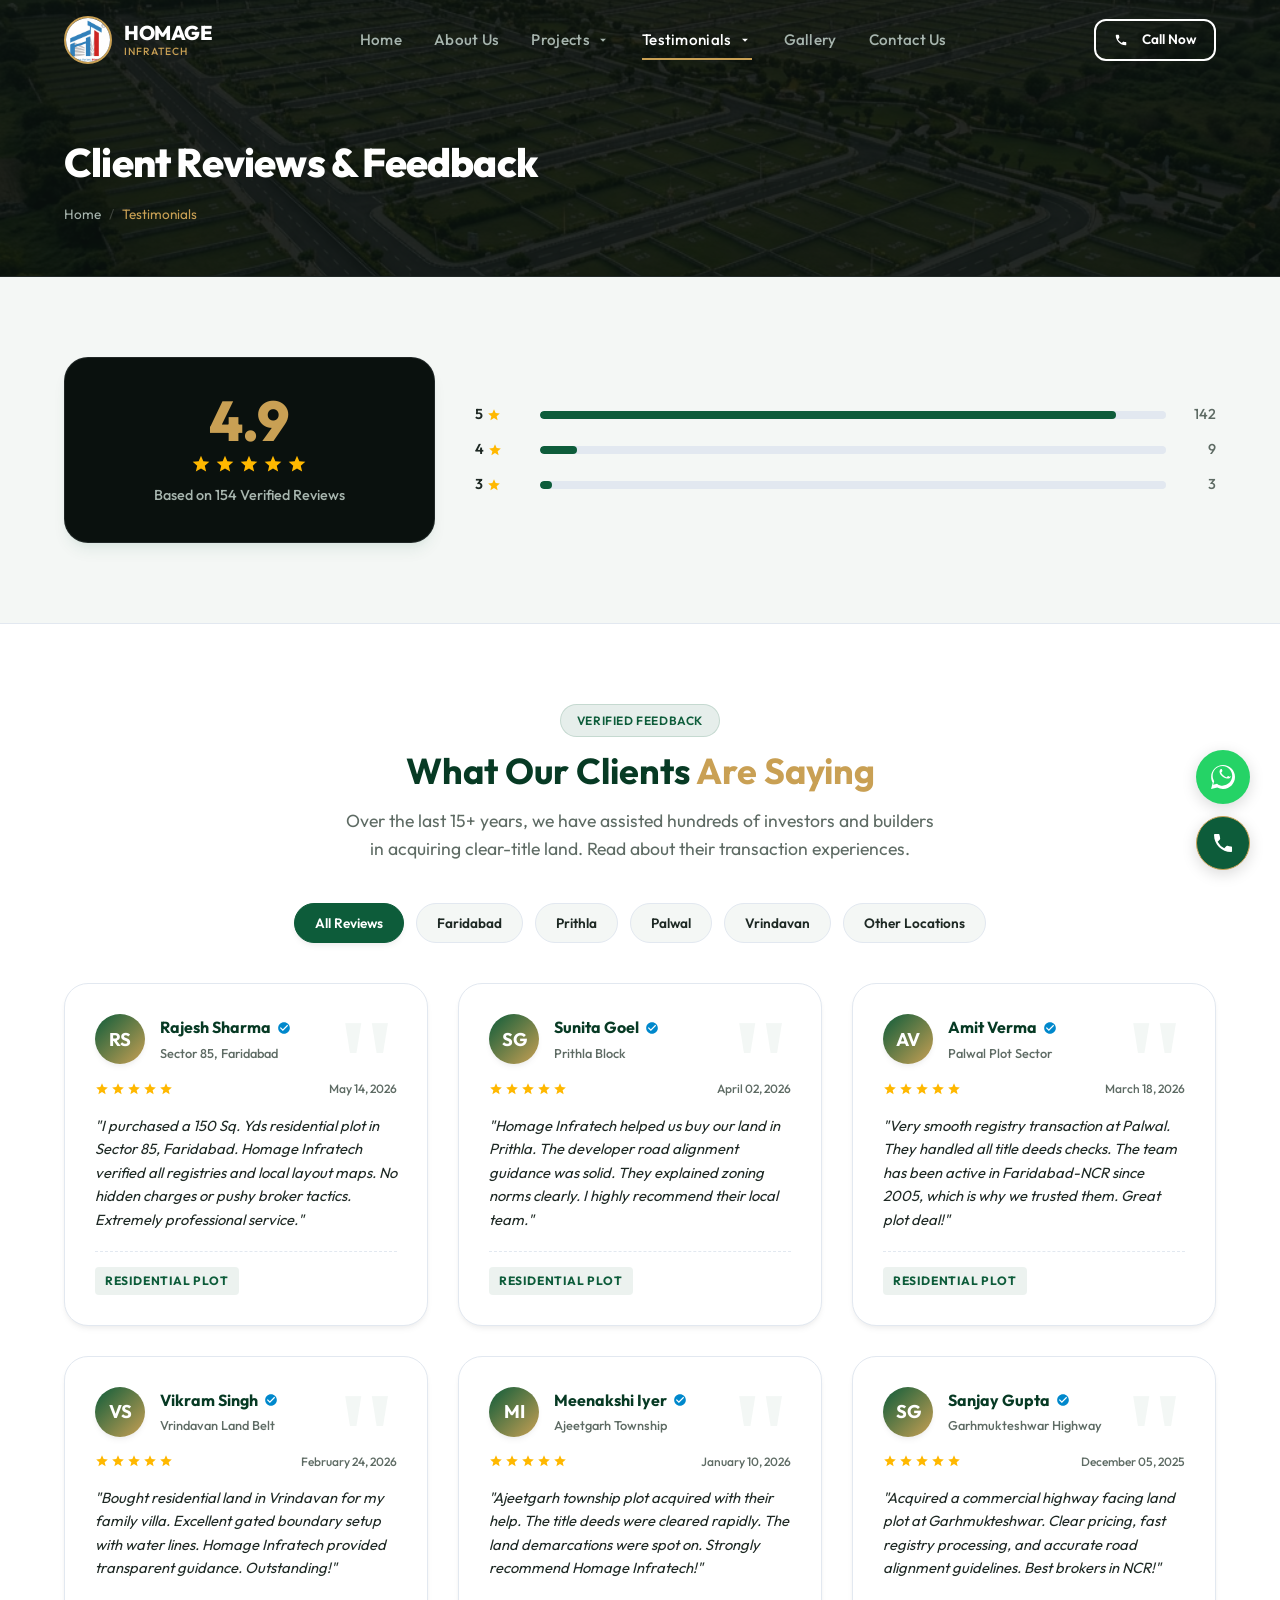
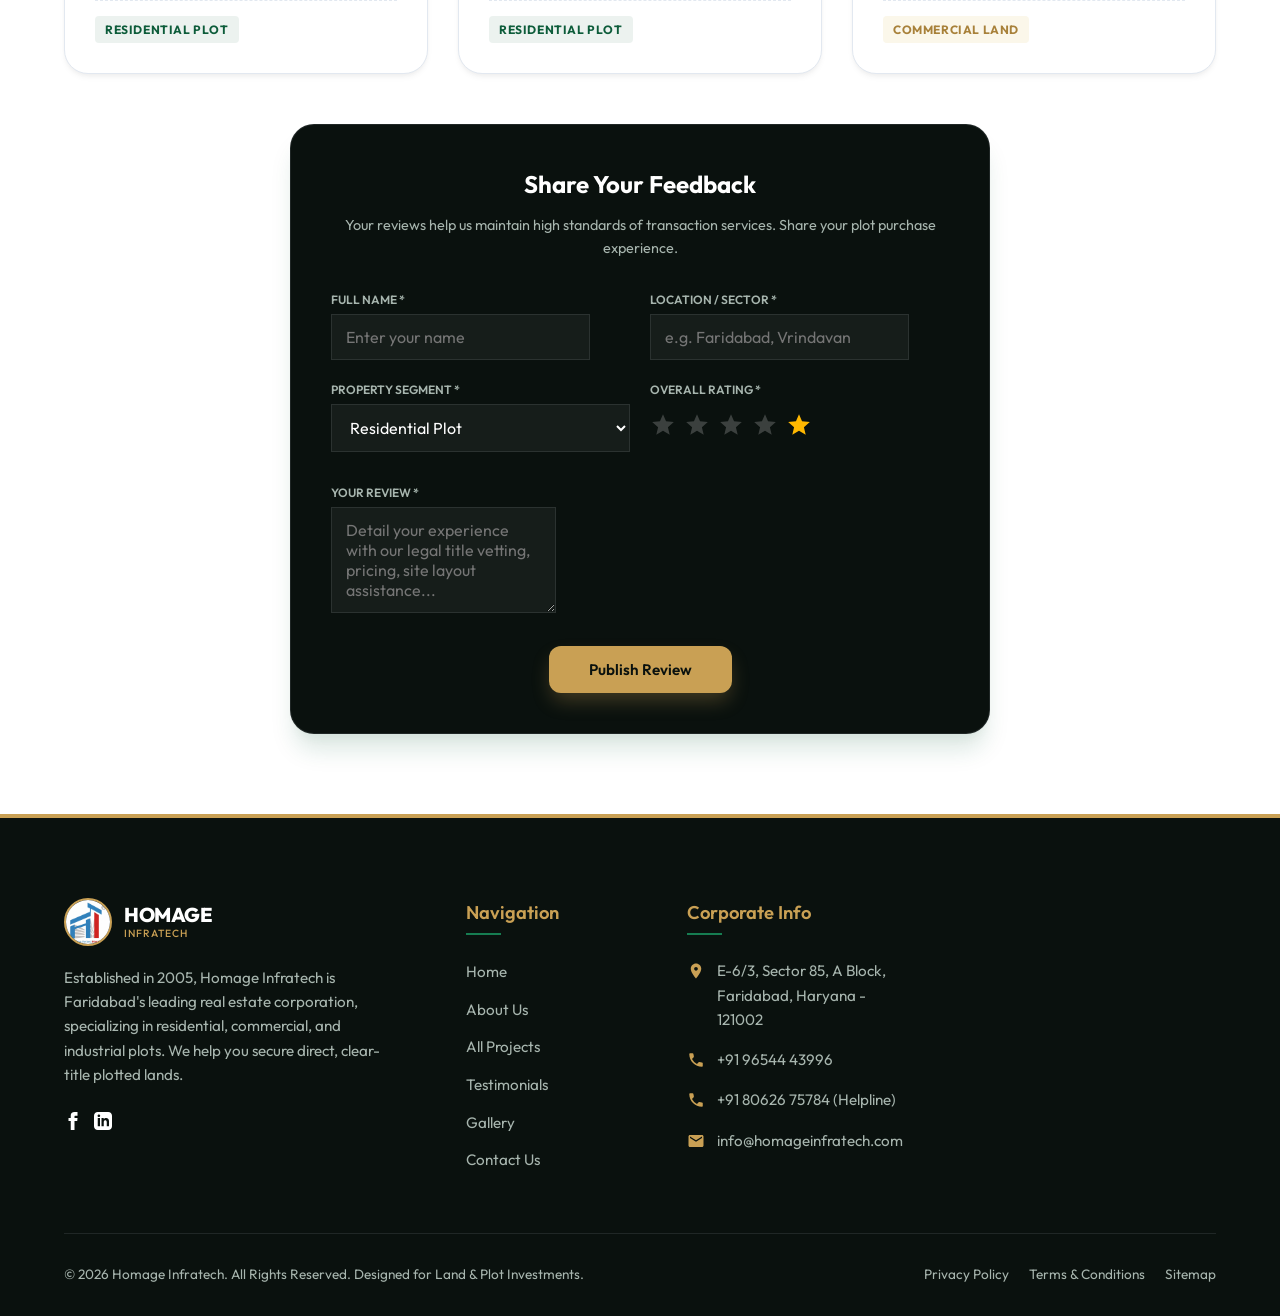
<file: testimonials/index.html>
<!DOCTYPE html>
<html lang="en">
<head>
  <meta charset="UTF-8">
  <meta name="viewport" content="width=device-width, initial-scale=1.0">

  <!-- SEO Meta Tags -->
  <title>Client Reviews & Testimonials | Homage Infratech (Est. 2005)</title>
  <meta name="description" content="Read verified client reviews and testimonials from plot buyers who purchased land in Faridabad, Prithla, Vrindavan, Palwal, and other sectors with Homage Infratech.">
  <meta name="keywords" content="homage infratech reviews, client testimonials faridabad plots, customer ratings land sales faridabad">

  <!-- Open Graph -->
  <meta property="og:title" content="Client Testimonials | Homage Infratech">
  <meta property="og:description" content="Verified land buyer testimonials. See why Faridabad trust Homage Infratech since 2005 for secure plot investments.">
  <meta property="og:image" content="../assets/images/gallery_site_2.png">
  <meta property="og:type" content="website">

  <!-- Stylesheets -->
  <link rel="stylesheet" href="../assets/css/style.css">
  <link rel="stylesheet" href="../assets/css/testimonials.css">
</head>
<body data-page="testimonials">

  <!-- --- HEADER / NAVBAR --- -->
  <header class="header">
    <div class="container nav-container">
      <a href="../index.html" class="logo">
        <img src="../assets/images/logo.png" alt="Homage Infratech Logo" class="logo-img">
        <div class="logo-text">
          HOMAGE
          <span class="sub">INFRATECH</span>
        </div>
      </a>

      <nav>
        <ul class="nav-menu">
          <li><a href="../index.html" class="nav-link" data-link="home">Home</a></li>
          <li><a href="../about-us/index.html" class="nav-link" data-link="about">About Us</a></li>
          <li class="nav-dropdown-wrap">
            <a href="../projects/index.html" class="nav-link nav-link-dropdown" data-link="projects">
              Projects
              <svg class="dropdown-arrow" viewBox="0 0 24 24"><path d="M7 10l5 5 5-5z"/></svg>
            </a>
            <ul class="nav-dropdown-menu">
              <li class="nav-submenu-wrap">
                <a class="nav-submenu-title">
                  Residential
                  <svg class="submenu-arrow" viewBox="0 0 24 24"><path d="M8.59 16.59L13.17 12 8.59 7.41 10 6l6 6-6 6-1.41-1.41z"/></svg>
                </a>
                <ul class="nav-submenu">
                  <li><a href="../projects/index.html#gurugram">Gurugram</a></li>
                  <li><a href="../projects/index.html#sohna">Sohna</a></li>
                  <li><a href="../projects/index.html#faridabad">Faridabad</a></li>
                  <li><a href="../projects/index.html#prithla">Prithla</a></li>
                  <li><a href="../projects/index.html#palwal">Palwal</a></li>
                  <li><a href="../projects/index.html#vrindavan">Vrindavan</a></li>
                  <li><a href="../projects/index.html#ajeetgarh">Ajeetgarh</a></li>
                  <li><a href="../projects/index.html#khatu-shyam">Khatu Shyam</a></li>
                  <li><a href="../projects/index.html#garhmukteshwar">Garhmukteshwar</a></li>
                  <li><a href="../projects/index.html#dholera">Dholera(GUJ)</a></li>
                </ul>
              </li>
              <li class="nav-submenu-wrap">
                <a class="nav-submenu-title">
                  Commercial
                  <svg class="submenu-arrow" viewBox="0 0 24 24"><path d="M8.59 16.59L13.17 12 8.59 7.41 10 6l6 6-6 6-1.41-1.41z"/></svg>
                </a>
                <ul class="nav-submenu">
                  <li><a href="../projects/index.html#gurugram">Gurugram</a></li>
                  <li><a href="../projects/index.html#faridabad">Faridabad</a></li>
                  <li><a href="../projects/index.html#vrindavan">Vrindavan</a></li>
                  <li><a href="../projects/index.html#garhmukteshwar">Garhmukteshwar</a></li>
                </ul>
              </li>
              <li class="nav-submenu-wrap">
                <a class="nav-submenu-title">
                  Industrial
                  <svg class="submenu-arrow" viewBox="0 0 24 24"><path d="M8.59 16.59L13.17 12 8.59 7.41 10 6l6 6-6 6-1.41-1.41z"/></svg>
                </a>
                <ul class="nav-submenu">
                  <li><a href="../projects/index.html#prithla">Prithla</a></li>
                  <li><a href="../projects/index.html#palwal">Palwal</a></li>
                  <li><a href="../projects/index.html#faridabad">Faridabad</a></li>
                </ul>
              </li>
              <li class="nav-submenu-wrap">
                <a class="nav-submenu-title">
                  Agricultural
                  <svg class="submenu-arrow" viewBox="0 0 24 24"><path d="M8.59 16.59L13.17 12 8.59 7.41 10 6l6 6-6 6-1.41-1.41z"/></svg>
                </a>
                <ul class="nav-submenu">
                  <li><a href="../projects/index.html#vrindavan">Vrindavan</a></li>
                  <li><a href="../projects/index.html#garhmukteshwar">Garhmukteshwar</a></li>
                  <li><a href="../projects/index.html#palwal">Palwal</a></li>
                </ul>
              </li>
            </ul>
          </li>
          <li class="nav-dropdown-wrap">
            <a href="index.html" class="nav-link nav-link-dropdown" data-link="testimonials">
              Testimonials
              <svg class="dropdown-arrow" viewBox="0 0 24 24"><path d="M7 10l5 5 5-5z"/></svg>
            </a>
            <ul class="nav-dropdown-menu">
              <li><a href="index.html">Client Reviews</a></li>
            </ul>
          </li>
          <li><a href="../gallery/index.html" class="nav-link" data-link="gallery">Gallery</a></li>
          <li><a href="../contact-us/index.html" class="nav-link" data-link="contact">Contact Us</a></li>
        </ul>
      </nav>

      <div class="nav-cta">
        <a href="tel:+919654443996" class="btn btn-outline-white" style="padding: 8px 18px; font-size: 0.85rem;">
          <svg style="width: 14px; height: 14px; fill: currentColor; vertical-align: middle; margin-right: 4px;" viewBox="0 0 24 24">
            <path d="M20.01 15.38c-1.23 0-2.42-.2-3.53-.56a.977.977 0 00-1.01.24l-2.2 2.2a15.045 15.045 0 01-6.59-6.59l2.2-2.2c.28-.28.36-.67.25-1.02A11.36 11.36 0 008.5 3.99c0-.55-.45-1-1-1H4.03c-.55 0-1 .45-1 1 0 9.39 7.63 17 17 17 .55 0 1-.45 1-1v-3.59c0-.55-.45-1-1-1z"/>
          </svg>
          Call Now
        </a>
      </div>

      <button class="hamburger" aria-label="Toggle Navigation Menu">
        <span></span>
        <span></span>
        <span></span>
      </button>
    </div>
  </header>

  <!-- --- PAGE BANNER --- -->
  <section class="page-banner">
    <div class="page-banner-bg">
      <img src="../assets/images/hero_background.png" alt="Homage Infratech background">
    </div>
    <div class="container page-banner-content">
      <h1>Client Reviews & Feedback</h1>
      <div class="breadcrumbs">
        <a href="../index.html">Home</a>
        <span class="separator">/</span>
        <span style="color: var(--accent-color);">Testimonials</span>
      </div>
    </div>
  </section>

  <!-- --- REVIEW METRICS SUMMARY --- -->
  <section class="testimonials-summary-section section-padding">
    <div class="container">
      <div class="summary-grid">
        <div class="rating-overview">
          <div class="big-rating">4.9</div>
          <div class="rating-stars">
            <!-- 5 Gold Stars -->
            <svg viewBox="0 0 24 24"><path d="M12 17.27L18.18 21l-1.64-7.03L22 9.24l-7.19-.61L12 2 9.19 8.63 2 9.24l5.46 4.73L5.82 21z"/></svg>
            <svg viewBox="0 0 24 24"><path d="M12 17.27L18.18 21l-1.64-7.03L22 9.24l-7.19-.61L12 2 9.19 8.63 2 9.24l5.46 4.73L5.82 21z"/></svg>
            <svg viewBox="0 0 24 24"><path d="M12 17.27L18.18 21l-1.64-7.03L22 9.24l-7.19-.61L12 2 9.19 8.63 2 9.24l5.46 4.73L5.82 21z"/></svg>
            <svg viewBox="0 0 24 24"><path d="M12 17.27L18.18 21l-1.64-7.03L22 9.24l-7.19-.61L12 2 9.19 8.63 2 9.24l5.46 4.73L5.82 21z"/></svg>
            <svg viewBox="0 0 24 24"><path d="M12 17.27L18.18 21l-1.64-7.03L22 9.24l-7.19-.61L12 2 9.19 8.63 2 9.24l5.46 4.73L5.82 21z"/></svg>
          </div>
          <div class="total-reviews-count">Based on 154 Verified Reviews</div>
        </div>
        
        <div class="rating-bars">
          <div class="rating-bar-item">
            <span class="bar-label">5 <svg viewBox="0 0 24 24"><path d="M12 17.27L18.18 21l-1.64-7.03L22 9.24l-7.19-.61L12 2 9.19 8.63 2 9.24l5.46 4.73L5.82 21z"/></svg></span>
            <div class="bar-track"><div class="bar-fill" style="width: 92%;"></div></div>
            <span class="bar-count">142</span>
          </div>
          <div class="rating-bar-item">
            <span class="bar-label">4 <svg viewBox="0 0 24 24"><path d="M12 17.27L18.18 21l-1.64-7.03L22 9.24l-7.19-.61L12 2 9.19 8.63 2 9.24l5.46 4.73L5.82 21z"/></svg></span>
            <div class="bar-track"><div class="bar-fill" style="width: 6%;"></div></div>
            <span class="bar-count">9</span>
          </div>
          <div class="rating-bar-item">
            <span class="bar-label">3 <svg viewBox="0 0 24 24"><path d="M12 17.27L18.18 21l-1.64-7.03L22 9.24l-7.19-.61L12 2 9.19 8.63 2 9.24l5.46 4.73L5.82 21z"/></svg></span>
            <div class="bar-track"><div class="bar-fill" style="width: 2%;"></div></div>
            <span class="bar-count">3</span>
          </div>
        </div>
      </div>
    </div>
  </section>

  <!-- --- TESTIMONIALS LIST --- -->
  <section class="testimonials-list-section section-padding">
    <div class="container">
      <div class="text-center" style="margin-bottom: 40px;">
        <span class="badge badge-primary">Verified Feedback</span>
        <h2 class="section-title">What Our Clients <span>Are Saying</span></h2>
        <p class="section-desc">Over the last 15+ years, we have assisted hundreds of investors and builders in acquiring clear-title land. Read about their transaction experiences.</p>
      </div>

      <!-- Filters -->
      <div class="reviews-filter-container">
        <button class="filter-btn active" data-filter="all">All Reviews</button>
        <button class="filter-btn" data-filter="faridabad">Faridabad</button>
        <button class="filter-btn" data-filter="prithla">Prithla</button>
        <button class="filter-btn" data-filter="palwal">Palwal</button>
        <button class="filter-btn" data-filter="vrindavan">Vrindavan</button>
        <button class="filter-btn" data-filter="others">Other Locations</button>
      </div>

      <!-- Reviews Grid -->
      <div class="reviews-grid" id="reviews-grid">
        
        <!-- Review 1 -->
        <div class="review-card" data-location="faridabad" data-type="residential">
          <div class="review-header">
            <div class="avatar-badge">RS</div>
            <div class="reviewer-meta">
              <div class="reviewer-name">
                Rajesh Sharma
                <svg class="verified-icon" viewBox="0 0 24 24" title="Verified Purchaser"><path d="M12 2C6.48 2 2 6.48 2 12s4.48 10 10 10 10-4.48 10-10S17.52 2 12 2zm-2 15l-5-5 1.41-1.41L10 14.17l7.59-7.59L19 8l-9 9z"/></svg>
              </div>
              <div class="reviewer-location">Sector 85, Faridabad</div>
            </div>
          </div>
          <div class="review-rating-row">
            <div class="review-stars">
              <svg viewBox="0 0 24 24"><path d="M12 17.27L18.18 21l-1.64-7.03L22 9.24l-7.19-.61L12 2 9.19 8.63 2 9.24l5.46 4.73L5.82 21z"/></svg>
              <svg viewBox="0 0 24 24"><path d="M12 17.27L18.18 21l-1.64-7.03L22 9.24l-7.19-.61L12 2 9.19 8.63 2 9.24l5.46 4.73L5.82 21z"/></svg>
              <svg viewBox="0 0 24 24"><path d="M12 17.27L18.18 21l-1.64-7.03L22 9.24l-7.19-.61L12 2 9.19 8.63 2 9.24l5.46 4.73L5.82 21z"/></svg>
              <svg viewBox="0 0 24 24"><path d="M12 17.27L18.18 21l-1.64-7.03L22 9.24l-7.19-.61L12 2 9.19 8.63 2 9.24l5.46 4.73L5.82 21z"/></svg>
              <svg viewBox="0 0 24 24"><path d="M12 17.27L18.18 21l-1.64-7.03L22 9.24l-7.19-.61L12 2 9.19 8.63 2 9.24l5.46 4.73L5.82 21z"/></svg>
            </div>
            <div class="review-date">May 14, 2026</div>
          </div>
          <p class="review-text">"I purchased a 150 Sq. Yds residential plot in Sector 85, Faridabad. Homage Infratech verified all registries and local layout maps. No hidden charges or pushy broker tactics. Extremely professional service."</p>
          <div class="review-footer">
            <span class="review-tag tag-residential">Residential Plot</span>
          </div>
        </div>

        <!-- Review 2 -->
        <div class="review-card" data-location="prithla" data-type="residential">
          <div class="review-header">
            <div class="avatar-badge">SG</div>
            <div class="reviewer-meta">
              <div class="reviewer-name">
                Sunita Goel
                <svg class="verified-icon" viewBox="0 0 24 24" title="Verified Purchaser"><path d="M12 2C6.48 2 2 6.48 2 12s4.48 10 10 10 10-4.48 10-10S17.52 2 12 2zm-2 15l-5-5 1.41-1.41L10 14.17l7.59-7.59L19 8l-9 9z"/></svg>
              </div>
              <div class="reviewer-location">Prithla Block</div>
            </div>
          </div>
          <div class="review-rating-row">
            <div class="review-stars">
              <svg viewBox="0 0 24 24"><path d="M12 17.27L18.18 21l-1.64-7.03L22 9.24l-7.19-.61L12 2 9.19 8.63 2 9.24l5.46 4.73L5.82 21z"/></svg>
              <svg viewBox="0 0 24 24"><path d="M12 17.27L18.18 21l-1.64-7.03L22 9.24l-7.19-.61L12 2 9.19 8.63 2 9.24l5.46 4.73L5.82 21z"/></svg>
              <svg viewBox="0 0 24 24"><path d="M12 17.27L18.18 21l-1.64-7.03L22 9.24l-7.19-.61L12 2 9.19 8.63 2 9.24l5.46 4.73L5.82 21z"/></svg>
              <svg viewBox="0 0 24 24"><path d="M12 17.27L18.18 21l-1.64-7.03L22 9.24l-7.19-.61L12 2 9.19 8.63 2 9.24l5.46 4.73L5.82 21z"/></svg>
              <svg viewBox="0 0 24 24"><path d="M12 17.27L18.18 21l-1.64-7.03L22 9.24l-7.19-.61L12 2 9.19 8.63 2 9.24l5.46 4.73L5.82 21z"/></svg>
            </div>
            <div class="review-date">April 02, 2026</div>
          </div>
          <p class="review-text">"Homage Infratech helped us buy our land in Prithla. The developer road alignment guidance was solid. They explained zoning norms clearly. I highly recommend their local team."</p>
          <div class="review-footer">
            <span class="review-tag tag-residential">Residential Plot</span>
          </div>
        </div>

        <!-- Review 3 -->
        <div class="review-card" data-location="palwal" data-type="residential">
          <div class="review-header">
            <div class="avatar-badge">AV</div>
            <div class="reviewer-meta">
              <div class="reviewer-name">
                Amit Verma
                <svg class="verified-icon" viewBox="0 0 24 24" title="Verified Purchaser"><path d="M12 2C6.48 2 2 6.48 2 12s4.48 10 10 10 10-4.48 10-10S17.52 2 12 2zm-2 15l-5-5 1.41-1.41L10 14.17l7.59-7.59L19 8l-9 9z"/></svg>
              </div>
              <div class="reviewer-location">Palwal Plot Sector</div>
            </div>
          </div>
          <div class="review-rating-row">
            <div class="review-stars">
              <svg viewBox="0 0 24 24"><path d="M12 17.27L18.18 21l-1.64-7.03L22 9.24l-7.19-.61L12 2 9.19 8.63 2 9.24l5.46 4.73L5.82 21z"/></svg>
              <svg viewBox="0 0 24 24"><path d="M12 17.27L18.18 21l-1.64-7.03L22 9.24l-7.19-.61L12 2 9.19 8.63 2 9.24l5.46 4.73L5.82 21z"/></svg>
              <svg viewBox="0 0 24 24"><path d="M12 17.27L18.18 21l-1.64-7.03L22 9.24l-7.19-.61L12 2 9.19 8.63 2 9.24l5.46 4.73L5.82 21z"/></svg>
              <svg viewBox="0 0 24 24"><path d="M12 17.27L18.18 21l-1.64-7.03L22 9.24l-7.19-.61L12 2 9.19 8.63 2 9.24l5.46 4.73L5.82 21z"/></svg>
              <svg viewBox="0 0 24 24"><path d="M12 17.27L18.18 21l-1.64-7.03L22 9.24l-7.19-.61L12 2 9.19 8.63 2 9.24l5.46 4.73L5.82 21z"/></svg>
            </div>
            <div class="review-date">March 18, 2026</div>
          </div>
          <p class="review-text">"Very smooth registry transaction at Palwal. They handled all title deeds checks. The team has been active in Faridabad-NCR since 2005, which is why we trusted them. Great plot deal!"</p>
          <div class="review-footer">
            <span class="review-tag tag-residential">Residential Plot</span>
          </div>
        </div>

        <!-- Review 4 -->
        <div class="review-card" data-location="vrindavan" data-type="residential">
          <div class="review-header">
            <div class="avatar-badge">VS</div>
            <div class="reviewer-meta">
              <div class="reviewer-name">
                Vikram Singh
                <svg class="verified-icon" viewBox="0 0 24 24" title="Verified Purchaser"><path d="M12 2C6.48 2 2 6.48 2 12s4.48 10 10 10 10-4.48 10-10S17.52 2 12 2zm-2 15l-5-5 1.41-1.41L10 14.17l7.59-7.59L19 8l-9 9z"/></svg>
              </div>
              <div class="reviewer-location">Vrindavan Land Belt</div>
            </div>
          </div>
          <div class="review-rating-row">
            <div class="review-stars">
              <svg viewBox="0 0 24 24"><path d="M12 17.27L18.18 21l-1.64-7.03L22 9.24l-7.19-.61L12 2 9.19 8.63 2 9.24l5.46 4.73L5.82 21z"/></svg>
              <svg viewBox="0 0 24 24"><path d="M12 17.27L18.18 21l-1.64-7.03L22 9.24l-7.19-.61L12 2 9.19 8.63 2 9.24l5.46 4.73L5.82 21z"/></svg>
              <svg viewBox="0 0 24 24"><path d="M12 17.27L18.18 21l-1.64-7.03L22 9.24l-7.19-.61L12 2 9.19 8.63 2 9.24l5.46 4.73L5.82 21z"/></svg>
              <svg viewBox="0 0 24 24"><path d="M12 17.27L18.18 21l-1.64-7.03L22 9.24l-7.19-.61L12 2 9.19 8.63 2 9.24l5.46 4.73L5.82 21z"/></svg>
              <svg viewBox="0 0 24 24"><path d="M12 17.27L18.18 21l-1.64-7.03L22 9.24l-7.19-.61L12 2 9.19 8.63 2 9.24l5.46 4.73L5.82 21z"/></svg>
            </div>
            <div class="review-date">February 24, 2026</div>
          </div>
          <p class="review-text">"Bought residential land in Vrindavan for my family villa. Excellent gated boundary setup with water lines. Homage Infratech provided transparent guidance. Outstanding!"</p>
          <div class="review-footer">
            <span class="review-tag tag-residential">Residential Plot</span>
          </div>
        </div>

        <!-- Review 5 -->
        <div class="review-card" data-location="others" data-type="residential">
          <div class="review-header">
            <div class="avatar-badge">MI</div>
            <div class="reviewer-meta">
              <div class="reviewer-name">
                Meenakshi Iyer
                <svg class="verified-icon" viewBox="0 0 24 24" title="Verified Purchaser"><path d="M12 2C6.48 2 2 6.48 2 12s4.48 10 10 10 10-4.48 10-10S17.52 2 12 2zm-2 15l-5-5 1.41-1.41L10 14.17l7.59-7.59L19 8l-9 9z"/></svg>
              </div>
              <div class="reviewer-location">Ajeetgarh Township</div>
            </div>
          </div>
          <div class="review-rating-row">
            <div class="review-stars">
              <svg viewBox="0 0 24 24"><path d="M12 17.27L18.18 21l-1.64-7.03L22 9.24l-7.19-.61L12 2 9.19 8.63 2 9.24l5.46 4.73L5.82 21z"/></svg>
              <svg viewBox="0 0 24 24"><path d="M12 17.27L18.18 21l-1.64-7.03L22 9.24l-7.19-.61L12 2 9.19 8.63 2 9.24l5.46 4.73L5.82 21z"/></svg>
              <svg viewBox="0 0 24 24"><path d="M12 17.27L18.18 21l-1.64-7.03L22 9.24l-7.19-.61L12 2 9.19 8.63 2 9.24l5.46 4.73L5.82 21z"/></svg>
              <svg viewBox="0 0 24 24"><path d="M12 17.27L18.18 21l-1.64-7.03L22 9.24l-7.19-.61L12 2 9.19 8.63 2 9.24l5.46 4.73L5.82 21z"/></svg>
              <svg viewBox="0 0 24 24"><path d="M12 17.27L18.18 21l-1.64-7.03L22 9.24l-7.19-.61L12 2 9.19 8.63 2 9.24l5.46 4.73L5.82 21z"/></svg>
            </div>
            <div class="review-date">January 10, 2026</div>
          </div>
          <p class="review-text">"Ajeetgarh township plot acquired with their help. The title deeds were cleared rapidly. The land demarcations were spot on. Strongly recommend Homage Infratech!"</p>
          <div class="review-footer">
            <span class="review-tag tag-residential">Residential Plot</span>
          </div>
        </div>

        <!-- Review 6 -->
        <div class="review-card" data-location="others" data-type="commercial">
          <div class="review-header">
            <div class="avatar-badge">SG</div>
            <div class="reviewer-meta">
              <div class="reviewer-name">
                Sanjay Gupta
                <svg class="verified-icon" viewBox="0 0 24 24" title="Verified Purchaser"><path d="M12 2C6.48 2 2 6.48 2 12s4.48 10 10 10 10-4.48 10-10S17.52 2 12 2zm-2 15l-5-5 1.41-1.41L10 14.17l7.59-7.59L19 8l-9 9z"/></svg>
              </div>
              <div class="reviewer-location">Garhmukteshwar Highway</div>
            </div>
          </div>
          <div class="review-rating-row">
            <div class="review-stars">
              <svg viewBox="0 0 24 24"><path d="M12 17.27L18.18 21l-1.64-7.03L22 9.24l-7.19-.61L12 2 9.19 8.63 2 9.24l5.46 4.73L5.82 21z"/></svg>
              <svg viewBox="0 0 24 24"><path d="M12 17.27L18.18 21l-1.64-7.03L22 9.24l-7.19-.61L12 2 9.19 8.63 2 9.24l5.46 4.73L5.82 21z"/></svg>
              <svg viewBox="0 0 24 24"><path d="M12 17.27L18.18 21l-1.64-7.03L22 9.24l-7.19-.61L12 2 9.19 8.63 2 9.24l5.46 4.73L5.82 21z"/></svg>
              <svg viewBox="0 0 24 24"><path d="M12 17.27L18.18 21l-1.64-7.03L22 9.24l-7.19-.61L12 2 9.19 8.63 2 9.24l5.46 4.73L5.82 21z"/></svg>
              <svg viewBox="0 0 24 24"><path d="M12 17.27L18.18 21l-1.64-7.03L22 9.24l-7.19-.61L12 2 9.19 8.63 2 9.24l5.46 4.73L5.82 21z"/></svg>
            </div>
            <div class="review-date">December 05, 2025</div>
          </div>
          <p class="review-text">"Acquired a commercial highway facing land plot at Garhmukteshwar. Clear pricing, fast registry processing, and accurate road alignment guidelines. Best brokers in NCR!"</p>
          <div class="review-footer">
            <span class="review-tag tag-commercial">Commercial Land</span>
          </div>
        </div>

      </div>

      <!-- --- WRITE A REVIEW FORM CARD --- -->
      <div class="submit-review-card">
        <h3>Share Your Feedback</h3>
        <p>Your reviews help us maintain high standards of transaction services. Share your plot purchase experience.</p>
        
        <form id="review-submission-form" novalidate>
          <div class="form-grid" style="display: grid; grid-template-columns: 1fr 1fr; gap: 20px; margin-bottom: 20px;">
            <div class="form-group">
              <label class="form-label" style="font-size: 0.75rem; font-weight: 600; color: var(--text-white-muted); display: block; margin-bottom: 5px; text-transform: uppercase;">Full Name *</label>
              <input type="text" id="review-name" class="form-control" placeholder="Enter your name" style="padding: 12px 14px;" required>
            </div>
            <div class="form-group">
              <label class="form-label" style="font-size: 0.75rem; font-weight: 600; color: var(--text-white-muted); display: block; margin-bottom: 5px; text-transform: uppercase;">Location / Sector *</label>
              <input type="text" id="review-loc" class="form-control" placeholder="e.g. Faridabad, Vrindavan" style="padding: 12px 14px;" required>
            </div>
          </div>

          <div class="form-grid" style="display: grid; grid-template-columns: 1fr 1fr; gap: 20px; margin-bottom: 25px;">
            <div class="form-group">
              <label class="form-label" style="font-size: 0.75rem; font-weight: 600; color: var(--text-white-muted); display: block; margin-bottom: 5px; text-transform: uppercase;">Property Segment *</label>
              <select id="review-segment" class="form-control" style="padding: 12px 14px; width: 100%;" required>
                <option value="residential">Residential Plot</option>
                <option value="commercial">Commercial Land</option>
              </select>
            </div>
            <div class="rating-select-group">
              <label class="form-label" style="font-size: 0.75rem; font-weight: 600; color: var(--text-white-muted); display: block; margin-bottom: 5px; text-transform: uppercase;">Overall Rating *</label>
              <div class="rating-stars-interactive" id="interactive-stars">
                <svg viewBox="0 0 24 24" data-value="1"><path d="M12 17.27L18.18 21l-1.64-7.03L22 9.24l-7.19-.61L12 2 9.19 8.63 2 9.24l5.46 4.73L5.82 21z"/></svg>
                <svg viewBox="0 0 24 24" data-value="2"><path d="M12 17.27L18.18 21l-1.64-7.03L22 9.24l-7.19-.61L12 2 9.19 8.63 2 9.24l5.46 4.73L5.82 21z"/></svg>
                <svg viewBox="0 0 24 24" data-value="3"><path d="M12 17.27L18.18 21l-1.64-7.03L22 9.24l-7.19-.61L12 2 9.19 8.63 2 9.24l5.46 4.73L5.82 21z"/></svg>
                <svg viewBox="0 0 24 24" data-value="4"><path d="M12 17.27L18.18 21l-1.64-7.03L22 9.24l-7.19-.61L12 2 9.19 8.63 2 9.24l5.46 4.73L5.82 21z"/></svg>
                <svg viewBox="0 0 24 24" data-value="5" class="active"><path d="M12 17.27L18.18 21l-1.64-7.03L22 9.24l-7.19-.61L12 2 9.19 8.63 2 9.24l5.46 4.73L5.82 21z"/></svg>
              </div>
            </div>
          </div>

          <div class="form-group" style="margin-bottom: 25px;">
            <label class="form-label" style="font-size: 0.75rem; font-weight: 600; color: var(--text-white-muted); display: block; margin-bottom: 5px; text-transform: uppercase;">Your Review *</label>
            <textarea id="review-body" class="form-control" rows="4" placeholder="Detail your experience with our legal title vetting, pricing, site layout assistance..." style="padding: 12px 14px;" required></textarea>
          </div>

          <div style="text-align: center;">
            <button type="submit" class="btn btn-accent" style="padding: 14px 40px; font-size: 0.95rem;">Publish Review</button>
          </div>
        </form>
      </div>

    </div>
  </section>

  <!-- --- FOOTER --- -->
  <footer class="footer">
    <div class="container">
      <div class="footer-grid">
        <div class="footer-col footer-col-about">
          <a href="../index.html" class="logo">
            <img src="../assets/images/logo.png" alt="Homage Infratech Logo" class="logo-img">
            <div class="logo-text">
              HOMAGE
              <span class="sub" style="color: var(--accent-color);">INFRATECH</span>
            </div>
          </a>
          <p>Established in 2005, Homage Infratech is Faridabad's leading real estate corporation, specializing in residential, commercial, and industrial plots. We help you secure direct, clear-title plotted lands.</p>
          <div class="footer-socials" style="display: flex; gap: 12px; margin-top: 20px;">
            <!-- Social SVG Icons -->
            <a href="#" aria-label="Facebook"><svg viewBox="0 0 24 24" style="width: 18px; height: 18px; fill: currentColor;"><path d="M9 8h-3v4h3v12h5v-12h3.642l.358-4h-4v-1.667c0-.955.192-1.333 1.115-1.333h2.885v-5h-3.808c-3.596 0-5.192 1.583-5.192 4.615v3.385z"/></svg></a>
            <a href="#" aria-label="LinkedIn"><svg viewBox="0 0 24 24" style="width: 18px; height: 18px; fill: currentColor;"><path d="M19 0h-14c-2.761 0-5 2.239-5 5v14c0 2.761 2.239 5 5 5h14c2.762 0 5-2.239 5-5v-14c0-2.761-2.238-5-5-5zm-11 19h-3v-11h3v11zm-1.5-12.268c-.966 0-1.75-.79-1.75-1.764s.784-1.764 1.75-1.764 1.75.79 1.75 1.764-.783 1.764-1.75 1.764zm13.5 12.268h-3v-5.604c0-3.368-4-3.113-4 0v5.604h-3v-11h3v1.765c1.396-2.586 7-2.777 7 2.476v6.759z"/></svg></a>
          </div>
        </div>

        <div class="footer-col">
          <h4>Navigation</h4>
          <ul class="footer-links">
            <li><a href="../index.html">Home</a></li>
            <li><a href="../about-us/index.html">About Us</a></li>
            <li><a href="../projects/index.html">All Projects</a></li>
            <li><a href="index.html">Testimonials</a></li>
            <li><a href="../gallery/index.html">Gallery</a></li>
            <li><a href="../contact-us/index.html">Contact Us</a></li>
          </ul>
        </div>

        <div class="footer-col">
          <h4>Corporate Info</h4>
          <div class="footer-contact-info">
            <div class="footer-contact-item">
              <svg viewBox="0 0 24 24"><path d="M12 2C8.13 2 5 5.13 5 9c0 5.25 7 13 7 13s7-7.75 7-13c0-3.87-3.13-7-7-7zm0 9.5c-1.38 0-2.5-1.12-2.5-2.5s1.12-2.5 2.5-2.5 2.5 1.12 2.5 2.5-1.12 2.5-2.5 2.5z"/></svg>
              <span>E-6/3, Sector 85, A Block, Faridabad, Haryana - 121002</span>
            </div>
            <div class="footer-contact-item">
              <svg viewBox="0 0 24 24"><path d="M20.01 15.38c-1.23 0-2.42-.2-3.53-.56a.977.977 0 00-1.01.24l-2.2 2.2a15.045 15.045 0 01-6.59-6.59l2.2-2.2c.28-.28.36-.67.25-1.02A11.36 11.36 0 008.5 3.99c0-.55-.45-1-1-1H4.03c-.55 0-1 .45-1 1 0 9.39 7.63 17 17 17 .55 0 1-.45 1-1v-3.59c0-.55-.45-1-1-1z"/></svg>
              <a href="tel:+919654443996">+91 96544 43996</a>
            </div>
            <div class="footer-contact-item">
              <svg viewBox="0 0 24 24"><path d="M20.01 15.38c-1.23 0-2.42-.2-3.53-.56a.977.977 0 00-1.01.24l-2.2 2.2a15.045 15.045 0 01-6.59-6.59l2.2-2.2c.28-.28.36-.67.25-1.02A11.36 11.36 0 008.5 3.99c0-.55-.45-1-1-1H4.03c-.55 0-1 .45-1 1 0 9.39 7.63 17 17 17 .55 0 1-.45 1-1v-3.59c0-.55-.45-1-1-1z"/></svg>
              <a href="tel:+918062675784">+91 80626 75784 (Helpline)</a>
            </div>
            <div class="footer-contact-item">
              <svg viewBox="0 0 24 24"><path d="M20 4H4c-1.1 0-1.99.9-1.99 2L2 18c0 1.1.9 2 2 2h16c1.1 0 2-.9 2-2V6c0-1.1-.9-2-2-2zm0 4l-8 5-8-5V6l8 5 8-5v2z"/></svg>
              <a href="mailto:info@homageinfratech.com">info@homageinfratech.com</a>
            </div>
          </div>
        </div>
      </div>

      <div class="footer-bottom">
        <p>&copy; 2026 Homage Infratech. All Rights Reserved. Designed for Land & Plot Investments.</p>
        <div class="footer-bottom-links">
          <a href="#">Privacy Policy</a>
          <a href="#">Terms & Conditions</a>
          <a href="../contact-us/index.html">Sitemap</a>
        </div>
      </div>
    </div>
  </footer>

  <!-- --- PERSISTENT FLOATING ACTIONS --- -->
  <div class="floating-actions">
    <a href="https://wa.me/919210017867?text=Hi%2C%20I%20am%20interested%20in%20residential%2Fcommercial%20plots%20with%20Homage%20Infratech."
      class="floating-btn btn-whatsapp" target="_blank" rel="noopener" aria-label="Chat on WhatsApp">
      <svg viewBox="0 0 24 24">
        <path d="M.057 24l1.687-6.163c-1.041-1.804-1.588-3.849-1.587-5.946C.06 5.348 5.397.01 12.008.01c3.202.001 6.212 1.246 8.477 3.514 2.266 2.268 3.507 5.28 3.505 8.484-.004 6.657-5.34 11.997-11.953 11.997-2.005-.001-3.973-.502-5.724-1.455L0 24zm6.59-4.846c1.6.95 2.766 1.488 4.793 1.489 5.38 0 9.761-4.384 9.764-9.77.001-2.61-1.015-5.064-2.862-6.914C16.495 2.11 14.043 1.09 11.43 1.09c-5.387 0-9.771 4.386-9.775 9.773-.001 2.072.547 3.537 1.542 5.263l-1.01 3.69 3.86-.967zm12.39-7.234c-.26-.13-1.532-.756-1.77-.84-.237-.085-.41-.13-.58.13-.172.26-.665.84-.814 1.01-.15.17-.297.19-.556.06-2.155-1.085-3.553-1.824-4.966-4.248-.373-.64.373-.593 1.07-1.99.07-.15.035-.28-.018-.386-.052-.105-.41-1-.56-1.37-.15-.36-.3-.31-.41-.315-.1-.005-.23-.005-.36-.005-.13 0-.34.05-.52.25-.18.2-1.02.99-1.02 2.42 0 1.43 1.04 2.81 1.18 3 1.44 1.9 3.2 2.92 5.04 3.5 1.51.48 2.37.38 2.94.3 1.08-.16 1.53-.63 1.77-1.12.24-.49.24-.91.17-1.01-.07-.1-.26-.17-.52-.3z" />
      </svg>
    </a>
    <a href="tel:+919654443996" class="floating-btn btn-call" aria-label="Call Property Advisor">
      <svg viewBox="0 0 24 24">
        <path d="M20.01 15.38c-1.23 0-2.42-.2-3.53-.56a.977.977 0 00-1.01.24l-2.2 2.2a15.045 15.045 0 01-6.59-6.59l2.2-2.2c.28-.28.36-.67.25-1.02A11.36 11.36 0 008.5 3.99c0-.55-.45-1-1-1H4.03c-.55 0-1 .45-1 1 0 9.39 7.63 17 17 17 .55 0 1-.45 1-1v-3.59c0-.55-.45-1-1-1z" />
      </svg>
    </a>
  </div>

  <!-- --- JAVASCRIPT --- -->
  <script src="../assets/js/common.js"></script>

  <!-- Page-Specific Review Script -->
  <script>
    document.addEventListener('DOMContentLoaded', () => {
      // 1. Filtering Logic
      const filterBtns = document.querySelectorAll('.filter-btn');
      const cards = document.querySelectorAll('.review-card');

      filterBtns.forEach(btn => {
        btn.addEventListener('click', () => {
          // Remove active class
          filterBtns.forEach(b => b.classList.remove('active'));
          btn.classList.add('active');

          const filterValue = btn.getAttribute('data-filter');

          cards.forEach(card => {
            const loc = card.getAttribute('data-location');
            if (filterValue === 'all') {
              card.style.display = 'flex';
            } else if (filterValue === 'others') {
              if (loc === 'others') {
                card.style.display = 'flex';
              } else {
                card.style.display = 'none';
              }
            } else {
              if (loc === filterValue) {
                card.style.display = 'flex';
              } else {
                card.style.display = 'none';
              }
            }
          });
        });
      });

      // 2. Interactive Stars
      const starsContainer = document.getElementById('interactive-stars');
      const stars = starsContainer.querySelectorAll('svg');
      let selectedRating = 5;

      stars.forEach((star, index) => {
        // Hover behaviors
        star.addEventListener('mouseover', () => {
          stars.forEach((s, idx) => {
            if (idx <= index) {
              s.classList.add('hovered');
            } else {
              s.classList.remove('hovered');
            }
          });
        });

        star.addEventListener('mouseout', () => {
          stars.forEach(s => s.classList.remove('hovered'));
        });

        // Click selection
        star.addEventListener('click', () => {
          selectedRating = parseInt(star.getAttribute('data-value'), 10);
          stars.forEach((s, idx) => {
            if (idx < selectedRating) {
              s.classList.add('active');
            } else {
              s.classList.remove('active');
            }
          });
        });
      });

      // 3. Form Submission
      const form = document.getElementById('review-submission-form');
      form.addEventListener('submit', (e) => {
        e.preventDefault();

        const nameVal = document.getElementById('review-name').value.trim();
        const locVal = document.getElementById('review-loc').value.trim();
        const segmentVal = document.getElementById('review-segment').value;
        const bodyVal = document.getElementById('review-body').value.trim();

        if (!nameVal || !locVal || !bodyVal) {
          alert('Please fill out all required fields.');
          return;
        }

        // Create new review element
        const grid = document.getElementById('reviews-grid');
        const initials = nameVal.split(' ').map(n => n[0]).join('').substring(0, 2).toUpperCase();

        const cleanLoc = locVal.toLowerCase().includes('faridabad') ? 'faridabad' :
                          locVal.toLowerCase().includes('prithla') ? 'prithla' :
                          locVal.toLowerCase().includes('palwal') ? 'palwal' :
                          locVal.toLowerCase().includes('vrindavan') ? 'vrindavan' : 'others';

        // Generate stars HTML
        let starsHTML = '';
        for (let i = 1; i <= 5; i++) {
          const fillOpacity = i <= selectedRating ? 'currentColor' : 'rgba(0,0,0,0.15)';
          starsHTML += `<svg viewBox="0 0 24 24" style="color: #ffb800;"><path d="M12 17.27L18.18 21l-1.64-7.03L22 9.24l-7.19-.61L12 2 9.19 8.63 2 9.24l5.46 4.73L5.82 21z"/></svg>`;
        }

        const tagText = segmentVal === 'residential' ? 'Residential Plot' : 'Commercial Land';
        const tagClass = segmentVal === 'residential' ? 'tag-residential' : 'tag-commercial';

        const cardHTML = `
          <div class="review-card" data-location="${cleanLoc}" data-type="${segmentVal}" style="animation: fadeInUp 0.5s ease forwards;">
            <div class="review-header">
              <div class="avatar-badge" style="background: linear-gradient(135deg, var(--accent-dark), var(--primary-color));">${initials}</div>
              <div class="reviewer-meta">
                <div class="reviewer-name">
                  ${nameVal}
                  <svg class="verified-icon" viewBox="0 0 24 24" title="Verified Purchaser"><path d="M12 2C6.48 2 2 6.48 2 12s4.48 10 10 10 10-4.48 10-10S17.52 2 12 2zm-2 15l-5-5 1.41-1.41L10 14.17l7.59-7.59L19 8l-9 9z"/></svg>
                </div>
                <div class="reviewer-location">${locVal}</div>
              </div>
            </div>
            <div class="review-rating-row">
              <div class="review-stars">${starsHTML}</div>
              <div class="review-date">Just Now</div>
            </div>
            <p class="review-text">"${bodyVal}"</p>
            <div class="review-footer">
              <span class="review-tag ${tagClass}">${tagText}</span>
            </div>
          </div>
        `;

        // Prepend card to grid
        grid.insertAdjacentHTML('afterbegin', cardHTML);

        // Reset form
        form.reset();
        selectedRating = 5;
        stars.forEach(s => s.classList.add('active'));

        // Display Success Toast via global window.showToast
        if (typeof window.showToast === 'function') {
          window.showToast('Thank you! Your review has been published.');
        } else {
          alert('Thank you! Your review has been published.');
        }
      });
    });
  </script>
</body>
</html>
</file>
<file: assets/css/style.css>
/* ==========================================================================
   HOMAGE INFRATECH - GLOBAL STYLESHEET
   Est. 2005 | Faridabad, Haryana
   ========================================================================== */

@import url('https://fonts.googleapis.com/css2?family=Outfit:wght@300;400;500;600;700;800&display=swap');

/* --- Design Tokens --- */
:root {
  --primary-color: #0d5c3a;       /* Emerald Green */
  --primary-light: #167d51;
  --primary-dark: #073a24;
  --accent-color: #c9a054;        /* Warm Gold */
  --accent-light: #e0b86c;
  --accent-dark: #a8813a;
  
  --bg-dark: #0a110e;             /* Obsidian Green */
  --bg-dark-card: #121e1a;
  --bg-light: #f4f7f5;            /* Off-white with green tint */
  --bg-white: #ffffff;
  
  --text-main: #1e2924;
  --text-muted: #5e6b64;
  --text-white: #ffffff;
  --text-white-muted: #a7b5ae;
  
  --border-color: #e2e8f0;
  --border-light: rgba(226, 232, 240, 0.1);
  --border-emerald-light: rgba(13, 92, 58, 0.15);
  
  --font-family: 'Outfit', sans-serif;
  
  --shadow-sm: 0 4px 6px -1px rgba(0, 0, 0, 0.05), 0 2px 4px -1px rgba(0, 0, 0, 0.03);
  --shadow-md: 0 10px 15px -3px rgba(13, 92, 58, 0.08), 0 4px 6px -2px rgba(13, 92, 58, 0.04);
  --shadow-lg: 0 20px 25px -5px rgba(13, 92, 58, 0.15), 0 10px 10px -5px rgba(13, 92, 58, 0.04);
  --shadow-gold: 0 10px 20px -3px rgba(201, 160, 84, 0.3);
  
  --transition-fast: 0.2s cubic-bezier(0.4, 0, 0.2, 1);
  --transition-smooth: 0.4s cubic-bezier(0.4, 0, 0.2, 1);
  --transition-slow: 0.6s cubic-bezier(0.4, 0, 0.2, 1);
  
  --border-radius-sm: 6px;
  --border-radius-md: 12px;
  --border-radius-lg: 24px;
  --border-radius-xl: 40px;
  
  --container-max-width: 1200px;
  --header-height: 80px;
}

/* --- Base & Resets --- */
*, *::before, *::after {
  box-sizing: border-box;
  margin: 0;
  padding: 0;
}

html {
  font-size: 16px;
  scroll-behavior: smooth;
}

body {
  font-family: var(--font-family);
  background-color: var(--bg-white);
  color: var(--text-main);
  line-height: 1.6;
  -webkit-font-smoothing: antialiased;
  overflow-x: hidden;
}

a {
  color: inherit;
  text-decoration: none;
  transition: var(--transition-fast);
}

img, video {
  max-width: 100%;
  height: auto;
  display: block;
}

input, select, textarea, button {
  font-family: inherit;
  font-size: 1rem;
  border: none;
  outline: none;
  background: none;
}

button {
  cursor: pointer;
}

/* --- Utility Classes --- */
.container {
  width: 100%;
  max-width: var(--container-max-width);
  margin: 0 auto;
  padding: 0 1.5rem;
}

.section-padding {
  padding: 80px 0;
}

.text-center { text-align: center; }

.section-title-wrap {
  margin-bottom: 50px;
  text-align: center;
}

.badge {
  display: inline-block;
  padding: 6px 16px;
  border-radius: var(--border-radius-xl);
  font-size: 0.75rem;
  font-weight: 600;
  text-transform: uppercase;
  letter-spacing: 0.05em;
  margin-bottom: 12px;
}

.badge-primary {
  background-color: rgba(13, 92, 58, 0.1);
  color: var(--primary-color);
  border: 1px solid var(--border-emerald-light);
}

.badge-accent {
  background-color: rgba(201, 160, 84, 0.1);
  color: var(--accent-dark);
  border: 1px solid rgba(201, 160, 84, 0.2);
}

.badge-success {
  background-color: rgba(37, 211, 102, 0.1);
  color: #20b858;
  border: 1px solid rgba(37, 211, 102, 0.2);
}

.section-title {
  font-size: 2.25rem;
  font-weight: 700;
  color: var(--primary-dark);
  line-height: 1.2;
}

.section-title span {
  color: var(--accent-color);
}

.section-desc {
  font-size: 1.1rem;
  color: var(--text-muted);
  max-width: 600px;
  margin: 15px auto 0 auto;
}

/* --- Buttons --- */
.btn {
  display: inline-flex;
  align-items: center;
  justify-content: center;
  padding: 12px 28px;
  border-radius: var(--border-radius-md);
  font-weight: 600;
  font-size: 0.95rem;
  transition: var(--transition-smooth);
  gap: 10px;
  position: relative;
  overflow: hidden;
}

.btn-primary {
  background-color: var(--primary-color);
  color: var(--text-white);
  box-shadow: 0 4px 14px rgba(13, 92, 58, 0.25);
}

.btn-primary:hover {
  background-color: var(--primary-light);
  transform: translateY(-2px);
  box-shadow: 0 6px 20px rgba(13, 92, 58, 0.35);
}

.btn-accent {
  background-color: var(--accent-color);
  color: var(--bg-dark);
  box-shadow: var(--shadow-gold);
}

.btn-accent:hover {
  background-color: var(--accent-light);
  transform: translateY(-2px);
  box-shadow: 0 10px 25px -3px rgba(201, 160, 84, 0.45);
}

.btn-outline {
  border: 2px solid var(--primary-color);
  color: var(--primary-color);
}

.btn-outline:hover {
  background-color: var(--primary-color);
  color: var(--text-white);
  transform: translateY(-2px);
}

.btn-outline-white {
  border: 2px solid var(--text-white);
  color: var(--text-white);
}

.btn-outline-white:hover {
  background-color: var(--text-white);
  color: var(--primary-dark);
  transform: translateY(-2px);
}

/* --- Header / Navbar --- */
.header {
  position: fixed;
  top: 0;
  left: 0;
  width: 100%;
  height: var(--header-height);
  z-index: 1000;
  transition: var(--transition-smooth);
  display: flex;
  align-items: center;
}

.header.scrolled {
  background-color: rgba(10, 17, 14, 0.85);
  backdrop-filter: blur(12px);
  box-shadow: 0 10px 30px rgba(0, 0, 0, 0.1);
  border-bottom: 1px solid var(--border-light);
  height: 70px;
}

.nav-container {
  display: flex;
  justify-content: space-between;
  align-items: center;
  width: 100%;
}

.logo {
  display: flex;
  align-items: center;
  gap: 12px;
}

.logo-img {
  height: 48px;
  width: 48px;
  border-radius: 50%;
  border: 2px solid var(--accent-color);
  object-fit: cover;
  transition: var(--transition-smooth);
}

.header.scrolled .logo-img {
  height: 40px;
  width: 40px;
}

.logo-text {
  font-weight: 800;
  font-size: 1.25rem;
  letter-spacing: -0.02em;
  color: var(--text-white);
  display: flex;
  flex-direction: column;
  line-height: 1.1;
  transition: var(--transition-smooth);
}

.header.scrolled .logo-text {
  font-size: 1.15rem;
}

.logo-text span.sub {
  font-size: 0.65rem;
  font-weight: 500;
  color: var(--accent-color);
  text-transform: uppercase;
  letter-spacing: 0.1em;
  margin-top: 2px;
}

.nav-menu {
  display: flex;
  align-items: center;
  list-style: none;
  gap: 32px;
}

.nav-link {
  font-size: 0.95rem;
  font-weight: 500;
  color: var(--text-white-muted);
  position: relative;
  padding: 8px 0;
  letter-spacing: 0.02em;
}

.nav-link:hover, .nav-link.active {
  color: var(--text-white);
}

.nav-link::after {
  content: '';
  position: absolute;
  bottom: 0;
  left: 0;
  width: 0;
  height: 2px;
  background-color: var(--accent-color);
  transition: var(--transition-fast);
}

.nav-link:hover::after, .nav-link.active::after {
  width: 100%;
}

/* --- Nav Dropdown / Context Menu --- */
.nav-dropdown-wrap {
  position: relative;
}

.nav-link-dropdown {
  display: inline-flex;
  align-items: center;
  gap: 4px;
}

.dropdown-arrow {
  width: 14px;
  height: 14px;
  fill: currentColor;
  transition: var(--transition-fast);
  margin-left: 2px;
}

.nav-dropdown-wrap:hover .dropdown-arrow {
  transform: rotate(180deg);
}

.nav-dropdown-menu {
  position: absolute;
  top: 100%;
  left: 50%;
  transform: translateX(-50%) translateY(10px);
  background-color: rgba(10, 17, 14, 0.96);
  backdrop-filter: blur(12px);
  border: 1px solid var(--border-light);
  border-radius: var(--border-radius-md);
  list-style: none;
  min-width: 160px;
  padding: 8px 0;
  opacity: 0;
  pointer-events: none;
  transition: var(--transition-fast);
  box-shadow: var(--shadow-lg);
  z-index: 1010;
}

.nav-dropdown-wrap:hover .nav-dropdown-menu {
  opacity: 1;
  transform: translateX(-50%) translateY(0);
  pointer-events: auto;
}

.nav-dropdown-menu li {
  width: 100%;
}

.nav-dropdown-menu a, .nav-submenu-title {
  display: block;
  padding: 10px 20px;
  color: var(--text-white-muted);
  font-size: 0.9rem;
  font-weight: 500;
  white-space: nowrap;
  transition: var(--transition-fast);
  text-align: center;
  cursor: pointer;
}

.nav-dropdown-menu a:hover, .nav-submenu-title:hover {
  color: var(--text-white);
  background-color: rgba(255, 255, 255, 0.05);
}

/* --- Multi-Level Submenus (Residential Dropdown) --- */
.nav-submenu-wrap {
  position: relative;
}

.nav-submenu-title {
  display: flex !important;
  align-items: center;
  justify-content: space-between;
  gap: 8px;
}

.submenu-arrow {
  width: 12px;
  height: 12px;
  fill: currentColor;
  transition: var(--transition-fast);
  margin-left: 6px;
}

.nav-submenu {
  position: absolute;
  top: 0;
  left: 100%;
  transform: translateX(10px);
  background-color: rgba(10, 17, 14, 0.98);
  backdrop-filter: blur(12px);
  border: 1px solid var(--border-light);
  border-radius: var(--border-radius-md);
  list-style: none;
  min-width: 160px;
  padding: 8px 0;
  opacity: 0;
  pointer-events: none;
  transition: var(--transition-fast);
  box-shadow: var(--shadow-lg);
  z-index: 1020;
}

.nav-submenu-wrap:hover .nav-submenu {
  opacity: 1;
  transform: translateX(0);
  pointer-events: auto;
}

.nav-submenu-wrap:hover .submenu-arrow {
  transform: rotate(-90deg);
}

.nav-cta {
  display: flex;
  align-items: center;
  gap: 15px;
}

.hamburger {
  display: none;
  flex-direction: column;
  justify-content: space-between;
  width: 26px;
  height: 18px;
  background: transparent;
  cursor: pointer;
  z-index: 1010;
}

.hamburger span {
  width: 100%;
  height: 2px;
  background-color: var(--text-white);
  transition: var(--transition-fast);
  border-radius: 2px;
}

/* --- Page Banner --- */
.page-banner {
  position: relative;
  background-color: var(--bg-dark);
  padding: calc(var(--header-height) + 50px) 0 50px 0;
  color: var(--text-white);
  border-bottom: 1px solid var(--border-light);
}

.page-banner-bg {
  position: absolute;
  top: 0;
  left: 0;
  width: 100%;
  height: 100%;
  opacity: 0.12;
  z-index: 1;
}

.page-banner-bg img {
  width: 100%;
  height: 100%;
  object-fit: cover;
}

.page-banner-content {
  position: relative;
  z-index: 2;
}

.page-banner h1 {
  font-size: 2.5rem;
  font-weight: 800;
  letter-spacing: -0.02em;
  margin-bottom: 10px;
}

.breadcrumbs {
  font-size: 0.85rem;
  color: var(--text-white-muted);
  display: flex;
  align-items: center;
  gap: 8px;
}

.breadcrumbs a:hover {
  color: var(--accent-color);
}

.breadcrumbs span.separator {
  color: rgba(255,255,255,0.2);
}

/* --- Floating Actions --- */
.floating-actions {
  position: fixed;
  bottom: 30px;
  right: 30px;
  z-index: 999;
  display: flex;
  flex-direction: column;
  gap: 12px;
}

.floating-btn {
  width: 54px;
  height: 54px;
  border-radius: 50%;
  display: flex;
  align-items: center;
  justify-content: center;
  box-shadow: 0 4px 15px rgba(0,0,0,0.15);
  transition: var(--transition-smooth);
  color: var(--text-white);
  position: relative;
}

.floating-btn svg {
  width: 24px;
  height: 24px;
  fill: currentColor;
}

.floating-btn:hover {
  transform: scale(1.1) translateY(-3px);
  box-shadow: 0 8px 20px rgba(0,0,0,0.25);
}

.btn-whatsapp {
  background-color: #25d366;
  animation: bounce 3s infinite ease-in-out;
}

.btn-call {
  background-color: var(--primary-color);
  border: 1px solid var(--accent-color);
  animation: pulse 2.5s infinite ease-in-out;
}

/* --- Footer --- */
.footer {
  background-color: var(--bg-dark);
  color: var(--text-white);
  padding: 80px 0 30px 0;
  border-top: 4px solid var(--accent-color);
}

.footer-grid {
  display: grid;
  grid-template-columns: 2fr 1fr 1.2fr 1.5fr;
  gap: 40px;
  margin-bottom: 60px;
}

.footer-col-about .logo {
  margin-bottom: 20px;
}

.footer-col-about p {
  color: var(--text-white-muted);
  font-size: 0.95rem;
  line-height: 1.6;
  margin-bottom: 25px;
  max-width: 320px;
}

.footer-col h4 {
  font-size: 1.15rem;
  font-weight: 600;
  margin-bottom: 24px;
  color: var(--accent-color);
  position: relative;
  padding-bottom: 8px;
}

.footer-col h4::after {
  content: '';
  position: absolute;
  bottom: 0;
  left: 0;
  width: 35px;
  height: 2px;
  background-color: var(--primary-light);
}

.footer-links {
  list-style: none;
  display: flex;
  flex-direction: column;
  gap: 12px;
}

.footer-links a {
  color: var(--text-white-muted);
  font-size: 0.95rem;
}

.footer-links a:hover {
  color: var(--text-white);
  padding-left: 5px;
}

.footer-contact-info {
  display: flex;
  flex-direction: column;
  gap: 16px;
}

.footer-contact-item {
  display: flex;
  gap: 12px;
  align-items: flex-start;
  color: var(--text-white-muted);
  font-size: 0.95rem;
}

.footer-contact-item svg {
  width: 18px;
  height: 18px;
  fill: var(--accent-color);
  flex-shrink: 0;
  margin-top: 3px;
}

.footer-contact-item a:hover {
  color: var(--text-white);
}

.social-links {
  display: flex;
  gap: 12px;
}

.social-btn {
  width: 38px;
  height: 38px;
  border-radius: 50%;
  background-color: rgba(255,255,255,0.05);
  display: flex;
  align-items: center;
  justify-content: center;
  color: var(--text-white-muted);
  transition: var(--transition-fast);
  border: 1px solid var(--border-light);
}

.social-btn:hover {
  background-color: var(--primary-color);
  color: var(--text-white);
  border-color: var(--primary-light);
  transform: translateY(-2px);
}

.social-btn svg {
  width: 16px;
  height: 16px;
  fill: currentColor;
}

.footer-bottom {
  padding-top: 30px;
  border-top: 1px solid var(--border-light);
  display: flex;
  justify-content: space-between;
  align-items: center;
  font-size: 0.85rem;
  color: var(--text-white-muted);
  flex-wrap: wrap;
  gap: 15px;
}

.footer-bottom-links {
  display: flex;
  gap: 20px;
}

.footer-bottom-links a:hover {
  color: var(--text-white);
}

/* --- Common Modals --- */
.modal {
  position: fixed;
  top: 0;
  left: 0;
  width: 100%;
  height: 100%;
  background-color: rgba(10, 17, 14, 0.8);
  backdrop-filter: blur(8px);
  z-index: 2000;
  display: flex;
  align-items: center;
  justify-content: center;
  opacity: 0;
  pointer-events: none;
  transition: var(--transition-smooth);
}

.modal.active {
  opacity: 1;
  pointer-events: auto;
}

.modal-content {
  background-color: var(--bg-white);
  border-radius: var(--border-radius-lg);
  width: 90%;
  max-width: 700px;
  max-height: 90vh;
  overflow-y: auto;
  box-shadow: var(--shadow-lg);
  border: 1px solid var(--border-color);
  transform: scale(0.9);
  transition: var(--transition-smooth);
  position: relative;
}

.modal.active .modal-content {
  transform: scale(1);
}

.modal-close {
  position: absolute;
  top: 20px;
  right: 20px;
  width: 36px;
  height: 36px;
  border-radius: 50%;
  background-color: var(--bg-light);
  display: flex;
  align-items: center;
  justify-content: center;
  color: var(--text-main);
  transition: var(--transition-fast);
}

.modal-close:hover {
  background-color: var(--primary-color);
  color: var(--text-white);
}

.modal-close svg {
  width: 14px;
  height: 14px;
  fill: currentColor;
}

.modal-header {
  padding: 30px 30px 20px 30px;
  border-bottom: 1px solid var(--border-color);
}

.modal-header h3 {
  font-size: 1.5rem;
  color: var(--primary-dark);
  font-weight: 700;
}

.modal-header p {
  color: var(--text-muted);
  font-size: 0.9rem;
}

.modal-body {
  padding: 30px;
}

/* --- Common Toast Message --- */
.toast {
  position: fixed;
  bottom: 30px;
  left: 30px;
  z-index: 1005;
  background-color: var(--bg-dark);
  border-left: 4px solid var(--accent-color);
  color: var(--text-white);
  padding: 16px 24px;
  border-radius: var(--border-radius-md);
  box-shadow: var(--shadow-lg);
  display: flex;
  align-items: center;
  gap: 12px;
  font-size: 0.95rem;
  font-weight: 500;
  transform: translateY(100px);
  opacity: 0;
  transition: var(--transition-smooth);
  pointer-events: none;
}

.toast.active {
  transform: translateY(0);
  opacity: 1;
}

.toast-success-icon {
  width: 22px;
  height: 22px;
  border-radius: 50%;
  background-color: rgba(37, 211, 102, 0.2);
  color: #25d366;
  display: flex;
  align-items: center;
  justify-content: center;
}

/* --- Keyframe Animations --- */
@keyframes bounce {
  0%, 100% { transform: translateY(0); }
  50% { transform: translateY(-8px); }
}

@keyframes pulse {
  0% { box-shadow: 0 0 0 0 rgba(13, 92, 58, 0.4); }
  70% { box-shadow: 0 0 0 15px rgba(13, 92, 58, 0); }
  100% { box-shadow: 0 0 0 0 rgba(13, 92, 58, 0); }
}

/* --- Responsive Media Queries --- */
@media (max-width: 1024px) {
  .footer-grid {
    grid-template-columns: 1fr 1fr;
    gap: 30px;
  }
}

@media (max-width: 768px) {
  .section-padding {
    padding: 60px 0;
  }
  .section-title {
    font-size: 1.85rem;
  }
  .header {
    height: 70px;
    background-color: var(--bg-dark);
  }
  .header.scrolled {
    height: 70px;
  }
  .logo-text {
    font-size: 1.15rem;
  }
  .logo-icon {
    width: 34px;
    height: 34px;
    font-size: 1rem;
  }
  .hamburger {
    display: flex;
  }
  
  .nav-menu {
    position: fixed;
    top: 70px;
    left: -100%;
    width: 100%;
    height: calc(100vh - 70px);
    background-color: var(--bg-dark);
    flex-direction: column;
    align-items: flex-start;
    padding: 40px 30px;
    gap: 20px;
    transition: var(--transition-smooth);
    z-index: 1000;
    overflow-y: auto;
  }
  
  .nav-menu.active {
    left: 0;
  }
  
  .nav-link {
    font-size: 1.15rem;
    width: 100%;
    display: block;
    padding: 8px 0;
  }

  /* Mobile Dropdowns and Submenus */
  .nav-dropdown-wrap, .nav-submenu-wrap {
    width: 100%;
  }

  .nav-dropdown-menu, .nav-submenu {
    position: static;
    transform: none;
    background-color: rgba(255, 255, 255, 0.03);
    border: none;
    box-shadow: none;
    width: 100%;
    padding: 5px 0 5px 15px;
    opacity: 1;
    pointer-events: auto;
    display: none;
    transition: none;
    backdrop-filter: none;
  }
  
  .nav-dropdown-wrap.active > .nav-dropdown-menu,
  .nav-submenu-wrap.active > .nav-submenu {
    display: block;
  }

  .nav-dropdown-menu a, .nav-submenu a, .nav-submenu-title {
    text-align: left !important;
    padding: 8px 10px !important;
    font-size: 1.05rem !important;
    width: 100%;
    display: block;
    color: var(--text-white-muted);
  }

  .nav-submenu-title {
    display: flex !important;
    align-items: center;
    justify-content: space-between;
  }

  .nav-dropdown-wrap.active > .nav-link-dropdown .dropdown-arrow {
    transform: rotate(180deg);
  }

  .nav-submenu-wrap.active > .nav-submenu-title .submenu-arrow {
    transform: rotate(90deg);
  }
  
  .nav-cta {
    display: none;
  }
  
  .hamburger.active span:nth-child(1) {
    transform: rotate(45deg) translate(5px, 5px);
  }
  
  .hamburger.active span:nth-child(2) {
    opacity: 0;
  }
  
  .hamburger.active span:nth-child(3) {
    transform: rotate(-45deg) translate(6px, -6px);
  }
  
  .footer-grid {
    grid-template-columns: 1fr;
    gap: 35px;
  }
}

@media (max-width: 480px) {
  .floating-actions {
    bottom: 20px;
    right: 20px;
  }
  .floating-btn {
    width: 46px;
    height: 46px;
  }
  .floating-btn svg {
    width: 20px;
    height: 20px;
  }
  .footer {
    padding: 60px 0 30px 0;
  }
  .footer-bottom {
    flex-direction: column-reverse;
    align-items: flex-start;
    text-align: left;
  }
  .footer-bottom-links {
    flex-direction: column;
    gap: 10px;
  }
}

/* Form Validation Styling */
.form-control.error {
  border-color: #ef4444 !important;
  box-shadow: 0 0 0 3px rgba(239, 68, 68, 0.1) !important;
}

.error-message {
  color: #ef4444;
  font-size: 0.75rem;
  font-weight: 500;
  display: block;
  margin-top: 6px;
}
</file>
<file: assets/css/home.css>
/* ==========================================================================
   HOMAGE INFRATECH - HOME PAGE STYLES
   ========================================================================== */

/* --- Hero Section --- */
.hero {
  position: relative;
  min-height: 90vh;
  display: flex;
  align-items: center;
  color: var(--text-white);
  padding: calc(var(--header-height) + 40px) 0 80px 0;
  background-color: var(--bg-dark);
  overflow: hidden;
}

.hero-bg {
  position: absolute;
  top: 0;
  left: 0;
  width: 100%;
  height: 100%;
  z-index: 1;
}

.hero-bg::before {
  content: '';
  position: absolute;
  top: 0;
  left: 0;
  width: 100%;
  height: 100%;
  background: linear-gradient(135deg, rgba(10, 17, 14, 0.95) 0%, rgba(10, 17, 14, 0.7) 60%, rgba(10, 17, 14, 0.4) 100%);
  z-index: 2;
}

.hero-bg img {
  width: 100%;
  height: 100%;
  object-fit: cover;
  object-position: center;
}

.hero-content {
  position: relative;
  z-index: 3;
  max-width: 750px;
}

.hero-tagline {
  color: var(--accent-color);
  text-transform: uppercase;
  font-weight: 700;
  font-size: 0.85rem;
  letter-spacing: 0.15em;
  margin-bottom: 15px;
  display: flex;
  align-items: center;
  gap: 10px;
}

.hero-tagline::before {
  content: '';
  width: 24px;
  height: 2px;
  background-color: var(--accent-color);
}

.hero-title {
  font-size: 3.5rem;
  font-weight: 800;
  line-height: 1.15;
  margin-bottom: 24px;
  letter-spacing: -0.02em;
}

.hero-title span {
  color: var(--accent-color);
}

.hero-desc {
  font-size: 1.2rem;
  color: var(--text-white-muted);
  margin-bottom: 40px;
  line-height: 1.6;
}

.hero-ctas {
  display: flex;
  gap: 16px;
  flex-wrap: wrap;
}

/* --- Trust Badges Row --- */
.trust-badges {
  position: relative;
  z-index: 4;
  margin-top: -50px; /* Pull into hero overlap */
  background-color: var(--bg-white);
  border-radius: var(--border-radius-lg);
  padding: 30px 40px;
  box-shadow: var(--shadow-lg);
  border: 1px solid var(--border-color);
}

.trust-badges-grid {
  display: grid;
  grid-template-columns: repeat(3, 1fr);
  gap: 30px;
  align-items: center;
}

.trust-badge-item {
  display: flex;
  align-items: center;
  gap: 15px;
}

.trust-badge-item:not(:last-child) {
  border-right: 1px solid var(--border-color);
  padding-right: 20px;
}

.trust-badge-icon {
  width: 50px;
  height: 50px;
  border-radius: var(--border-radius-md);
  background-color: rgba(13, 92, 58, 0.08);
  color: var(--primary-color);
  display: flex;
  align-items: center;
  justify-content: center;
  flex-shrink: 0;
}

.trust-badge-icon svg {
  width: 24px;
  height: 24px;
  fill: currentColor;
}

.trust-badge-info h4 {
  font-size: 1.1rem;
  font-weight: 700;
  color: var(--primary-dark);
}

.trust-badge-info p {
  font-size: 0.85rem;
  color: var(--text-muted);
}

/* --- Why Land Section --- */
.why-land {
  background-color: var(--bg-light);
}

.why-land-grid {
  display: grid;
  grid-template-columns: repeat(3, 1fr);
  gap: 30px;
}

.why-card {
  background-color: var(--bg-white);
  border-radius: var(--border-radius-lg);
  padding: 40px 30px;
  border: 1px solid var(--border-color);
  box-shadow: var(--shadow-sm);
  transition: var(--transition-smooth);
}

.why-card:hover {
  transform: translateY(-5px);
  box-shadow: var(--shadow-md);
  border-color: var(--border-emerald-light);
}

.why-icon {
  width: 56px;
  height: 56px;
  border-radius: var(--border-radius-md);
  background-color: rgba(201, 160, 84, 0.1);
  color: var(--accent-dark);
  display: flex;
  align-items: center;
  justify-content: center;
  margin-bottom: 24px;
}

.why-icon svg {
  width: 26px;
  height: 26px;
  fill: currentColor;
}

.why-card h3 {
  font-size: 1.25rem;
  font-weight: 700;
  color: var(--primary-dark);
  margin-bottom: 12px;
}

.why-card p {
  font-size: 0.95rem;
  color: var(--text-muted);
  line-height: 1.5;
}

/* --- About Teaser --- */
.about-teaser-grid {
  display: grid;
  grid-template-columns: 1.2fr 1fr;
  gap: 60px;
  align-items: center;
}

.about-teaser-text {
  padding-right: 20px;
}

.about-teaser-image-wrap {
  position: relative;
  border-radius: var(--border-radius-lg);
  overflow: hidden;
  box-shadow: var(--shadow-lg);
  aspect-ratio: 4/3;
  border: 4px solid var(--bg-white);
}

.about-teaser-image-wrap img {
  width: 100%;
  height: 100%;
  object-fit: cover;
}

.about-teaser-experience {
  position: absolute;
  bottom: 25px;
  left: 25px;
  background-color: var(--primary-color);
  color: var(--text-white);
  padding: 16px 24px;
  border-radius: var(--border-radius-md);
  box-shadow: var(--shadow-md);
  border-left: 4px solid var(--accent-color);
}

.about-teaser-experience h4 {
  font-size: 1.5rem;
  font-weight: 800;
  line-height: 1;
}

.about-teaser-experience p {
  font-size: 0.75rem;
  text-transform: uppercase;
  letter-spacing: 0.05em;
  color: var(--accent-light);
}

/* --- Project Teaser --- */
.project-teaser {
  background-color: var(--bg-light);
}

.project-teaser-card {
  background-color: var(--bg-white);
  border-radius: var(--border-radius-lg);
  overflow: hidden;
  box-shadow: var(--shadow-lg);
  border: 1px solid var(--border-color);
  max-width: 900px;
  margin: 0 auto;
  display: grid;
  grid-template-columns: 1.1fr 1fr;
}

.teaser-card-img {
  position: relative;
  min-height: 350px;
}

.teaser-card-img img {
  width: 100%;
  height: 100%;
  object-fit: cover;
  position: absolute;
  top: 0;
  left: 0;
}

.teaser-card-badge {
  position: absolute;
  top: 20px;
  left: 20px;
  z-index: 2;
  background-color: var(--accent-color);
  color: var(--bg-dark);
  padding: 6px 14px;
  border-radius: var(--border-radius-sm);
  font-size: 0.75rem;
  font-weight: 700;
  text-transform: uppercase;
  letter-spacing: 0.05em;
  box-shadow: var(--shadow-sm);
}

.teaser-card-content {
  padding: 40px;
  display: flex;
  flex-direction: column;
  justify-content: center;
}

.teaser-card-content h3 {
  font-size: 1.75rem;
  color: var(--primary-dark);
  font-weight: 700;
  margin-bottom: 8px;
}

.teaser-card-loc {
  font-size: 0.9rem;
  color: var(--text-muted);
  display: flex;
  align-items: center;
  gap: 6px;
  margin-bottom: 20px;
}

.teaser-card-loc svg {
  width: 16px;
  height: 16px;
  fill: var(--accent-color);
}

.teaser-card-desc {
  font-size: 0.95rem;
  color: var(--text-muted);
  margin-bottom: 24px;
  line-height: 1.5;
}

.teaser-card-stats {
  display: grid;
  grid-template-columns: 1fr 1fr;
  gap: 15px;
  margin-bottom: 30px;
  border-top: 1px solid var(--border-color);
  border-bottom: 1px solid var(--border-color);
  padding: 15px 0;
}

.teaser-stat-item span.label {
  display: block;
  font-size: 0.75rem;
  text-transform: uppercase;
  color: var(--text-muted);
  letter-spacing: 0.05em;
}

.teaser-stat-item span.value {
  font-size: 1.05rem;
  font-weight: 700;
  color: var(--primary-color);
}

/* --- CTA Banner --- */
.cta-banner {
  background-color: var(--primary-dark);
  color: var(--text-white);
  text-align: center;
  position: relative;
  overflow: hidden;
}

.cta-banner-bg {
  position: absolute;
  top: 0;
  left: 0;
  width: 100%;
  height: 100%;
  opacity: 0.15;
  mix-blend-mode: overlay;
}

.cta-banner-bg img {
  width: 100%;
  height: 100%;
  object-fit: cover;
}

.cta-banner-content {
  position: relative;
  z-index: 2;
  max-width: 650px;
  margin: 0 auto;
}

.cta-banner-content h2 {
  font-size: 2.25rem;
  font-weight: 700;
  margin-bottom: 20px;
}

.cta-banner-content p {
  color: var(--text-white-muted);
  font-size: 1.1rem;
  margin-bottom: 35px;
}

/* --- Responsive Media Queries --- */
@media (max-width: 1024px) {
  .hero-title {
    font-size: 3rem;
  }
  .about-teaser-grid {
    gap: 40px;
  }
}

@media (max-width: 900px) {
  .trust-badges-grid {
    grid-template-columns: 1fr;
    gap: 20px;
  }
  .trust-badge-item:not(:last-child) {
    border-right: none;
    border-bottom: 1px solid var(--border-color);
    padding-right: 0;
    padding-bottom: 20px;
  }
  .why-land-grid {
    grid-template-columns: 1fr;
    gap: 20px;
  }
  .about-teaser-grid {
    grid-template-columns: 1fr;
  }
  .about-teaser-text {
    padding-right: 0;
    margin-bottom: 30px;
  }
  .project-teaser-card {
    grid-template-columns: 1fr;
  }
  .teaser-card-img {
    min-height: 250px;
  }
}

@media (max-width: 768px) {
  .hero {
    min-height: 80vh;
  }
  .hero-title {
    font-size: 2.25rem;
  }
  .hero-desc {
    font-size: 1rem;
  }
  .trust-badges {
    margin-top: -30px;
    padding: 20px;
  }
}
</file>
<file: assets/css/about.css>
/* ==========================================================================
   HOMAGE INFRATECH - ABOUT US PAGE STYLES
   ========================================================================== */

/* --- Brand Narrative --- */
.brand-narrative {
  background-color: var(--bg-white);
}

.narrative-grid {
  display: grid;
  grid-template-columns: 1.1fr 1fr;
  gap: 60px;
  align-items: center;
}

.narrative-text p {
  color: var(--text-muted);
  font-size: 1.05rem;
  line-height: 1.7;
  margin-bottom: 20px;
}

.narrative-text p:first-of-type {
  font-size: 1.15rem;
  color: var(--primary-dark);
  font-weight: 500;
}

.quote-block {
  border-left: 4px solid var(--accent-color);
  padding-left: 20px;
  margin: 30px 0;
  font-style: italic;
  color: var(--primary-color);
  font-size: 1.15rem;
  font-weight: 500;
}

.narrative-visual {
  position: relative;
}

.narrative-card {
  background-color: var(--bg-light);
  border-radius: var(--border-radius-lg);
  padding: 40px;
  border: 1px solid var(--border-color);
  box-shadow: var(--shadow-md);
  position: relative;
  z-index: 2;
}

.narrative-card h3 {
  font-size: 1.5rem;
  font-weight: 700;
  color: var(--primary-dark);
  margin-bottom: 15px;
}

.narrative-card ul {
  list-style: none;
  display: flex;
  flex-direction: column;
  gap: 12px;
}

.narrative-card li {
  display: flex;
  align-items: flex-start;
  gap: 12px;
  font-size: 0.95rem;
  color: var(--text-muted);
}

.narrative-card li svg {
  width: 18px;
  height: 18px;
  fill: var(--accent-color);
  flex-shrink: 0;
  margin-top: 3px;
}

/* --- Stats Counter Section --- */
.stats-section {
  background-color: var(--primary-dark);
  color: var(--text-white);
  position: relative;
  overflow: hidden;
}

.stats-grid {
  display: grid;
  grid-template-columns: repeat(4, 1fr);
  gap: 30px;
}

.stat-card {
  text-align: center;
  padding: 20px;
  position: relative;
}

.stat-card:not(:last-child)::after {
  content: '';
  position: absolute;
  right: -15px;
  top: 20%;
  height: 60%;
  width: 1px;
  background-color: var(--border-light);
}

.stat-number {
  font-size: 3rem;
  font-weight: 800;
  color: var(--accent-color);
  line-height: 1;
  margin-bottom: 10px;
  font-feature-settings: "tnum";
}

.stat-label {
  font-size: 0.9rem;
  color: var(--text-white-muted);
  text-transform: uppercase;
  letter-spacing: 0.05em;
  font-weight: 600;
}

/* --- Localities & Tags --- */
.localities-section {
  background-color: var(--bg-light);
}

.chips-container {
  display: flex;
  flex-wrap: wrap;
  gap: 12px;
  justify-content: center;
  max-width: 800px;
  margin: 30px auto 0 auto;
}

.locality-chip {
  background-color: var(--bg-white);
  color: var(--primary-dark);
  border: 1px solid var(--border-color);
  padding: 10px 20px;
  border-radius: var(--border-radius-xl);
  font-size: 0.95rem;
  font-weight: 500;
  transition: var(--transition-fast);
  box-shadow: var(--shadow-sm);
  display: inline-flex;
  align-items: center;
  gap: 8px;
}

.locality-chip::before {
  content: '';
  width: 6px;
  height: 6px;
  border-radius: 50%;
  background-color: var(--accent-color);
}

.locality-chip:hover {
  border-color: var(--primary-color);
  background-color: rgba(13, 92, 58, 0.05);
  transform: translateY(-2px);
  box-shadow: var(--shadow-md);
}

/* --- Core Values Grid --- */
.values-grid {
  display: grid;
  grid-template-columns: repeat(3, 1fr);
  gap: 30px;
  margin-top: 40px;
}

.value-card {
  background-color: var(--bg-white);
  border-radius: var(--border-radius-lg);
  padding: 40px 30px;
  border: 1px solid var(--border-color);
  text-align: center;
  box-shadow: var(--shadow-sm);
  transition: var(--transition-smooth);
}

.value-card:hover {
  transform: translateY(-5px);
  box-shadow: var(--shadow-md);
  border-color: var(--border-emerald-light);
}

.value-icon-wrap {
  width: 64px;
  height: 64px;
  border-radius: 50%;
  background-color: rgba(13, 92, 58, 0.08);
  color: var(--primary-color);
  display: flex;
  align-items: center;
  justify-content: center;
  margin: 0 auto 24px auto;
}

.value-icon-wrap svg {
  width: 26px;
  height: 26px;
  fill: currentColor;
}

.value-card h3 {
  font-size: 1.25rem;
  font-weight: 700;
  color: var(--primary-dark);
  margin-bottom: 12px;
}

.value-card p {
  font-size: 0.95rem;
  color: var(--text-muted);
}

/* --- Responsive Media Queries --- */
@media (max-width: 1024px) {
  .narrative-grid {
    gap: 40px;
  }
}

@media (max-width: 900px) {
  .narrative-grid {
    grid-template-columns: 1fr;
  }
  .narrative-visual {
    margin-top: 30px;
  }
  .stats-grid {
    grid-template-columns: repeat(2, 1fr);
    gap: 40px;
  }
  .stat-card:nth-child(2)::after {
    display: none;
  }
  .values-grid {
    grid-template-columns: 1fr;
    gap: 20px;
  }
}

@media (max-width: 480px) {
  .stats-grid {
    grid-template-columns: 1fr;
    gap: 30px;
  }
  .stat-card::after {
    display: none !important;
  }
}
</file>
<file: assets/css/contact.css>
/* ==========================================================================
   HOMAGE INFRATECH - CONTACT US PAGE STYLES
   ========================================================================== */

.contact-section {
  background-color: var(--bg-light);
}

.contact-grid {
  display: grid;
  grid-template-columns: 1.2fr 1fr;
  gap: 60px;
  align-items: start;
}

/* --- Contact Form --- */
.contact-form-card {
  background-color: var(--bg-white);
  border-radius: var(--border-radius-lg);
  padding: 40px;
  box-shadow: var(--shadow-md);
  border: 1px solid var(--border-color);
}

.contact-form-card h3 {
  font-size: 1.5rem;
  font-weight: 700;
  color: var(--primary-dark);
  margin-bottom: 8px;
}

.contact-form-card p {
  color: var(--text-muted);
  font-size: 0.95rem;
  margin-bottom: 30px;
}

.form-group {
  margin-bottom: 22px;
  position: relative;
}

.form-row {
  display: grid;
  grid-template-columns: 1fr 1fr;
  gap: 20px;
}

.form-label {
  display: block;
  font-size: 0.85rem;
  font-weight: 600;
  color: var(--primary-dark);
  margin-bottom: 8px;
  text-transform: uppercase;
  letter-spacing: 0.03em;
}

.form-control {
  width: 100%;
  padding: 14px 18px;
  border-radius: var(--border-radius-md);
  border: 1px solid var(--border-color);
  background-color: var(--bg-light);
  color: var(--text-main);
  font-size: 0.95rem;
  transition: var(--transition-fast);
}

.form-control::placeholder {
  color: rgba(30, 41, 36, 0.4);
}

.form-control:focus {
  border-color: var(--primary-color);
  background-color: var(--bg-white);
  box-shadow: 0 0 0 3px rgba(13, 92, 58, 0.1);
}

textarea.form-control {
  resize: vertical;
  min-height: 120px;
}

select.form-control {
  appearance: none;
  background-image: url("data:image/svg+xml,%3Csvg xmlns='http://www.w3.org/2000/svg' viewBox='0 0 20 20' fill='%235e6b64'%3E%3Cpath fill-rule='evenodd' d='M5.293 7.293a1 1 0 011.414 0L10 10.586l3.293-3.293a1 1 0 111.414 1.414l-4 4a1 1 0 01-1.414 0l-4-4a1 1 0 010-1.414z' clip-rule='evenodd'/%3E%3C/svg%3E");
  background-repeat: no-repeat;
  background-position: right 18px center;
  background-size: 18px;
  padding-right: 45px;
}



.form-submit-wrap {
  margin-top: 30px;
}

.btn-submit {
  width: 100%;
}

.btn-submit:disabled {
  background-color: var(--text-muted);
  opacity: 0.7;
  cursor: not-allowed;
  transform: none !important;
  box-shadow: none !important;
}

/* --- Contact Info Column --- */
.contact-info-wrap {
  display: flex;
  flex-direction: column;
  gap: 30px;
}

.info-card {
  background-color: var(--bg-white);
  border-radius: var(--border-radius-lg);
  padding: 40px;
  border: 1px solid var(--border-color);
  box-shadow: var(--shadow-sm);
}

.info-card h3 {
  font-size: 1.5rem;
  font-weight: 700;
  color: var(--primary-dark);
  margin-bottom: 24px;
  position: relative;
  padding-bottom: 10px;
}

.info-card h3::after {
  content: '';
  position: absolute;
  bottom: 0;
  left: 0;
  width: 40px;
  height: 3px;
  background-color: var(--accent-color);
}

.info-items-list {
  display: flex;
  flex-direction: column;
  gap: 24px;
}

.info-item {
  display: flex;
  gap: 16px;
  align-items: flex-start;
}

.info-icon {
  width: 46px;
  height: 46px;
  border-radius: var(--border-radius-md);
  background-color: rgba(201, 160, 84, 0.1);
  color: var(--accent-dark);
  display: flex;
  align-items: center;
  justify-content: center;
  flex-shrink: 0;
}

.info-icon svg {
  width: 20px;
  height: 20px;
  fill: currentColor;
}

.info-text h4 {
  font-size: 0.9rem;
  text-transform: uppercase;
  color: var(--text-muted);
  letter-spacing: 0.05em;
  margin-bottom: 4px;
  font-weight: 600;
}

.info-text p, .info-text a {
  font-size: 1.05rem;
  font-weight: 600;
  color: var(--primary-dark);
}

.info-text a:hover {
  color: var(--accent-color);
}

.info-text address {
  font-style: normal;
  line-height: 1.5;
}

/* --- Map Wrapper --- */
.map-card {
  background-color: var(--bg-white);
  border-radius: var(--border-radius-lg);
  padding: 10px;
  border: 1px solid var(--border-color);
  box-shadow: var(--shadow-sm);
  overflow: hidden;
}

.map-container {
  border-radius: calc(var(--border-radius-lg) - 8px);
  overflow: hidden;
  height: 260px;
  position: relative;
}

.map-container iframe {
  width: 100%;
  height: 100%;
  border: none;
}

/* --- Responsive Media Queries --- */
@media (max-width: 1024px) {
  .contact-grid {
    gap: 40px;
  }
}

@media (max-width: 900px) {
  .contact-grid {
    grid-template-columns: 1fr;
  }
}

@media (max-width: 560px) {
  .form-row {
    grid-template-columns: 1fr;
    gap: 0;
  }
  .contact-form-card {
    padding: 30px 20px;
  }
  .info-card {
    padding: 30px 20px;
  }
}
</file>
<file: assets/css/projects.css>
/* ==========================================================================
   HOMAGE INFRATECH - PROJECTS PAGE STYLES
   ========================================================================== */

.projects-intro {
  background-color: var(--bg-white);
  padding-bottom: 0;
}

.projects-list-section {
  background-color: var(--bg-light);
}

/* --- Card Layout --- */
.projects-grid {
  display: grid;
  grid-template-columns: repeat(2, 1fr);
  gap: 40px;
}

.project-card {
  background-color: var(--bg-white);
  border-radius: var(--border-radius-lg);
  overflow: hidden;
  box-shadow: var(--shadow-md);
  border: 1px solid var(--border-color);
  transition: var(--transition-smooth);
  display: flex;
  flex-direction: column;
}

.project-card:hover {
  transform: translateY(-8px);
  box-shadow: var(--shadow-lg);
  border-color: var(--border-emerald-light);
}

.project-card-header {
  position: relative;
  height: 280px;
  overflow: hidden;
}

.project-card-header img {
  width: 100%;
  height: 100%;
  object-fit: cover;
  transition: var(--transition-slow);
}

.project-card:hover .project-card-header img {
  transform: scale(1.08);
}

.project-status-badge {
  position: absolute;
  top: 20px;
  left: 20px;
  background-color: var(--primary-color);
  color: var(--text-white);
  padding: 6px 12px;
  border-radius: var(--border-radius-sm);
  font-size: 0.75rem;
  font-weight: 700;
  text-transform: uppercase;
  letter-spacing: 0.05em;
  z-index: 2;
  box-shadow: var(--shadow-sm);
  border-left: 3px solid var(--accent-color);
}

.project-type-badge {
  position: absolute;
  top: 20px;
  right: 20px;
  background-color: rgba(10, 17, 14, 0.7);
  backdrop-filter: blur(4px);
  color: var(--text-white);
  padding: 6px 12px;
  border-radius: var(--border-radius-sm);
  font-size: 0.75rem;
  font-weight: 600;
  z-index: 2;
  border: 1px solid var(--border-light);
}

/* --- Action/Context Menu --- */
.project-action-menu-wrap {
  position: absolute;
  bottom: 20px;
  right: 20px;
  z-index: 10;
}

.project-action-trigger {
  width: 40px;
  height: 40px;
  border-radius: 50%;
  background-color: var(--bg-white);
  color: var(--primary-dark);
  display: flex;
  align-items: center;
  justify-content: center;
  box-shadow: var(--shadow-md);
  transition: var(--transition-fast);
  border: 1px solid var(--border-color);
}

.project-action-trigger:hover, .project-action-trigger.active {
  background-color: var(--accent-color);
  color: var(--bg-dark);
  transform: rotate(90deg);
}

.project-action-trigger svg {
  width: 20px;
  height: 20px;
  fill: currentColor;
}

.project-action-dropdown {
  position: absolute;
  bottom: 50px;
  right: 0;
  background-color: var(--bg-white);
  border-radius: var(--border-radius-md);
  box-shadow: var(--shadow-lg);
  border: 1px solid var(--border-color);
  width: 190px;
  opacity: 0;
  transform: translateY(10px);
  pointer-events: none;
  transition: var(--transition-fast);
  display: flex;
  flex-direction: column;
  padding: 8px 0;
}

.project-action-dropdown.active {
  opacity: 1;
  transform: translateY(0);
  pointer-events: auto;
}

.project-action-item {
  display: flex;
  align-items: center;
  gap: 10px;
  padding: 10px 16px;
  font-size: 0.85rem;
  font-weight: 500;
  color: var(--text-main);
  text-align: left;
  width: 100%;
}

.project-action-item:hover {
  background-color: var(--bg-light);
  color: var(--primary-color);
}

.project-action-item svg {
  width: 16px;
  height: 16px;
  fill: var(--text-muted);
  transition: var(--transition-fast);
}

.project-action-item:hover svg {
  fill: var(--primary-color);
}

/* --- Card Body Content --- */
.project-card-body {
  padding: 30px;
  display: flex;
  flex-direction: column;
  flex-grow: 1;
}

.project-card-title-wrap {
  margin-bottom: 15px;
}

.project-card-body h3 {
  font-size: 1.5rem;
  color: var(--primary-dark);
  font-weight: 700;
}

.project-card-loc {
  font-size: 0.85rem;
  color: var(--text-muted);
  display: flex;
  align-items: center;
  gap: 5px;
  margin-top: 4px;
}

.project-card-loc svg {
  width: 14px;
  height: 14px;
  fill: var(--accent-color);
}

.project-card-desc {
  font-size: 0.95rem;
  color: var(--text-muted);
  line-height: 1.5;
  margin-bottom: 24px;
}

.project-card-features {
  display: grid;
  grid-template-columns: 1fr 1fr;
  gap: 15px;
  border-top: 1px solid var(--border-color);
  border-bottom: 1px solid var(--border-color);
  padding: 20px 0;
  margin-bottom: 25px;
}

.feature-item {
  display: flex;
  gap: 8px;
  align-items: flex-start;
}

.feature-item svg {
  width: 18px;
  height: 18px;
  fill: var(--accent-color);
  flex-shrink: 0;
  margin-top: 2px;
}

.feature-info span.label {
  display: block;
  font-size: 0.7rem;
  text-transform: uppercase;
  color: var(--text-muted);
  letter-spacing: 0.05em;
  font-weight: 500;
}

.feature-info span.value {
  font-size: 0.95rem;
  font-weight: 700;
  color: var(--primary-dark);
}

.project-card-footer {
  display: flex;
  justify-content: space-between;
  align-items: center;
  margin-top: auto;
}

.project-price-wrap span.label {
  display: block;
  font-size: 0.75rem;
  color: var(--text-muted);
}

.project-price-wrap span.price {
  font-size: 1.25rem;
  font-weight: 800;
  color: var(--primary-color);
}

/* --- Project Details Modal --- */
.details-table-wrap {
  margin: 20px 0;
  border: 1px solid var(--border-color);
  border-radius: var(--border-radius-md);
  overflow: hidden;
}

.details-table {
  width: 100%;
  border-collapse: collapse;
  font-size: 0.9rem;
}

.details-table th, .details-table td {
  padding: 12px 16px;
  text-align: left;
}

.details-table th {
  background-color: var(--bg-light);
  color: var(--primary-dark);
  font-weight: 600;
  border-bottom: 1px solid var(--border-color);
}

.details-table td {
  border-bottom: 1px solid var(--border-color);
  color: var(--text-muted);
}

.details-table tr:last-child td {
  border-bottom: none;
}

.details-table tr:nth-child(even) {
  background-color: rgba(244, 247, 245, 0.4);
}

.amenities-list {
  display: grid;
  grid-template-columns: 1fr 1fr;
  gap: 12px;
  margin-top: 20px;
}

.amenity-item {
  display: flex;
  align-items: center;
  gap: 10px;
  font-size: 0.9rem;
  color: var(--text-muted);
}

.amenity-item svg {
  width: 16px;
  height: 16px;
  fill: var(--primary-color);
}

/* --- Skeleton Loaders --- */
.skeleton-card {
  background-color: var(--bg-white);
  border-radius: var(--border-radius-lg);
  overflow: hidden;
  border: 1px solid var(--border-color);
  height: 520px;
}

.skeleton-image {
  height: 280px;
  background: linear-gradient(90deg, #f0f0f0 25%, #e0e0e0 50%, #f0f0f0 75%);
  background-size: 200% 100%;
  animation: loading 1.5s infinite;
}

.skeleton-body {
  padding: 30px;
}

.skeleton-title {
  height: 24px;
  width: 60%;
  background: linear-gradient(90deg, #f0f0f0 25%, #e0e0e0 50%, #f0f0f0 75%);
  background-size: 200% 100%;
  animation: loading 1.5s infinite;
  margin-bottom: 15px;
  border-radius: var(--border-radius-sm);
}

.skeleton-text {
  height: 14px;
  width: 90%;
  background: linear-gradient(90deg, #f0f0f0 25%, #e0e0e0 50%, #f0f0f0 75%);
  background-size: 200% 100%;
  animation: loading 1.5s infinite;
  margin-bottom: 10px;
  border-radius: var(--border-radius-sm);
}

@keyframes loading {
  0% { background-position: 200% 0; }
  100% { background-position: -200% 0; }
}

/* --- Search Bar Styles --- */
.search-wrapper input:focus {
  border-color: var(--primary-color) !important;
  box-shadow: var(--shadow-md) !important;
}
.no-results-msg {
  text-align: center;
  padding: 50px 20px;
  grid-column: 1 / -1;
  color: var(--text-muted);
}
.no-results-msg svg {
  margin: 0 auto 15px auto;
  fill: var(--text-white-muted);
  display: block;
}
.no-results-msg h4 {
  font-size: 1.35rem;
  font-weight: 600;
  color: var(--primary-dark);
  margin-bottom: 8px;
}
.no-results-msg p {
  font-size: 0.95rem;
}
.hidden {
  display: none !important;
}

/* --- Responsive Media Queries --- */
@media (max-width: 900px) {
  .projects-grid {
    grid-template-columns: 1fr;
    gap: 30px;
  }
}

@media (max-width: 480px) {
  .project-card-header {
    height: 220px;
  }
  .project-card-features {
    grid-template-columns: 1fr;
  }
  .amenities-list {
    grid-template-columns: 1fr;
  }
}
</file>
<file: assets/css/testimonials.css>
/* ==========================================================================
   HOMAGE INFRATECH - TESTIMONIALS STYLESHEET
   ========================================================================== */

/* --- Review Summary Section --- */
.testimonials-summary-section {
  background-color: var(--bg-light);
  border-bottom: 1px solid var(--border-color);
}

.summary-grid {
  display: grid;
  grid-template-columns: 1fr 2fr;
  gap: 40px;
  align-items: center;
}

@media (max-width: 768px) {
  .summary-grid {
    grid-template-columns: 1fr;
    gap: 30px;
    text-align: center;
  }
}

.rating-overview {
  background-color: var(--bg-dark);
  padding: 35px 30px;
  border-radius: var(--border-radius-lg);
  border: 1px solid var(--border-light);
  color: var(--text-white);
  text-align: center;
  box-shadow: var(--shadow-md);
}

.big-rating {
  font-size: 3.5rem;
  font-weight: 800;
  line-height: 1;
  color: var(--accent-color);
  margin-bottom: 5px;
}

.rating-stars {
  display: flex;
  justify-content: center;
  gap: 4px;
  margin-bottom: 10px;
  color: #ffb800; /* Gold */
}

.rating-stars svg {
  width: 20px;
  height: 20px;
  fill: currentColor;
}

.total-reviews-count {
  font-size: 0.9rem;
  color: var(--text-white-muted);
  font-weight: 500;
}

.rating-bars {
  display: flex;
  flex-direction: column;
  gap: 12px;
}

.rating-bar-item {
  display: flex;
  align-items: center;
  gap: 15px;
  font-size: 0.9rem;
}

.bar-label {
  width: 50px;
  font-weight: 600;
  color: var(--text-main);
  display: flex;
  align-items: center;
  gap: 4px;
}

.bar-label svg {
  width: 14px;
  height: 14px;
  fill: #ffb800;
}

.bar-track {
  flex-grow: 1;
  height: 8px;
  background-color: var(--border-color);
  border-radius: 4px;
  overflow: hidden;
}

.bar-fill {
  height: 100%;
  background-color: var(--primary-color);
  border-radius: 4px;
}

.bar-count {
  width: 35px;
  text-align: right;
  font-weight: 500;
  color: var(--text-muted);
}

/* --- Filter Container --- */
.reviews-filter-container {
  display: flex;
  justify-content: center;
  flex-wrap: wrap;
  gap: 12px;
  margin-bottom: 40px;
}

.filter-btn {
  background-color: var(--bg-light);
  border: 1px solid var(--border-color);
  color: var(--text-main);
  padding: 10px 20px;
  border-radius: 30px;
  font-weight: 600;
  font-size: 0.85rem;
  cursor: pointer;
  transition: var(--transition-fast);
}

.filter-btn:hover, .filter-btn.active {
  background-color: var(--primary-color);
  border-color: var(--primary-color);
  color: var(--text-white);
  box-shadow: var(--shadow-sm);
}

/* --- Reviews Grid --- */
.reviews-grid {
  display: grid;
  grid-template-columns: repeat(auto-fill, minmax(340px, 1fr));
  gap: 30px;
  margin-bottom: 50px;
}

@media (max-width: 480px) {
  .reviews-grid {
    grid-template-columns: 1fr;
  }
}

.review-card {
  background-color: var(--text-white);
  border: 1px solid var(--border-color);
  border-radius: var(--border-radius-lg);
  padding: 30px;
  box-shadow: var(--shadow-sm);
  transition: var(--transition-smooth);
  display: flex;
  flex-direction: column;
  position: relative;
  overflow: hidden;
}

.review-card:hover {
  transform: translateY(-5px);
  box-shadow: var(--shadow-md);
  border-color: rgba(13, 92, 58, 0.2);
}

.review-card::before {
  content: '"';
  position: absolute;
  top: 15px;
  right: 25px;
  font-size: 8rem;
  line-height: 1;
  font-family: Georgia, serif;
  color: rgba(13, 92, 58, 0.05);
  font-weight: 900;
  pointer-events: none;
}

.review-header {
  display: flex;
  align-items: center;
  gap: 15px;
  margin-bottom: 15px;
}

.avatar-badge {
  width: 50px;
  height: 50px;
  border-radius: 50%;
  background: linear-gradient(135deg, var(--primary-color), var(--accent-color));
  color: var(--text-white);
  display: flex;
  align-items: center;
  justify-content: center;
  font-weight: 700;
  font-size: 1.15rem;
  box-shadow: var(--shadow-sm);
}

.reviewer-meta {
  flex-grow: 1;
}

.reviewer-name {
  font-weight: 700;
  font-size: 1rem;
  color: var(--primary-dark);
  margin-bottom: 2px;
  display: flex;
  align-items: center;
  gap: 6px;
}

.verified-icon {
  width: 14px;
  height: 14px;
  fill: #0088cc;
}

.reviewer-location {
  font-size: 0.8rem;
  color: var(--text-muted);
  font-weight: 500;
}

.review-rating-row {
  display: flex;
  justify-content: space-between;
  align-items: center;
  margin-bottom: 15px;
}

.review-stars {
  display: flex;
  gap: 2px;
  color: #ffb800;
}

.review-stars svg {
  width: 14px;
  height: 14px;
  fill: currentColor;
}

.review-date {
  font-size: 0.75rem;
  color: var(--text-muted);
  font-weight: 500;
}

.review-text {
  font-size: 0.92rem;
  line-height: 1.6;
  color: var(--text-main);
  margin-bottom: 20px;
  flex-grow: 1;
  font-style: italic;
}

.review-footer {
  border-top: 1px dashed var(--border-color);
  padding-top: 15px;
  display: flex;
  justify-content: space-between;
  align-items: center;
}

.review-tag {
  font-size: 0.75rem;
  font-weight: 700;
  text-transform: uppercase;
  letter-spacing: 0.05em;
  padding: 4px 10px;
  border-radius: 4px;
}

.tag-residential {
  background-color: rgba(13, 92, 58, 0.08);
  color: var(--primary-color);
}

.tag-commercial {
  background-color: rgba(212, 175, 55, 0.1);
  color: var(--accent-dark);
}

/* --- Submit Review Form Card --- */
.submit-review-card {
  background-color: var(--bg-dark);
  border: 1px solid var(--border-light);
  border-radius: var(--border-radius-lg);
  padding: 40px;
  color: var(--text-white);
  box-shadow: var(--shadow-lg);
  max-width: 700px;
  margin: 40px auto 0 auto;
}

.submit-review-card h3 {
  font-size: 1.5rem;
  font-weight: 700;
  color: var(--text-white);
  margin-bottom: 10px;
  text-align: center;
}

.submit-review-card p {
  color: var(--text-white-muted);
  font-size: 0.9rem;
  margin-bottom: 30px;
  text-align: center;
}

.submit-review-card .form-control {
  background-color: rgba(255, 255, 255, 0.05);
  border: 1px solid var(--border-light);
  color: var(--text-white);
}

.submit-review-card .form-control:focus {
  background-color: rgba(255, 255, 255, 0.08);
  border-color: var(--accent-color);
  box-shadow: 0 0 0 3px rgba(212, 175, 55, 0.25);
}

.rating-select-group {
  display: flex;
  flex-direction: column;
  gap: 8px;
  margin-bottom: 20px;
}

.rating-stars-interactive {
  display: flex;
  gap: 8px;
  color: rgba(255, 255, 255, 0.2);
}

.rating-stars-interactive svg {
  width: 26px;
  height: 26px;
  fill: currentColor;
  cursor: pointer;
  transition: var(--transition-fast);
}

.rating-stars-interactive svg:hover,
.rating-stars-interactive svg.active,
.rating-stars-interactive svg.hovered {
  color: #ffb800;
}
</file>
